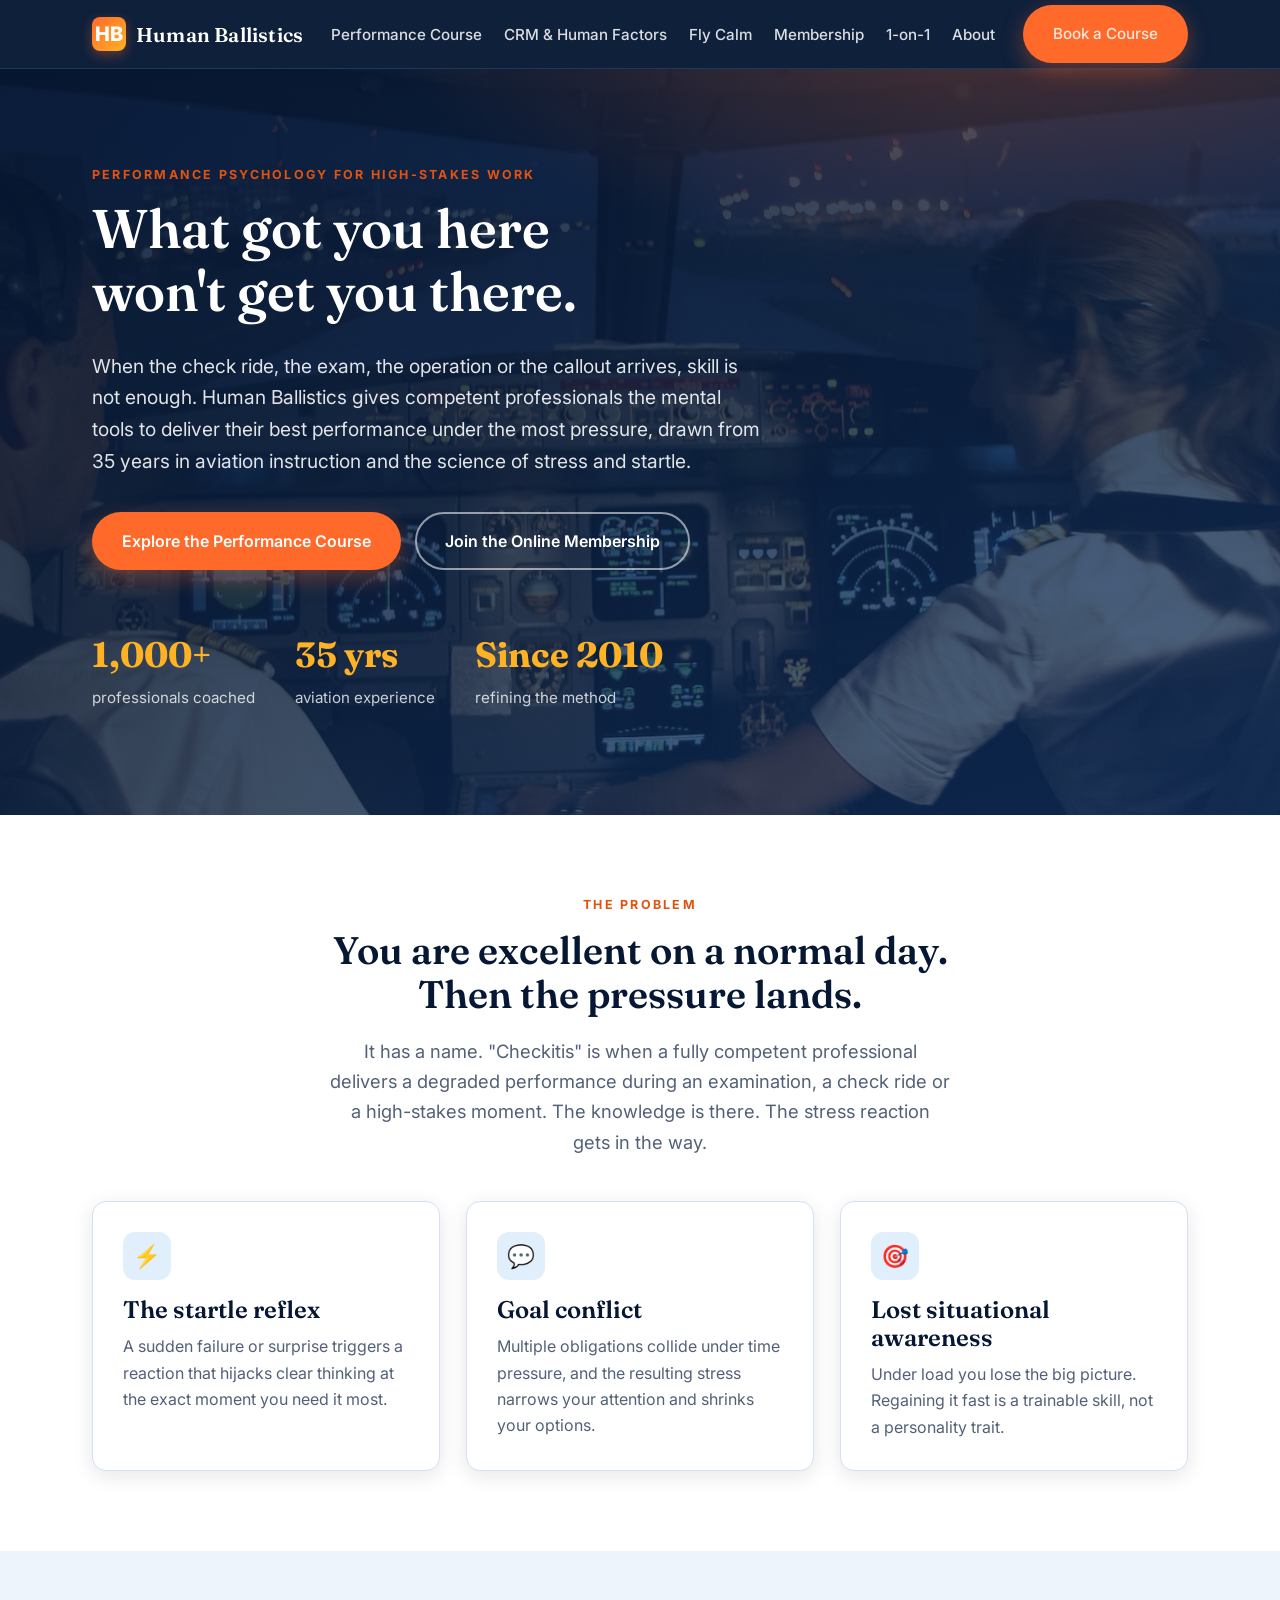
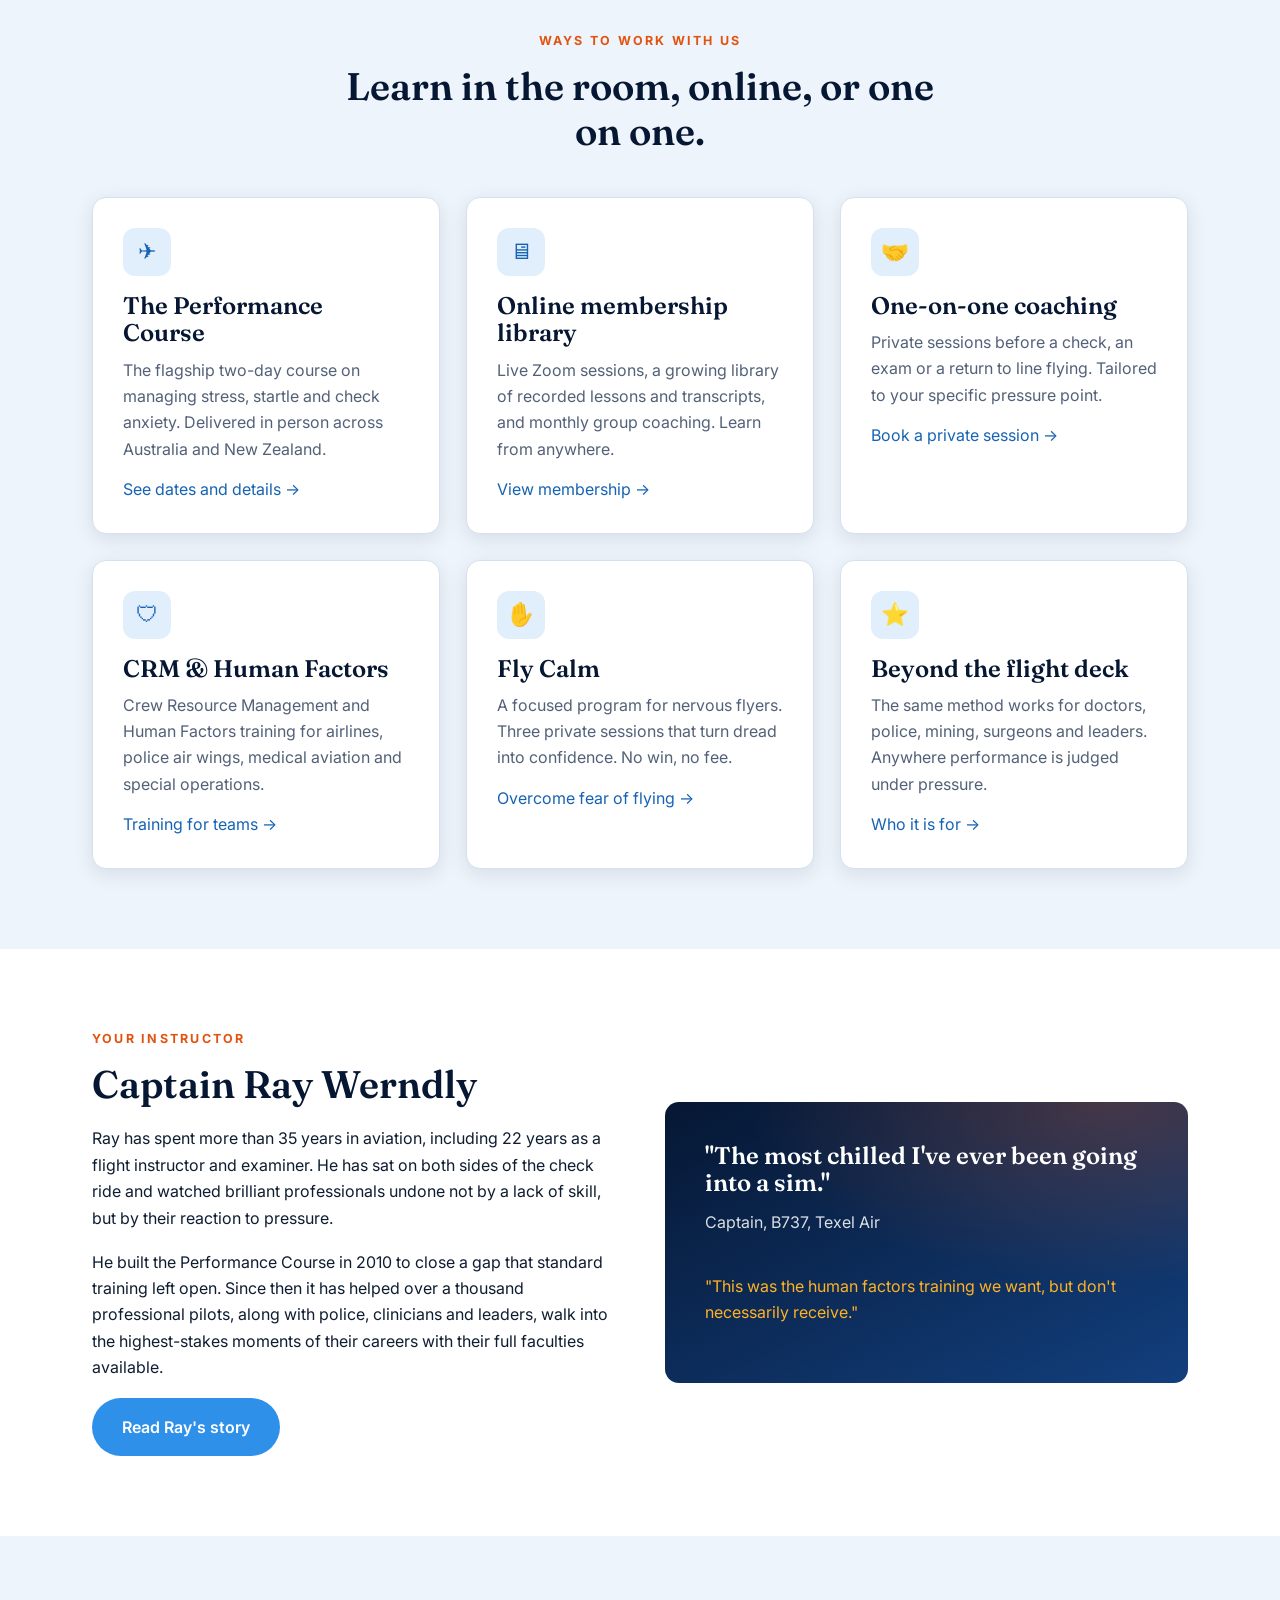
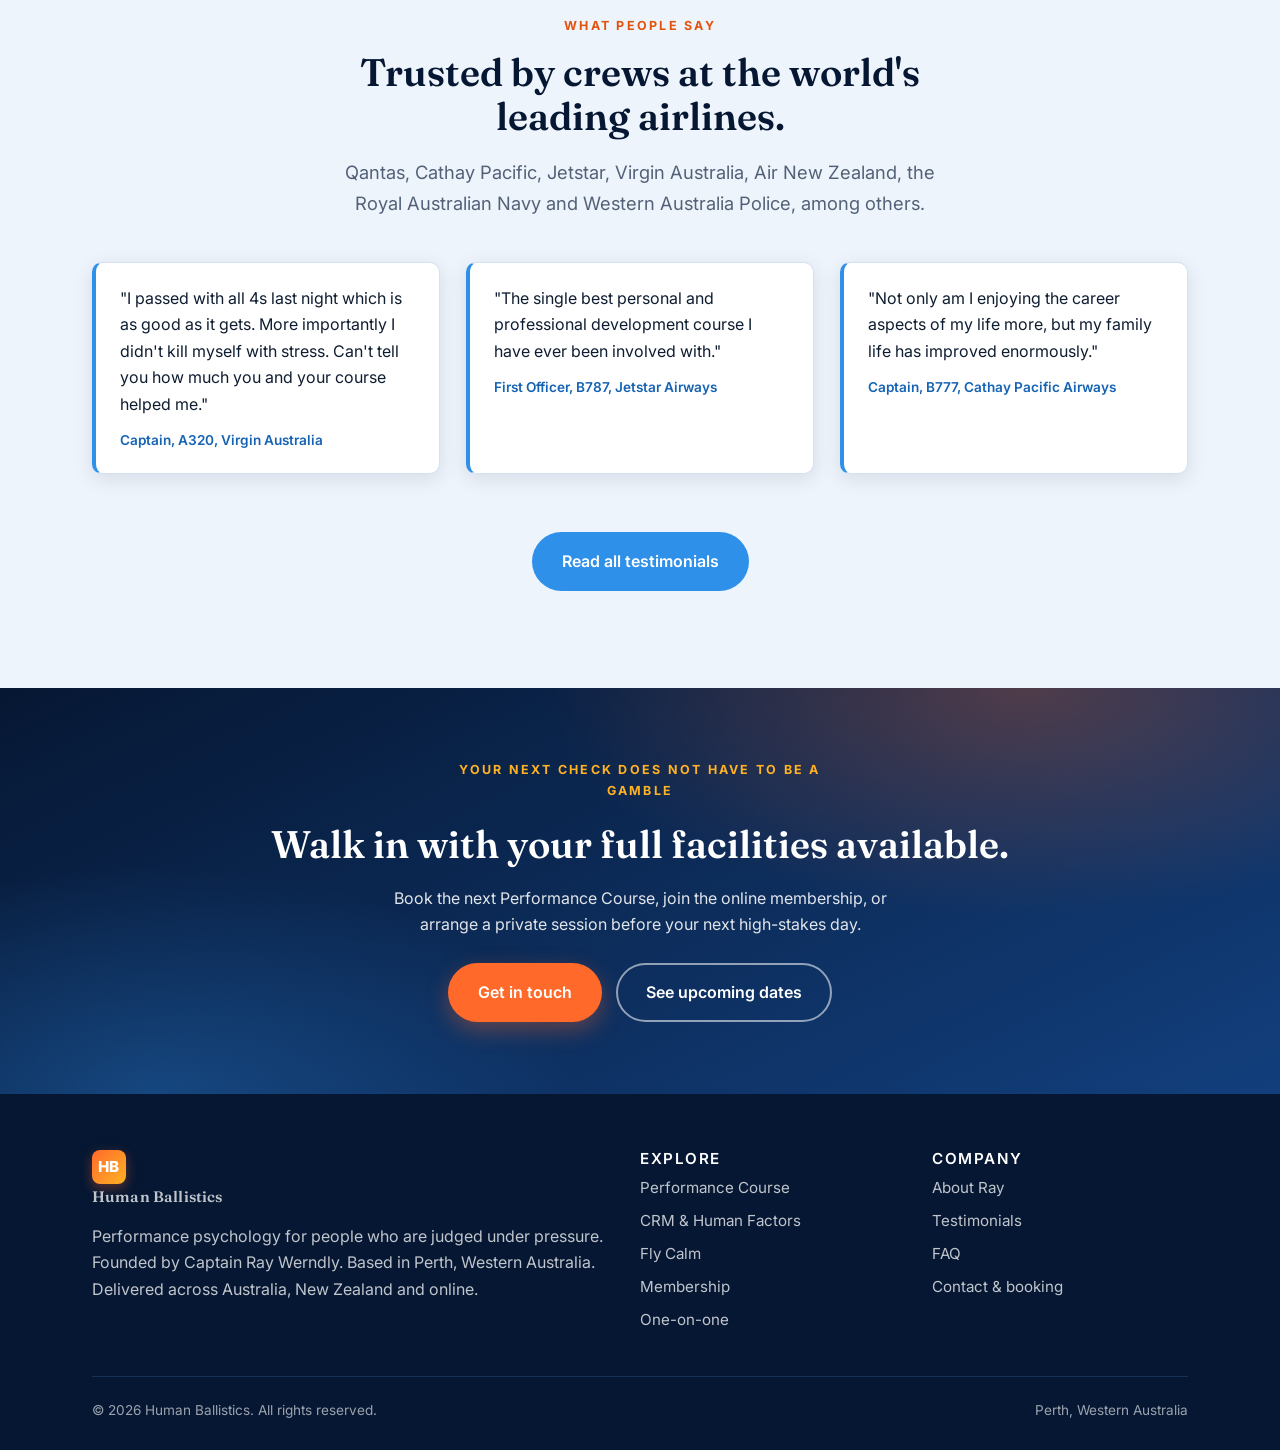
<file: index.html>
<!DOCTYPE html>
<html lang="en-AU">
<head>
  <meta charset="UTF-8">
  <meta name="viewport" content="width=device-width, initial-scale=1.0">
  <title>Human Ballistics | Performance Under Pressure for High-Stakes Professionals</title>
  <meta name="description" content="Human Ballistics helps pilots, doctors, police and high-stakes professionals perform at their best when it counts. Founded by Captain Ray Werndly. Live courses, online sessions and one-on-one coaching.">
  <link rel="preconnect" href="https://fonts.googleapis.com">
  <link rel="preconnect" href="https://fonts.gstatic.com" crossorigin>
  <link href="https://fonts.googleapis.com/css2?family=Fraunces:opsz,wght@9..144,400;9..144,600&family=Inter:wght@400;500;600;700&display=swap" rel="stylesheet">
  <link rel="stylesheet" href="css/styles.css">
</head>
<body>

  <!-- HEADER -->
  <header class="site-header">
    <div class="container nav">
      <a class="brand" href="index.html">
        <span class="mark">HB</span> Human Ballistics
      </a>
      <button class="nav-toggle" aria-label="Menu">&#9776;</button>
      <ul class="nav-links">
        <li><a href="performance-course.html">Performance Course</a></li>
        <li><a href="crm-humanfactors.html">CRM &amp; Human Factors</a></li>
        <li><a href="fly-calm.html">Fly Calm</a></li>
        <li><a href="membership.html">Membership</a></li>
        <li><a href="one-on-one.html">1-on-1</a></li>
        <li><a href="about.html">About</a></li>
        <li class="nav-cta"><a class="btn btn-primary" href="contact.html">Book a Course</a></li>
      </ul>
    </div>
  </header>

  <!-- HERO -->
  <section class="hero hero--photo" style="background-image:url('assets/hero-cockpit-dusk.jpg')">
    <div class="container">
      <p class="eyebrow">Performance psychology for high-stakes work</p>
      <h1>What got you here won't get you there.</h1>
      <p class="lead">When the check ride, the exam, the operation or the callout arrives, skill is not enough. Human Ballistics gives competent professionals the mental tools to deliver their best performance under the most pressure, drawn from 35 years in aviation instruction and the science of stress and startle.</p>
      <div class="hero-cta">
        <a class="btn btn-primary" href="performance-course.html">Explore the Performance Course</a>
        <a class="btn btn-ghost" href="membership.html">Join the Online Membership</a>
      </div>
      <div class="hero-stats">
        <div class="stat"><strong>1,000+</strong><span>professionals coached</span></div>
        <div class="stat"><strong>35 yrs</strong><span>aviation experience</span></div>
        <div class="stat"><strong>Since 2010</strong><span>refining the method</span></div>
      </div>
    </div>
  </section>

  <!-- PROBLEM -->
  <section class="section alt">
    <div class="container">
      <div class="section-head center">
        <p class="eyebrow">The problem</p>
        <h2>You are excellent on a normal day. Then the pressure lands.</h2>
        <p class="lead">It has a name. "Checkitis" is when a fully competent professional delivers a degraded performance during an examination, a check ride or a high-stakes moment. The knowledge is there. The stress reaction gets in the way.</p>
      </div>
      <div class="grid grid-3">
        <div class="card">
          <div class="icon">&#9889;</div>
          <h3>The startle reflex</h3>
          <p>A sudden failure or surprise triggers a reaction that hijacks clear thinking at the exact moment you need it most.</p>
        </div>
        <div class="card">
          <div class="icon">&#128172;</div>
          <h3>Goal conflict</h3>
          <p>Multiple obligations collide under time pressure, and the resulting stress narrows your attention and shrinks your options.</p>
        </div>
        <div class="card">
          <div class="icon">&#127919;</div>
          <h3>Lost situational awareness</h3>
          <p>Under load you lose the big picture. Regaining it fast is a trainable skill, not a personality trait.</p>
        </div>
      </div>
    </div>
  </section>

  <!-- OFFERINGS -->
  <section class="section">
    <div class="container">
      <div class="section-head center">
        <p class="eyebrow">Ways to work with us</p>
        <h2>Learn in the room, online, or one on one.</h2>
      </div>
      <div class="grid grid-3">
        <div class="card">
          <div class="icon">&#9992;</div>
          <h3>The Performance Course</h3>
          <p>The flagship two-day course on managing stress, startle and check anxiety. Delivered in person across Australia and New Zealand.</p>
          <p style="margin-top:14px"><a href="performance-course.html">See dates and details &rarr;</a></p>
        </div>
        <div class="card">
          <div class="icon">&#128421;</div>
          <h3>Online membership library</h3>
          <p>Live Zoom sessions, a growing library of recorded lessons and transcripts, and monthly group coaching. Learn from anywhere.</p>
          <p style="margin-top:14px"><a href="membership.html">View membership &rarr;</a></p>
        </div>
        <div class="card">
          <div class="icon">&#129309;</div>
          <h3>One-on-one coaching</h3>
          <p>Private sessions before a check, an exam or a return to line flying. Tailored to your specific pressure point.</p>
          <p style="margin-top:14px"><a href="one-on-one.html">Book a private session &rarr;</a></p>
        </div>
        <div class="card">
          <div class="icon">&#128737;</div>
          <h3>CRM &amp; Human Factors</h3>
          <p>Crew Resource Management and Human Factors training for airlines, police air wings, medical aviation and special operations.</p>
          <p style="margin-top:14px"><a href="crm-humanfactors.html">Training for teams &rarr;</a></p>
        </div>
        <div class="card">
          <div class="icon">&#9995;</div>
          <h3>Fly Calm</h3>
          <p>A focused program for nervous flyers. Three private sessions that turn dread into confidence. No win, no fee.</p>
          <p style="margin-top:14px"><a href="fly-calm.html">Overcome fear of flying &rarr;</a></p>
        </div>
        <div class="card">
          <div class="icon">&#11088;</div>
          <h3>Beyond the flight deck</h3>
          <p>The same method works for doctors, police, mining, surgeons and leaders. Anywhere performance is judged under pressure.</p>
          <p style="margin-top:14px"><a href="about.html">Who it is for &rarr;</a></p>
        </div>
      </div>
    </div>
  </section>

  <!-- FOUNDER -->
  <section class="section alt">
    <div class="container split">
      <div>
        <p class="eyebrow">Your instructor</p>
        <h2>Captain Ray Werndly</h2>
        <p>Ray has spent more than 35 years in aviation, including 22 years as a flight instructor and examiner. He has sat on both sides of the check ride and watched brilliant professionals undone not by a lack of skill, but by their reaction to pressure.</p>
        <p>He built the Performance Course in 2010 to close a gap that standard training left open. Since then it has helped over a thousand professional pilots, along with police, clinicians and leaders, walk into the highest-stakes moments of their careers with their full faculties available.</p>
        <a class="btn btn-dark" href="about.html">Read Ray's story</a>
      </div>
      <div class="panel">
        <h3>"The most chilled I've ever been going into a sim."</h3>
        <p>Captain, B737, Texel Air</p>
        <p style="margin-top:20px; color: var(--amber);">"This was the human factors training we want, but don't necessarily receive."</p>
      </div>
    </div>
  </section>

  <!-- TESTIMONIAL STRIP -->
  <section class="section">
    <div class="container">
      <div class="section-head center">
        <p class="eyebrow">What people say</p>
        <h2>Trusted by crews at the world's leading airlines.</h2>
        <p class="lead">Qantas, Cathay Pacific, Jetstar, Virgin Australia, Air New Zealand, the Royal Australian Navy and Western Australia Police, among others.</p>
      </div>
      <div class="grid grid-3">
        <div class="quote">
          <p>"I passed with all 4s last night which is as good as it gets. More importantly I didn't kill myself with stress. Can't tell you how much you and your course helped me."</p>
          <div class="who">Captain, A320, Virgin Australia</div>
        </div>
        <div class="quote">
          <p>"The single best personal and professional development course I have ever been involved with."</p>
          <div class="who">First Officer, B787, Jetstar Airways</div>
        </div>
        <div class="quote">
          <p>"Not only am I enjoying the career aspects of my life more, but my family life has improved enormously."</p>
          <div class="who">Captain, B777, Cathay Pacific Airways</div>
        </div>
      </div>
      <p class="center" style="margin-top:32px"><a class="btn btn-dark" href="testimonials.html">Read all testimonials</a></p>
    </div>
  </section>

  <!-- CTA BAND -->
  <section class="cta-band">
    <div class="container">
      <p class="eyebrow" style="color: var(--amber);">Your next check does not have to be a gamble</p>
      <h2>Walk in with your full facilities available.</h2>
      <p>Book the next Performance Course, join the online membership, or arrange a private session before your next high-stakes day.</p>
      <div class="hero-cta" style="justify-content:center">
        <a class="btn btn-primary" href="contact.html">Get in touch</a>
        <a class="btn btn-ghost" href="performance-course.html">See upcoming dates</a>
      </div>
    </div>
  </section>

  <!-- FOOTER -->
  <footer class="site-footer">
    <div class="container">
      <div class="footer-grid">
        <div>
          <a class="brand" href="index.html" style="margin-bottom:14px"><span class="mark">HB</span> Human Ballistics</a>
          <p>Performance psychology for people who are judged under pressure. Founded by Captain Ray Werndly. Based in Perth, Western Australia. Delivered across Australia, New Zealand and online.</p>
        </div>
        <div>
          <h4>Explore</h4>
          <a href="performance-course.html">Performance Course</a>
          <a href="crm-humanfactors.html">CRM &amp; Human Factors</a>
          <a href="fly-calm.html">Fly Calm</a>
          <a href="membership.html">Membership</a>
          <a href="one-on-one.html">One-on-one</a>
        </div>
        <div>
          <h4>Company</h4>
          <a href="about.html">About Ray</a>
          <a href="testimonials.html">Testimonials</a>
          <a href="faq.html">FAQ</a>
          <a href="contact.html">Contact &amp; booking</a>
        </div>
      </div>
      <!-- REBRAND NOTE: when the business is renamed, replace "Human Ballistics" and the "HB" monogram everywhere, and turn the line below into: Formerly Human Ballistics (humanballistics.com). -->
      <div class="footer-bottom">
        <span>&copy; <span class="year">2026</span> Human Ballistics. All rights reserved.</span>
        <span>Perth, Western Australia</span>
      </div>
    </div>
  </footer>

  <script src="js/main.js"></script>
</body>
</html>
</file>
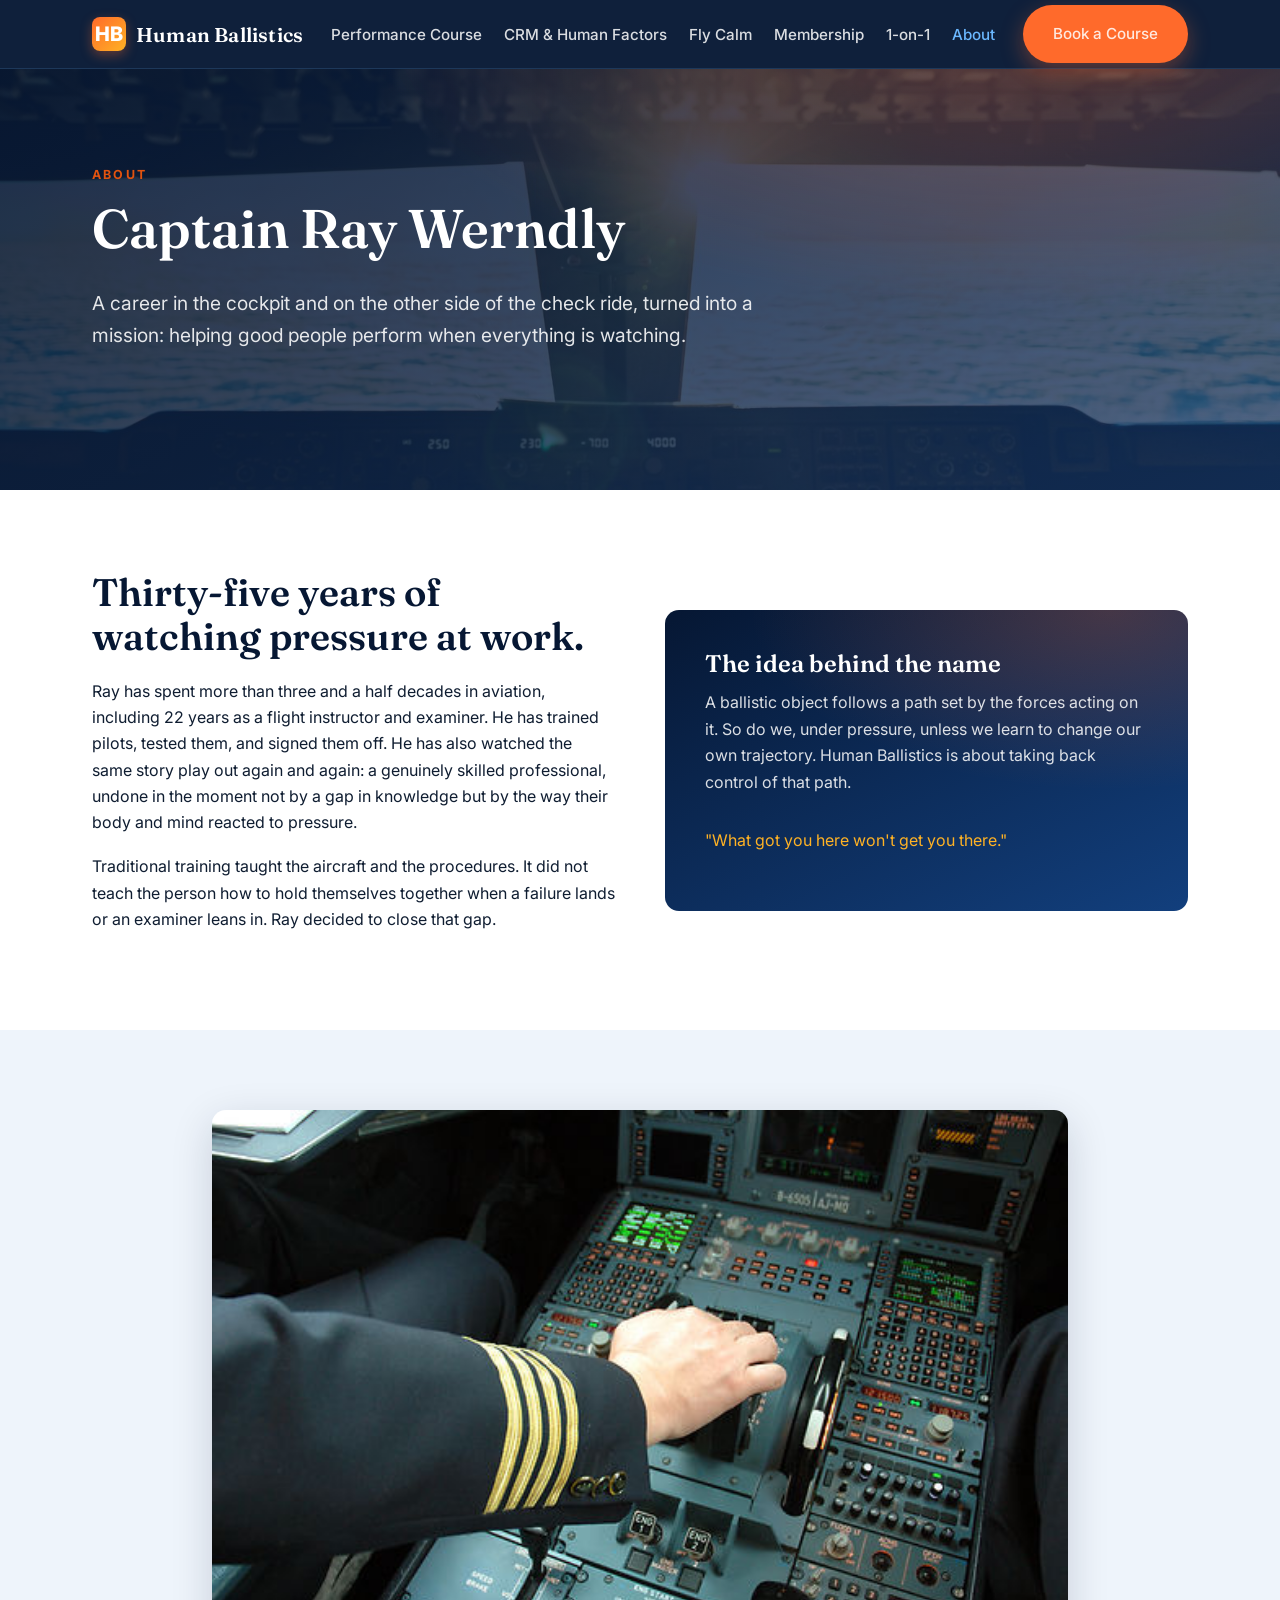
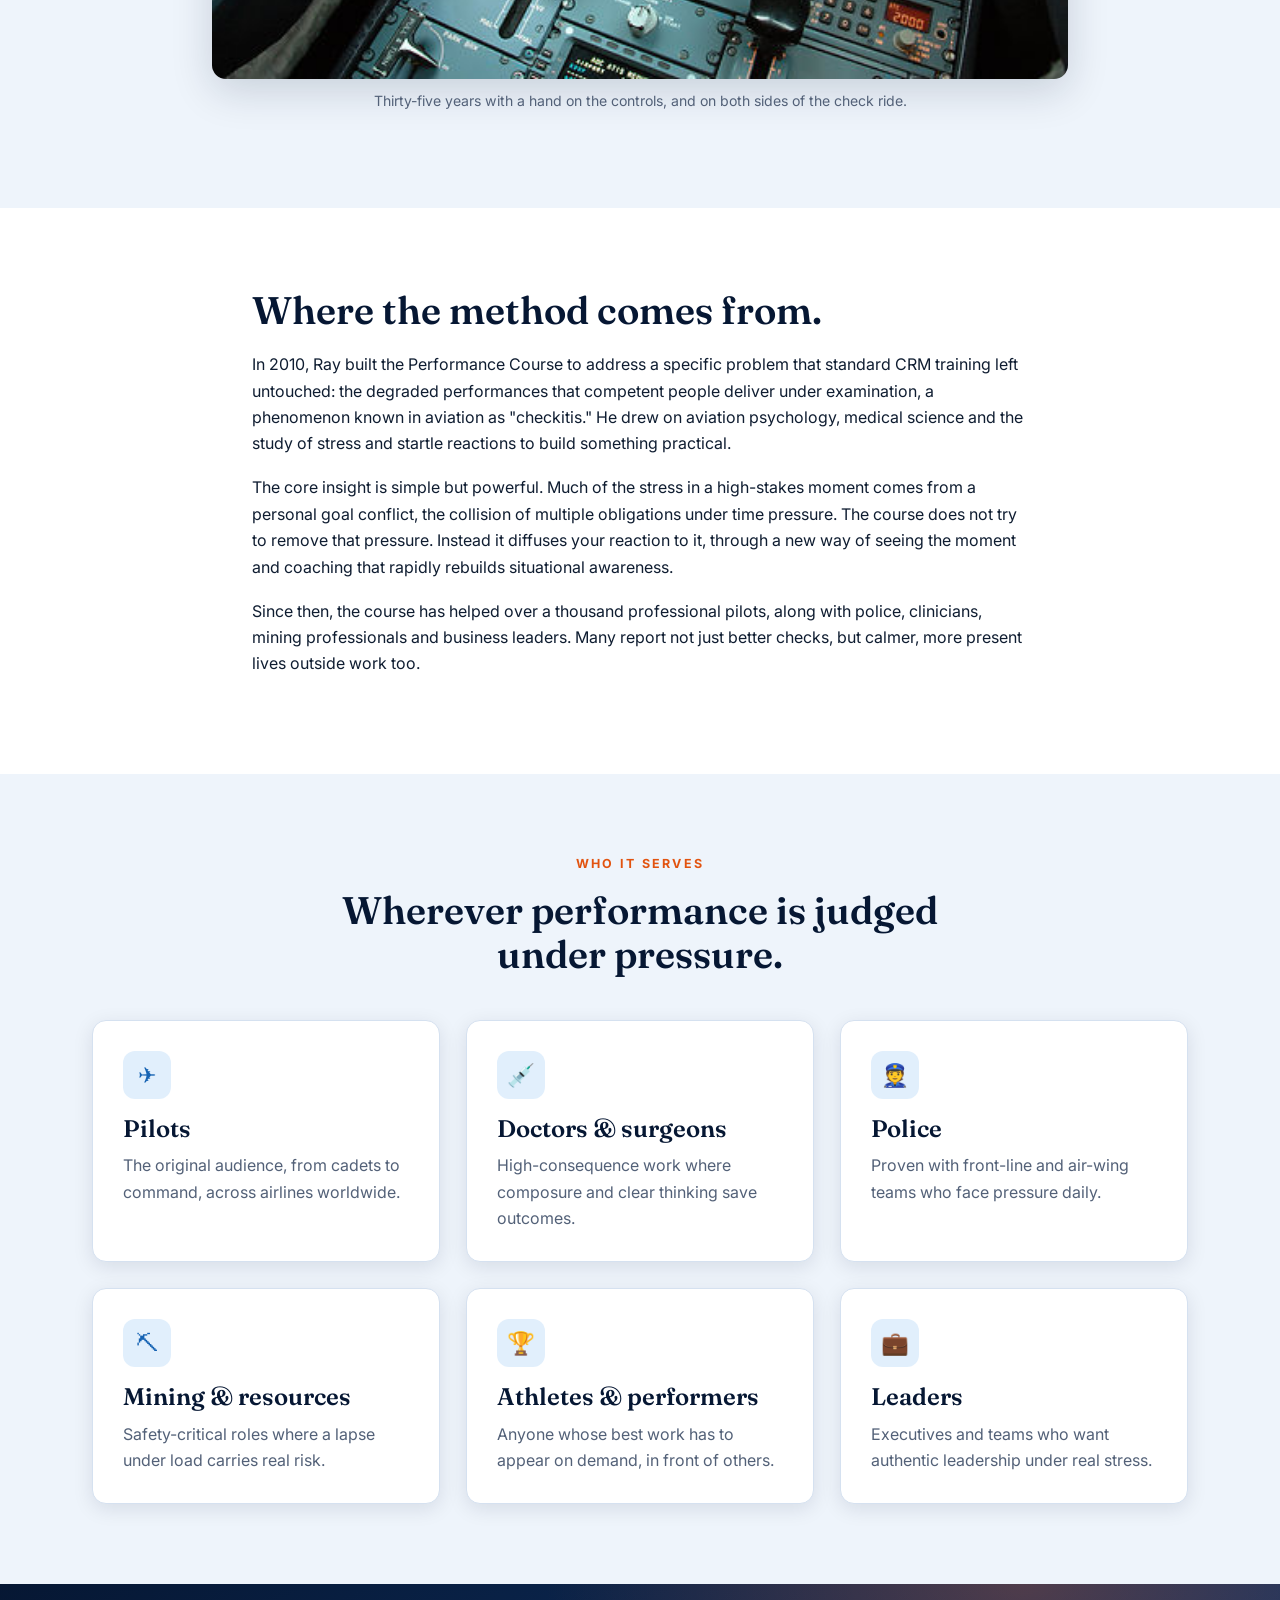
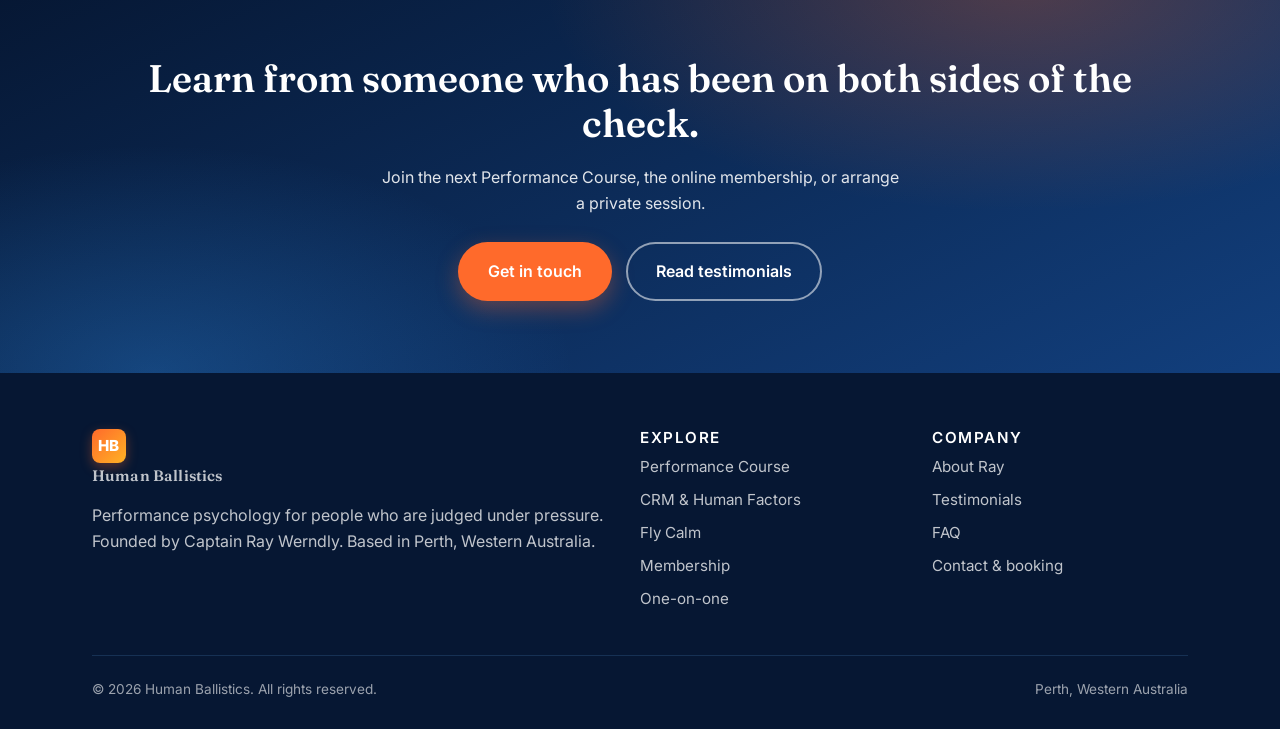
<file: about.html>
<!DOCTYPE html>
<html lang="en-AU">
<head>
  <meta charset="UTF-8">
  <meta name="viewport" content="width=device-width, initial-scale=1.0">
  <title>About Captain Ray Werndly | Human Ballistics</title>
  <meta name="description" content="Captain Ray Werndly spent 35 years in aviation, 22 as a flight instructor and examiner. In 2010 he built the Performance Course to help professionals perform under pressure.">
  <link rel="preconnect" href="https://fonts.googleapis.com">
  <link rel="preconnect" href="https://fonts.gstatic.com" crossorigin>
  <link href="https://fonts.googleapis.com/css2?family=Fraunces:opsz,wght@9..144,400;9..144,600&family=Inter:wght@400;500;600;700&display=swap" rel="stylesheet">
  <link rel="stylesheet" href="css/styles.css">
</head>
<body>

  <header class="site-header">
    <div class="container nav">
      <a class="brand" href="index.html"><span class="mark">HB</span> Human Ballistics</a>
      <button class="nav-toggle" aria-label="Menu">&#9776;</button>
      <ul class="nav-links">
        <li><a href="performance-course.html">Performance Course</a></li>
        <li><a href="crm-humanfactors.html">CRM &amp; Human Factors</a></li>
        <li><a href="fly-calm.html">Fly Calm</a></li>
        <li><a href="membership.html">Membership</a></li>
        <li><a href="one-on-one.html">1-on-1</a></li>
        <li><a class="active" href="about.html">About</a></li>
        <li class="nav-cta"><a class="btn btn-primary" href="contact.html">Book a Course</a></li>
      </ul>
    </div>
  </header>

  <section class="hero hero--photo" style="background-image:url('assets/about-hero.jpg')">
    <div class="container">
      <p class="eyebrow">About</p>
      <h1>Captain Ray Werndly</h1>
      <p class="lead">A career in the cockpit and on the other side of the check ride, turned into a mission: helping good people perform when everything is watching.</p>
    </div>
  </section>

  <section class="section alt">
    <div class="container split">
      <div>
        <h2>Thirty-five years of watching pressure at work.</h2>
        <p>Ray has spent more than three and a half decades in aviation, including 22 years as a flight instructor and examiner. He has trained pilots, tested them, and signed them off. He has also watched the same story play out again and again: a genuinely skilled professional, undone in the moment not by a gap in knowledge but by the way their body and mind reacted to pressure.</p>
        <p>Traditional training taught the aircraft and the procedures. It did not teach the person how to hold themselves together when a failure lands or an examiner leans in. Ray decided to close that gap.</p>
      </div>
      <div class="panel">
        <h3>The idea behind the name</h3>
        <p>A ballistic object follows a path set by the forces acting on it. So do we, under pressure, unless we learn to change our own trajectory. Human Ballistics is about taking back control of that path.</p>
        <p style="color:var(--amber);margin-top:14px">"What got you here won't get you there."</p>
      </div>
    </div>
  </section>

  <section class="section">
    <div class="container" style="max-width:900px">
      <img class="figure-img" src="assets/cockpit-throttle.jpg" alt="A captain's hand, four gold stripes on the sleeve, on the thrust levers of an airliner flight deck.">
      <p class="figure-cap">Thirty-five years with a hand on the controls, and on both sides of the check ride.</p>
    </div>
  </section>

  <section class="section alt">
    <div class="container" style="max-width:820px">
      <h2>Where the method comes from.</h2>
      <p>In 2010, Ray built the Performance Course to address a specific problem that standard CRM training left untouched: the degraded performances that competent people deliver under examination, a phenomenon known in aviation as "checkitis." He drew on aviation psychology, medical science and the study of stress and startle reactions to build something practical.</p>
      <p>The core insight is simple but powerful. Much of the stress in a high-stakes moment comes from a personal goal conflict, the collision of multiple obligations under time pressure. The course does not try to remove that pressure. Instead it diffuses your reaction to it, through a new way of seeing the moment and coaching that rapidly rebuilds situational awareness.</p>
      <p>Since then, the course has helped over a thousand professional pilots, along with police, clinicians, mining professionals and business leaders. Many report not just better checks, but calmer, more present lives outside work too.</p>
    </div>
  </section>

  <section class="section">
    <div class="container">
      <div class="section-head center">
        <p class="eyebrow">Who it serves</p>
        <h2>Wherever performance is judged under pressure.</h2>
      </div>
      <div class="grid grid-3">
        <div class="card"><div class="icon">&#9992;</div><h3>Pilots</h3><p>The original audience, from cadets to command, across airlines worldwide.</p></div>
        <div class="card"><div class="icon">&#128137;</div><h3>Doctors &amp; surgeons</h3><p>High-consequence work where composure and clear thinking save outcomes.</p></div>
        <div class="card"><div class="icon">&#128110;</div><h3>Police</h3><p>Proven with front-line and air-wing teams who face pressure daily.</p></div>
        <div class="card"><div class="icon">&#9935;</div><h3>Mining &amp; resources</h3><p>Safety-critical roles where a lapse under load carries real risk.</p></div>
        <div class="card"><div class="icon">&#127942;</div><h3>Athletes &amp; performers</h3><p>Anyone whose best work has to appear on demand, in front of others.</p></div>
        <div class="card"><div class="icon">&#128188;</div><h3>Leaders</h3><p>Executives and teams who want authentic leadership under real stress.</p></div>
      </div>
    </div>
  </section>

  <section class="cta-band">
    <div class="container">
      <h2>Learn from someone who has been on both sides of the check.</h2>
      <p>Join the next Performance Course, the online membership, or arrange a private session.</p>
      <div class="hero-cta" style="justify-content:center">
        <a class="btn btn-primary" href="contact.html">Get in touch</a>
        <a class="btn btn-ghost" href="testimonials.html">Read testimonials</a>
      </div>
    </div>
  </section>

  <footer class="site-footer">
    <div class="container">
      <div class="footer-grid">
        <div>
          <a class="brand" href="index.html" style="margin-bottom:14px"><span class="mark">HB</span> Human Ballistics</a>
          <p>Performance psychology for people who are judged under pressure. Founded by Captain Ray Werndly. Based in Perth, Western Australia.</p>
        </div>
        <div>
          <h4>Explore</h4>
          <a href="performance-course.html">Performance Course</a>
          <a href="crm-humanfactors.html">CRM &amp; Human Factors</a>
          <a href="fly-calm.html">Fly Calm</a>
          <a href="membership.html">Membership</a>
          <a href="one-on-one.html">One-on-one</a>
        </div>
        <div>
          <h4>Company</h4>
          <a href="about.html">About Ray</a>
          <a href="testimonials.html">Testimonials</a>
          <a href="faq.html">FAQ</a>
          <a href="contact.html">Contact &amp; booking</a>
        </div>
      </div>
      <!-- REBRAND NOTE: when the business is renamed, replace "Human Ballistics" and the "HB" monogram everywhere, and turn the line below into: Formerly Human Ballistics (humanballistics.com). -->
      <div class="footer-bottom">
        <span>&copy; <span class="year">2026</span> Human Ballistics. All rights reserved.</span>
        <span>Perth, Western Australia</span>
      </div>
    </div>
  </footer>

  <script src="js/main.js"></script>
</body>
</html>
</file>
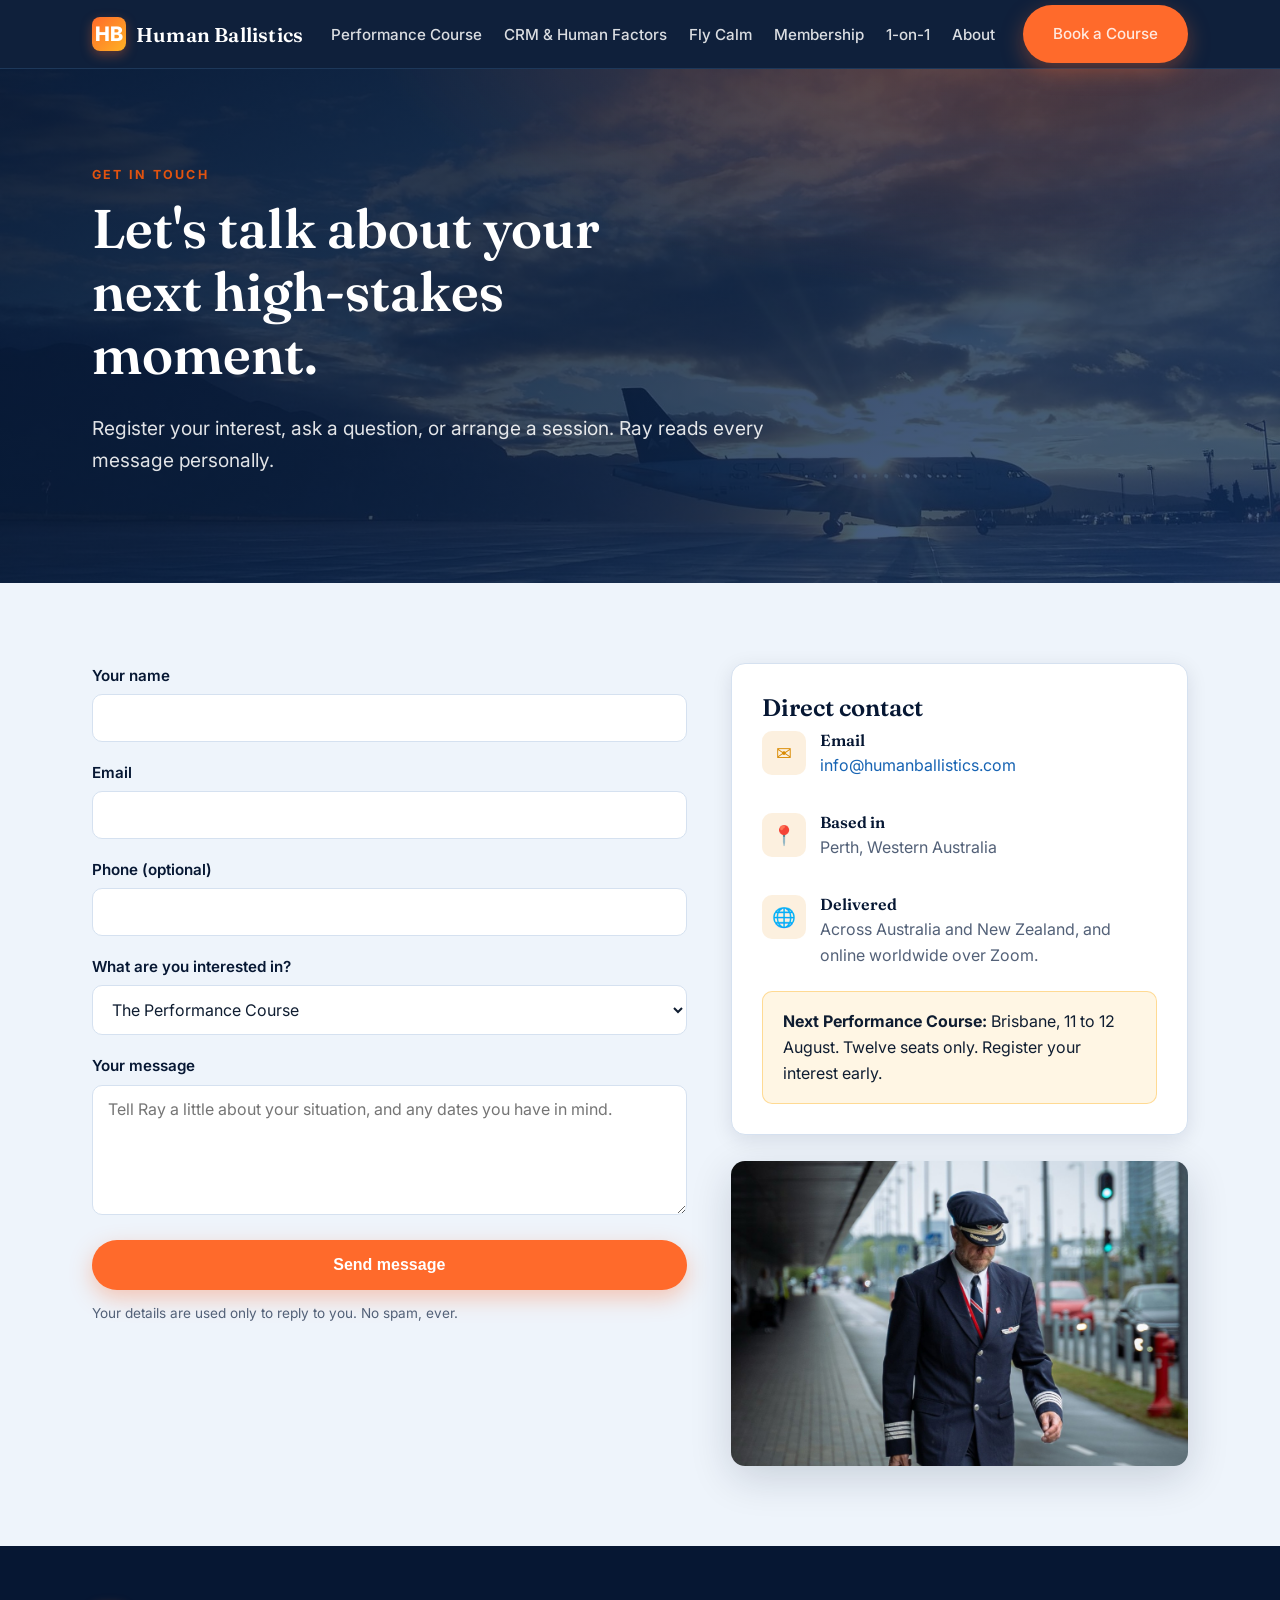
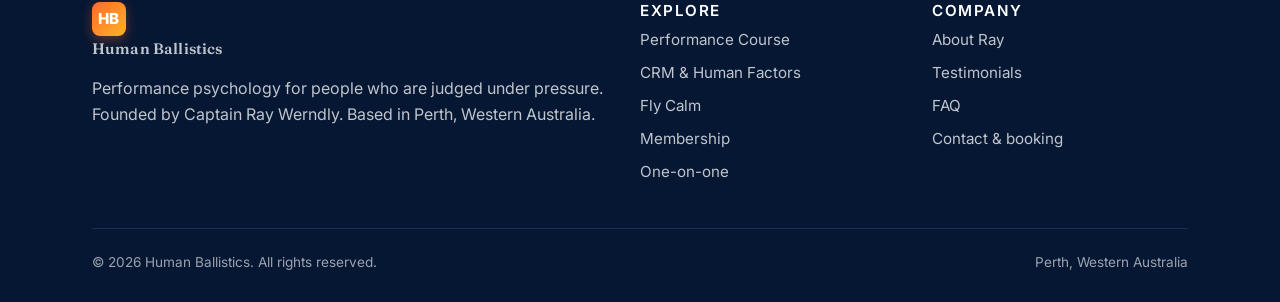
<file: contact.html>
<!DOCTYPE html>
<html lang="en-AU">
<head>
  <meta charset="UTF-8">
  <meta name="viewport" content="width=device-width, initial-scale=1.0">
  <title>Contact &amp; Booking | Human Ballistics</title>
  <meta name="description" content="Register your interest in the Performance Course, the online membership, one-on-one coaching, Fly Calm or CRM training. Based in Perth, Western Australia.">
  <link rel="preconnect" href="https://fonts.googleapis.com">
  <link rel="preconnect" href="https://fonts.gstatic.com" crossorigin>
  <link href="https://fonts.googleapis.com/css2?family=Fraunces:opsz,wght@9..144,400;9..144,600&family=Inter:wght@400;500;600;700&display=swap" rel="stylesheet">
  <link rel="stylesheet" href="css/styles.css">
  <style>
    .form-field { margin-bottom: 18px; }
    .form-field label { display:block; font-weight:600; color:var(--navy); margin-bottom:6px; font-size:0.95rem; }
    .form-field input, .form-field select, .form-field textarea {
      width:100%; padding:13px 15px; border:1px solid var(--line); border-radius:10px;
      font-family:var(--font-body); font-size:1rem; background:var(--white); color:var(--ink);
    }
    .form-field input:focus, .form-field select:focus, .form-field textarea:focus {
      outline:none; border-color:var(--amber); box-shadow:0 0 0 3px rgba(232,161,58,0.18);
    }
    .form-field textarea { min-height:130px; resize:vertical; }
    .contact-grid { display:grid; grid-template-columns:1.3fr 1fr; gap:44px; align-items:start; }
    @media (max-width:900px){ .contact-grid{ grid-template-columns:1fr; } }
    .contact-detail { display:flex; gap:14px; align-items:flex-start; margin-bottom:22px; }
    .contact-detail .icon {
      width:44px;height:44px;border-radius:10px;flex:0 0 auto;
      background:rgba(232,161,58,0.16);color:var(--amber-dark);
      display:grid;place-items:center;font-size:1.2rem;
    }
    .contact-detail h4 { margin:0 0 2px; }
    .contact-detail p { margin:0; color:var(--muted); }
  </style>
</head>
<body>

  <header class="site-header">
    <div class="container nav">
      <a class="brand" href="index.html"><span class="mark">HB</span> Human Ballistics</a>
      <button class="nav-toggle" aria-label="Menu">&#9776;</button>
      <ul class="nav-links">
        <li><a href="performance-course.html">Performance Course</a></li>
        <li><a href="crm-humanfactors.html">CRM &amp; Human Factors</a></li>
        <li><a href="fly-calm.html">Fly Calm</a></li>
        <li><a href="membership.html">Membership</a></li>
        <li><a href="one-on-one.html">1-on-1</a></li>
        <li><a href="about.html">About</a></li>
        <li class="nav-cta"><a class="btn btn-primary" href="contact.html">Book a Course</a></li>
      </ul>
    </div>
  </header>

  <section class="hero hero--photo" style="padding-bottom:72px; background-image:url('assets/contact-hero.jpg')">
    <div class="container">
      <p class="eyebrow">Get in touch</p>
      <h1>Let's talk about your next high-stakes moment.</h1>
      <p class="lead">Register your interest, ask a question, or arrange a session. Ray reads every message personally.</p>
    </div>
  </section>

  <section class="section">
    <div class="container">
      <div class="contact-grid">
        <div>
          <!-- IMPORTANT: replace the action URL below with your Formspree form ID.
               1. Create a free form at https://formspree.io
               2. Paste your endpoint, e.g. https://formspree.io/f/abcdwxyz  -->
          <form action="https://formspree.io/f/YOUR_FORM_ID" method="POST">
            <div class="form-field">
              <label for="name">Your name</label>
              <input type="text" id="name" name="name" required>
            </div>
            <div class="form-field">
              <label for="email">Email</label>
              <input type="email" id="email" name="email" required>
            </div>
            <div class="form-field">
              <label for="phone">Phone (optional)</label>
              <input type="tel" id="phone" name="phone">
            </div>
            <div class="form-field">
              <label for="interest">What are you interested in?</label>
              <select id="interest" name="interest">
                <option>The Performance Course</option>
                <option>Online membership</option>
                <option>One-on-one coaching</option>
                <option>Fly Calm (fear of flying)</option>
                <option>CRM &amp; Human Factors for my team</option>
                <option>Something else</option>
              </select>
            </div>
            <div class="form-field">
              <label for="message">Your message</label>
              <textarea id="message" name="message" placeholder="Tell Ray a little about your situation, and any dates you have in mind."></textarea>
            </div>
            <button type="submit" class="btn btn-primary" style="width:100%">Send message</button>
            <p style="font-size:0.85rem;color:var(--muted);margin-top:12px">Your details are used only to reply to you. No spam, ever.</p>
          </form>
        </div>
        <div>
          <div class="card">
            <h3 style="margin-top:0">Direct contact</h3>
            <div class="contact-detail">
              <div class="icon">&#9993;</div>
              <div><h4>Email</h4><p><a href="mailto:info@humanballistics.com">info@humanballistics.com</a></p></div>
            </div>
            <div class="contact-detail">
              <div class="icon">&#128205;</div>
              <div><h4>Based in</h4><p>Perth, Western Australia</p></div>
            </div>
            <div class="contact-detail">
              <div class="icon">&#127760;</div>
              <div><h4>Delivered</h4><p>Across Australia and New Zealand, and online worldwide over Zoom.</p></div>
            </div>
            <div class="note" style="margin-top:8px">
              <strong>Next Performance Course:</strong> Brisbane, 11 to 12 August. Twelve seats only. Register your interest early.
            </div>
          </div>
          <img class="media-round" style="object-position:center 14%; margin-top:26px" src="assets/contact-captain.jpg" alt="A uniformed airline captain walking to the terminal with a flight bag.">
        </div>
      </div>
    </div>
  </section>

  <footer class="site-footer">
    <div class="container">
      <div class="footer-grid">
        <div>
          <a class="brand" href="index.html" style="margin-bottom:14px"><span class="mark">HB</span> Human Ballistics</a>
          <p>Performance psychology for people who are judged under pressure. Founded by Captain Ray Werndly. Based in Perth, Western Australia.</p>
        </div>
        <div>
          <h4>Explore</h4>
          <a href="performance-course.html">Performance Course</a>
          <a href="crm-humanfactors.html">CRM &amp; Human Factors</a>
          <a href="fly-calm.html">Fly Calm</a>
          <a href="membership.html">Membership</a>
          <a href="one-on-one.html">One-on-one</a>
        </div>
        <div>
          <h4>Company</h4>
          <a href="about.html">About Ray</a>
          <a href="testimonials.html">Testimonials</a>
          <a href="faq.html">FAQ</a>
          <a href="contact.html">Contact &amp; booking</a>
        </div>
      </div>
      <!-- REBRAND NOTE: when the business is renamed, replace "Human Ballistics" and the "HB" monogram everywhere, and turn the line below into: Formerly Human Ballistics (humanballistics.com). -->
      <div class="footer-bottom">
        <span>&copy; <span class="year">2026</span> Human Ballistics. All rights reserved.</span>
        <span>Perth, Western Australia</span>
      </div>
    </div>
  </footer>

  <script src="js/main.js"></script>
</body>
</html>
</file>
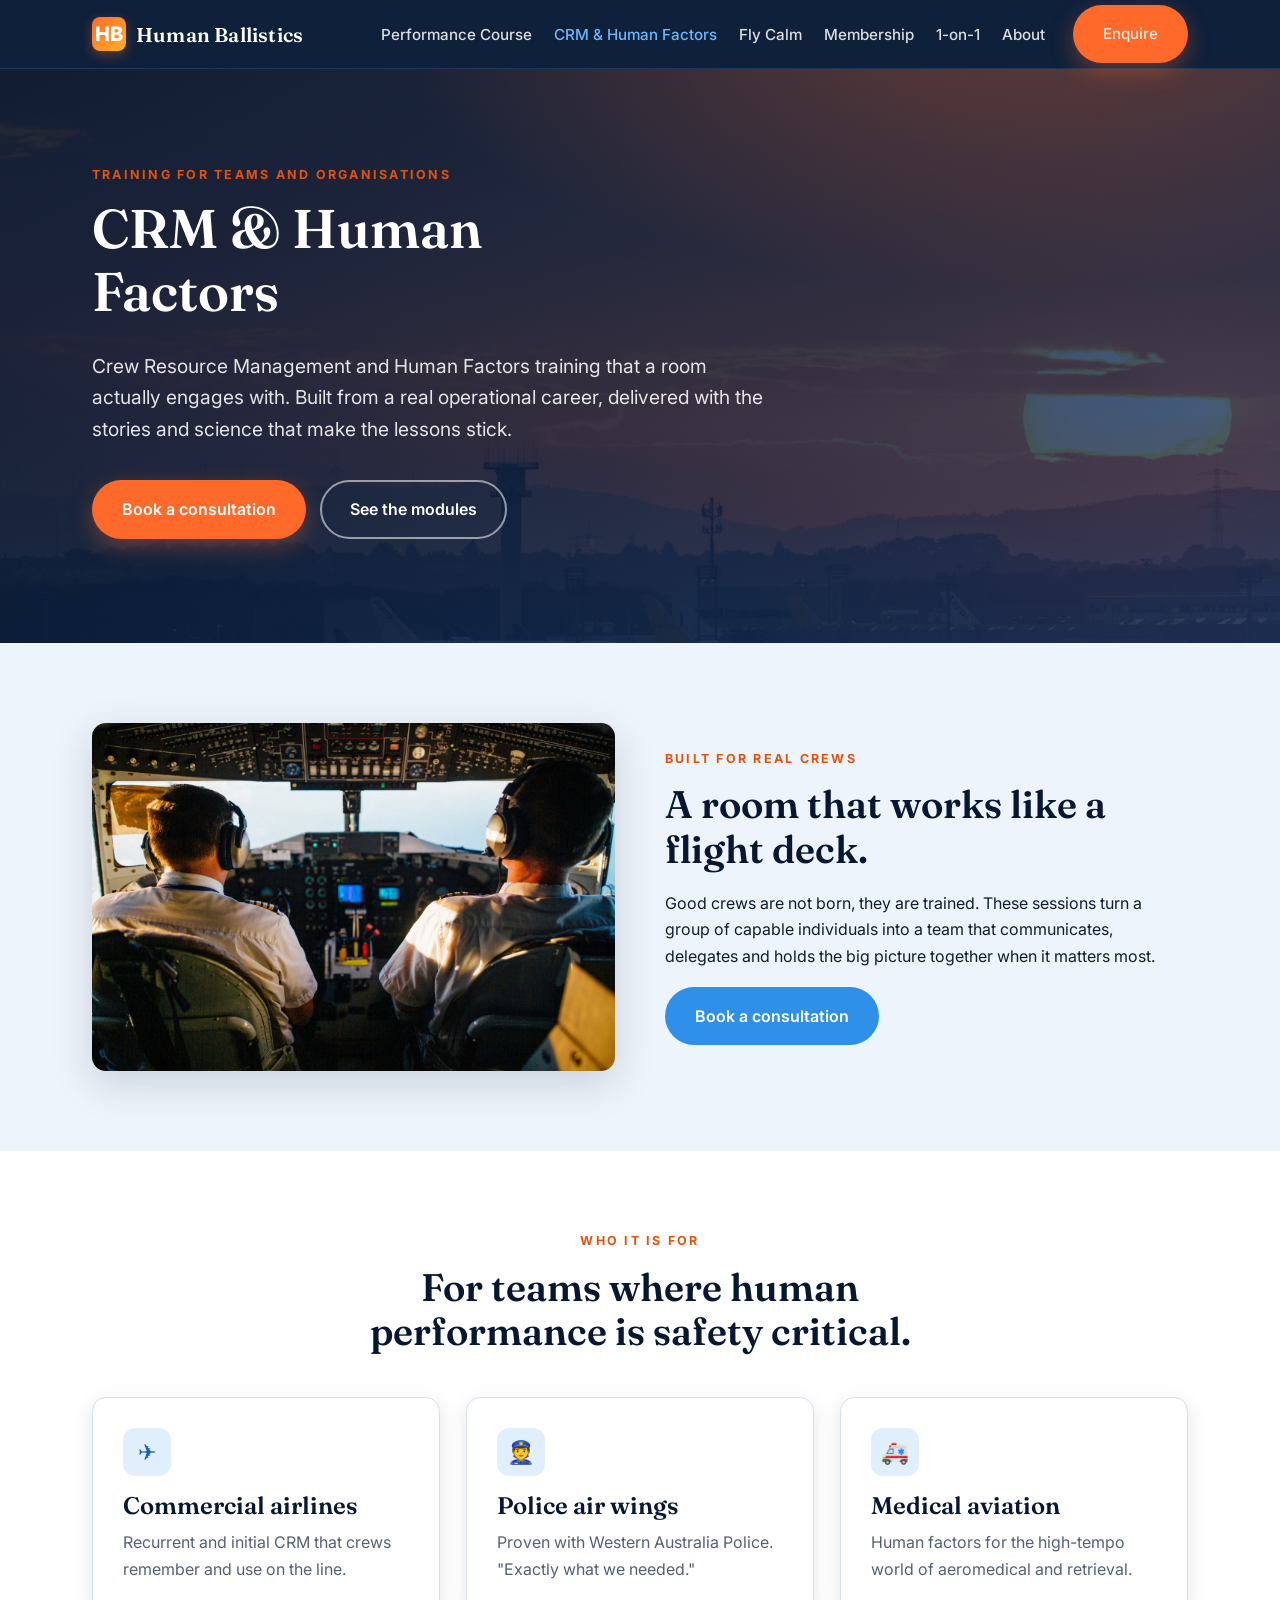
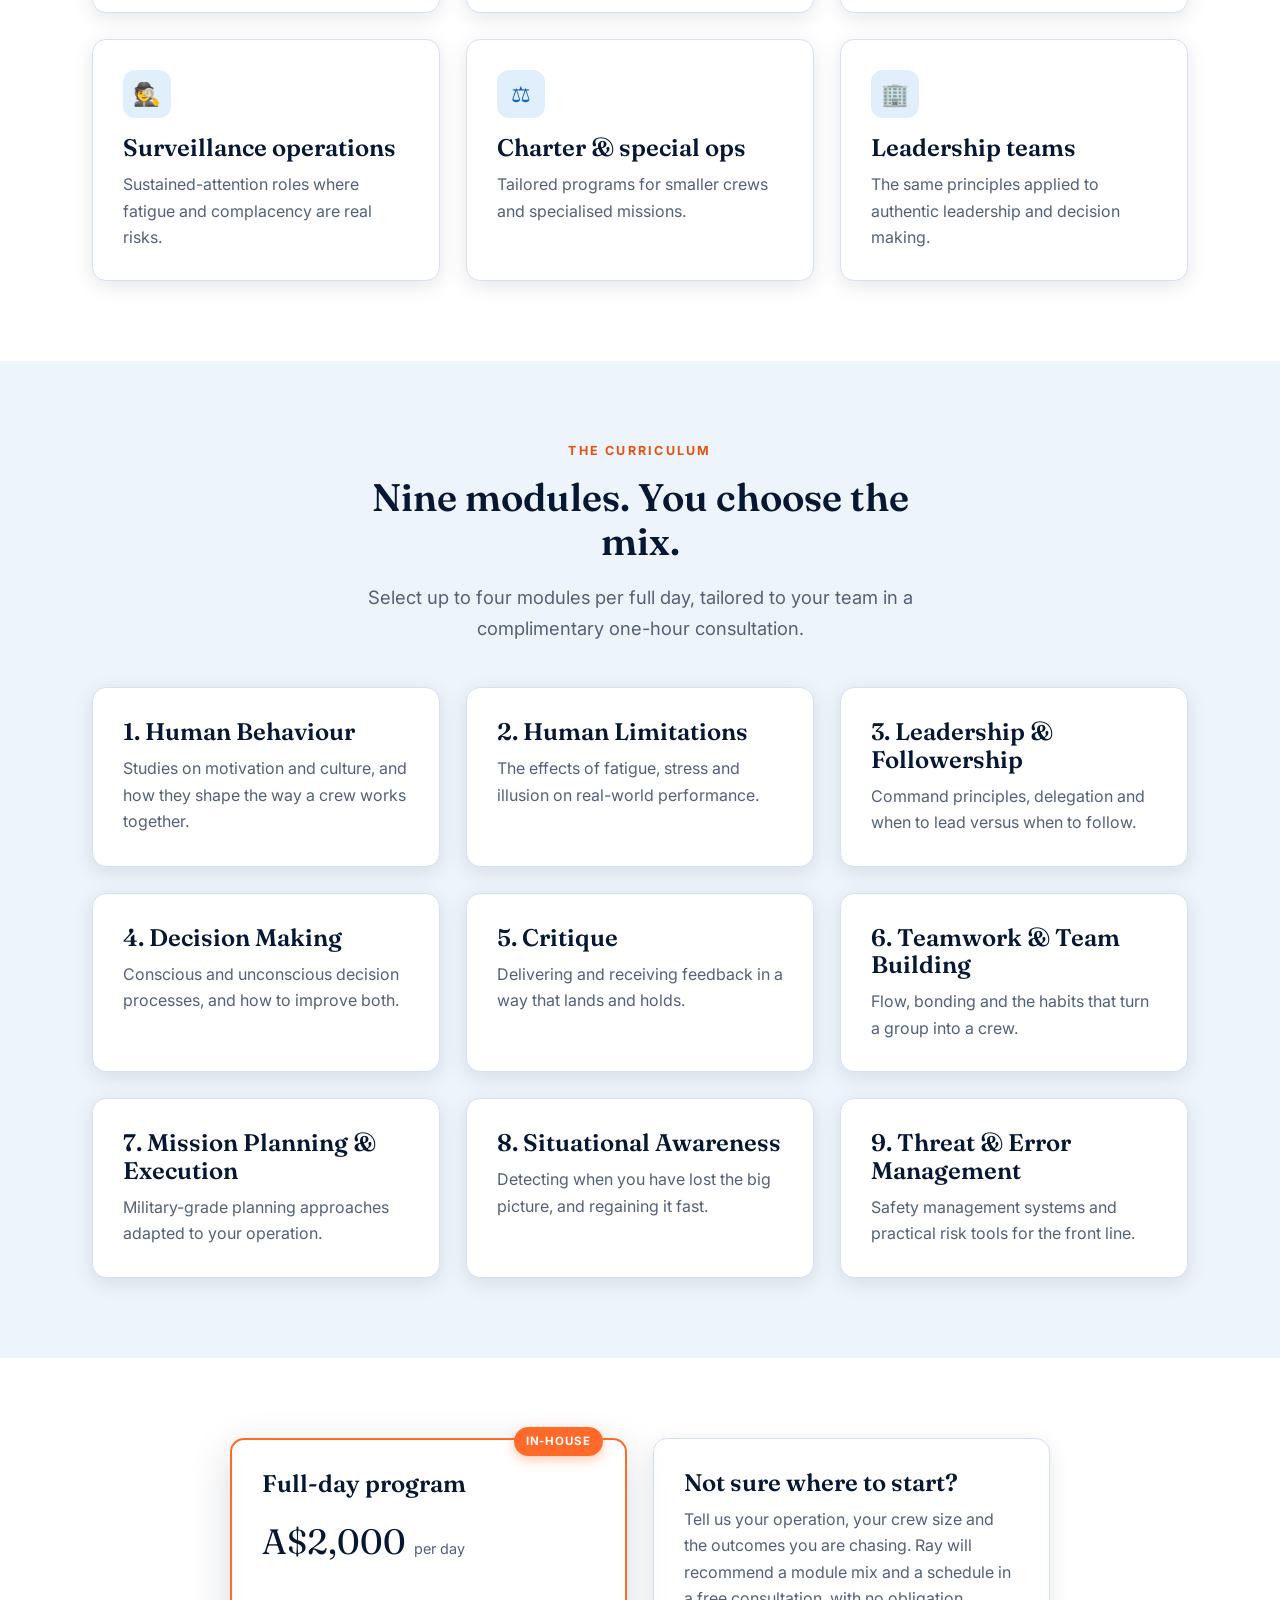
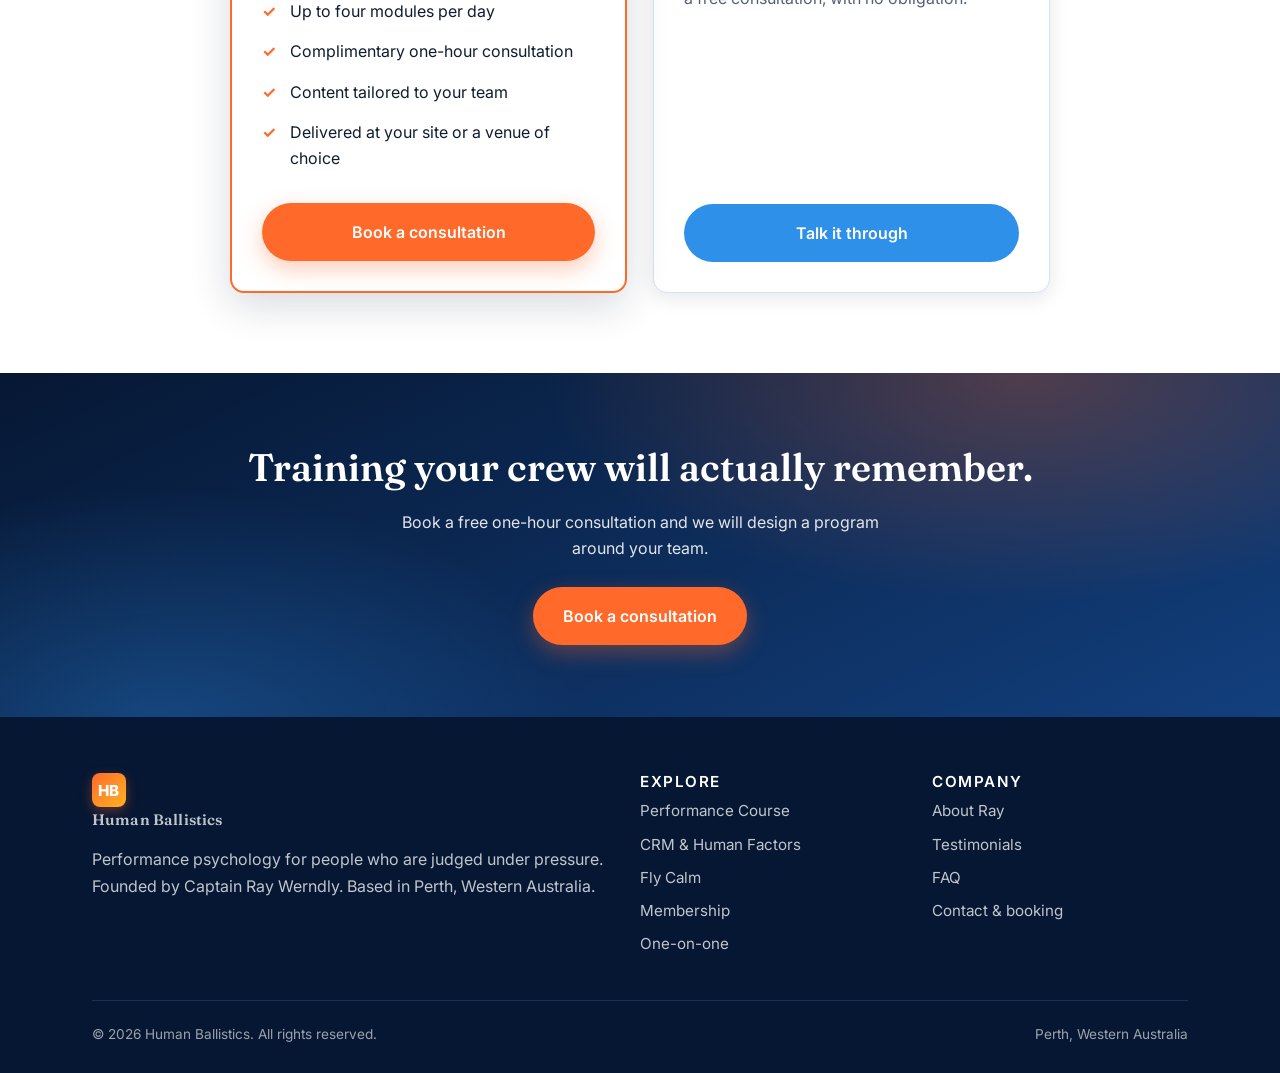
<file: crm-humanfactors.html>
<!DOCTYPE html>
<html lang="en-AU">
<head>
  <meta charset="UTF-8">
  <meta name="viewport" content="width=device-width, initial-scale=1.0">
  <title>CRM &amp; Human Factors Training | Human Ballistics</title>
  <meta name="description" content="Crew Resource Management and Human Factors training for airlines, police air wings, medical aviation and special operations. Nine modules, tailored to your team.">
  <link rel="preconnect" href="https://fonts.googleapis.com">
  <link rel="preconnect" href="https://fonts.gstatic.com" crossorigin>
  <link href="https://fonts.googleapis.com/css2?family=Fraunces:opsz,wght@9..144,400;9..144,600&family=Inter:wght@400;500;600;700&display=swap" rel="stylesheet">
  <link rel="stylesheet" href="css/styles.css">
</head>
<body>

  <header class="site-header">
    <div class="container nav">
      <a class="brand" href="index.html"><span class="mark">HB</span> Human Ballistics</a>
      <button class="nav-toggle" aria-label="Menu">&#9776;</button>
      <ul class="nav-links">
        <li><a href="performance-course.html">Performance Course</a></li>
        <li><a class="active" href="crm-humanfactors.html">CRM &amp; Human Factors</a></li>
        <li><a href="fly-calm.html">Fly Calm</a></li>
        <li><a href="membership.html">Membership</a></li>
        <li><a href="one-on-one.html">1-on-1</a></li>
        <li><a href="about.html">About</a></li>
        <li class="nav-cta"><a class="btn btn-primary" href="contact.html">Enquire</a></li>
      </ul>
    </div>
  </header>

  <section class="hero hero--photo" style="background-image:url('assets/crm-hero.jpg')">
    <div class="container">
      <p class="eyebrow">Training for teams and organisations</p>
      <h1>CRM &amp; Human Factors</h1>
      <p class="lead">Crew Resource Management and Human Factors training that a room actually engages with. Built from a real operational career, delivered with the stories and science that make the lessons stick.</p>
      <div class="hero-cta">
        <a class="btn btn-primary" href="contact.html">Book a consultation</a>
        <a class="btn btn-ghost" href="#modules">See the modules</a>
      </div>
    </div>
  </section>

  <section class="section">
    <div class="container split">
      <div>
        <img class="media-round" src="assets/crm-crew.jpg" alt="Two pilots working side by side in the cockpit, headsets on, coordinating as a crew.">
      </div>
      <div>
        <p class="eyebrow">Built for real crews</p>
        <h2>A room that works like a flight deck.</h2>
        <p>Good crews are not born, they are trained. These sessions turn a group of capable individuals into a team that communicates, delegates and holds the big picture together when it matters most.</p>
        <a class="btn btn-dark" href="contact.html">Book a consultation</a>
      </div>
    </div>
  </section>

  <section class="section alt">
    <div class="container">
      <div class="section-head center">
        <p class="eyebrow">Who it is for</p>
        <h2>For teams where human performance is safety critical.</h2>
      </div>
      <div class="grid grid-3">
        <div class="card"><div class="icon">&#9992;</div><h3>Commercial airlines</h3><p>Recurrent and initial CRM that crews remember and use on the line.</p></div>
        <div class="card"><div class="icon">&#128110;</div><h3>Police air wings</h3><p>Proven with Western Australia Police. "Exactly what we needed."</p></div>
        <div class="card"><div class="icon">&#128657;</div><h3>Medical aviation</h3><p>Human factors for the high-tempo world of aeromedical and retrieval.</p></div>
        <div class="card"><div class="icon">&#128373;</div><h3>Surveillance operations</h3><p>Sustained-attention roles where fatigue and complacency are real risks.</p></div>
        <div class="card"><div class="icon">&#9878;</div><h3>Charter &amp; special ops</h3><p>Tailored programs for smaller crews and specialised missions.</p></div>
        <div class="card"><div class="icon">&#127970;</div><h3>Leadership teams</h3><p>The same principles applied to authentic leadership and decision making.</p></div>
      </div>
    </div>
  </section>

  <section class="section" id="modules">
    <div class="container">
      <div class="section-head center">
        <p class="eyebrow">The curriculum</p>
        <h2>Nine modules. You choose the mix.</h2>
        <p class="lead">Select up to four modules per full day, tailored to your team in a complimentary one-hour consultation.</p>
      </div>
      <div class="grid grid-3">
        <div class="card"><h3>1. Human Behaviour</h3><p>Studies on motivation and culture, and how they shape the way a crew works together.</p></div>
        <div class="card"><h3>2. Human Limitations</h3><p>The effects of fatigue, stress and illusion on real-world performance.</p></div>
        <div class="card"><h3>3. Leadership &amp; Followership</h3><p>Command principles, delegation and when to lead versus when to follow.</p></div>
        <div class="card"><h3>4. Decision Making</h3><p>Conscious and unconscious decision processes, and how to improve both.</p></div>
        <div class="card"><h3>5. Critique</h3><p>Delivering and receiving feedback in a way that lands and holds.</p></div>
        <div class="card"><h3>6. Teamwork &amp; Team Building</h3><p>Flow, bonding and the habits that turn a group into a crew.</p></div>
        <div class="card"><h3>7. Mission Planning &amp; Execution</h3><p>Military-grade planning approaches adapted to your operation.</p></div>
        <div class="card"><h3>8. Situational Awareness</h3><p>Detecting when you have lost the big picture, and regaining it fast.</p></div>
        <div class="card"><h3>9. Threat &amp; Error Management</h3><p>Safety management systems and practical risk tools for the front line.</p></div>
      </div>
    </div>
  </section>

  <section class="section alt">
    <div class="container">
      <div class="grid grid-2" style="max-width:820px;margin:0 auto">
        <div class="card price-card featured">
          <span class="badge-pop">In-house</span>
          <h3>Full-day program</h3>
          <div class="price">A$2,000 <small>per day</small></div>
          <ul>
            <li>Up to four modules per day</li>
            <li>Complimentary one-hour consultation</li>
            <li>Content tailored to your team</li>
            <li>Delivered at your site or a venue of choice</li>
          </ul>
          <a class="btn btn-primary" href="contact.html">Book a consultation</a>
        </div>
        <div class="card price-card">
          <h3>Not sure where to start?</h3>
          <p style="color:var(--muted)">Tell us your operation, your crew size and the outcomes you are chasing. Ray will recommend a module mix and a schedule in a free consultation, with no obligation.</p>
          <a class="btn btn-dark" href="contact.html" style="margin-top:auto">Talk it through</a>
        </div>
      </div>
    </div>
  </section>

  <section class="cta-band">
    <div class="container">
      <h2>Training your crew will actually remember.</h2>
      <p>Book a free one-hour consultation and we will design a program around your team.</p>
      <a class="btn btn-primary" href="contact.html">Book a consultation</a>
    </div>
  </section>

  <footer class="site-footer">
    <div class="container">
      <div class="footer-grid">
        <div>
          <a class="brand" href="index.html" style="margin-bottom:14px"><span class="mark">HB</span> Human Ballistics</a>
          <p>Performance psychology for people who are judged under pressure. Founded by Captain Ray Werndly. Based in Perth, Western Australia.</p>
        </div>
        <div>
          <h4>Explore</h4>
          <a href="performance-course.html">Performance Course</a>
          <a href="crm-humanfactors.html">CRM &amp; Human Factors</a>
          <a href="fly-calm.html">Fly Calm</a>
          <a href="membership.html">Membership</a>
          <a href="one-on-one.html">One-on-one</a>
        </div>
        <div>
          <h4>Company</h4>
          <a href="about.html">About Ray</a>
          <a href="testimonials.html">Testimonials</a>
          <a href="faq.html">FAQ</a>
          <a href="contact.html">Contact &amp; booking</a>
        </div>
      </div>
      <!-- REBRAND NOTE: when the business is renamed, replace "Human Ballistics" and the "HB" monogram everywhere, and turn the line below into: Formerly Human Ballistics (humanballistics.com). -->
      <div class="footer-bottom">
        <span>&copy; <span class="year">2026</span> Human Ballistics. All rights reserved.</span>
        <span>Perth, Western Australia</span>
      </div>
    </div>
  </footer>

  <script src="js/main.js"></script>
</body>
</html>
</file>
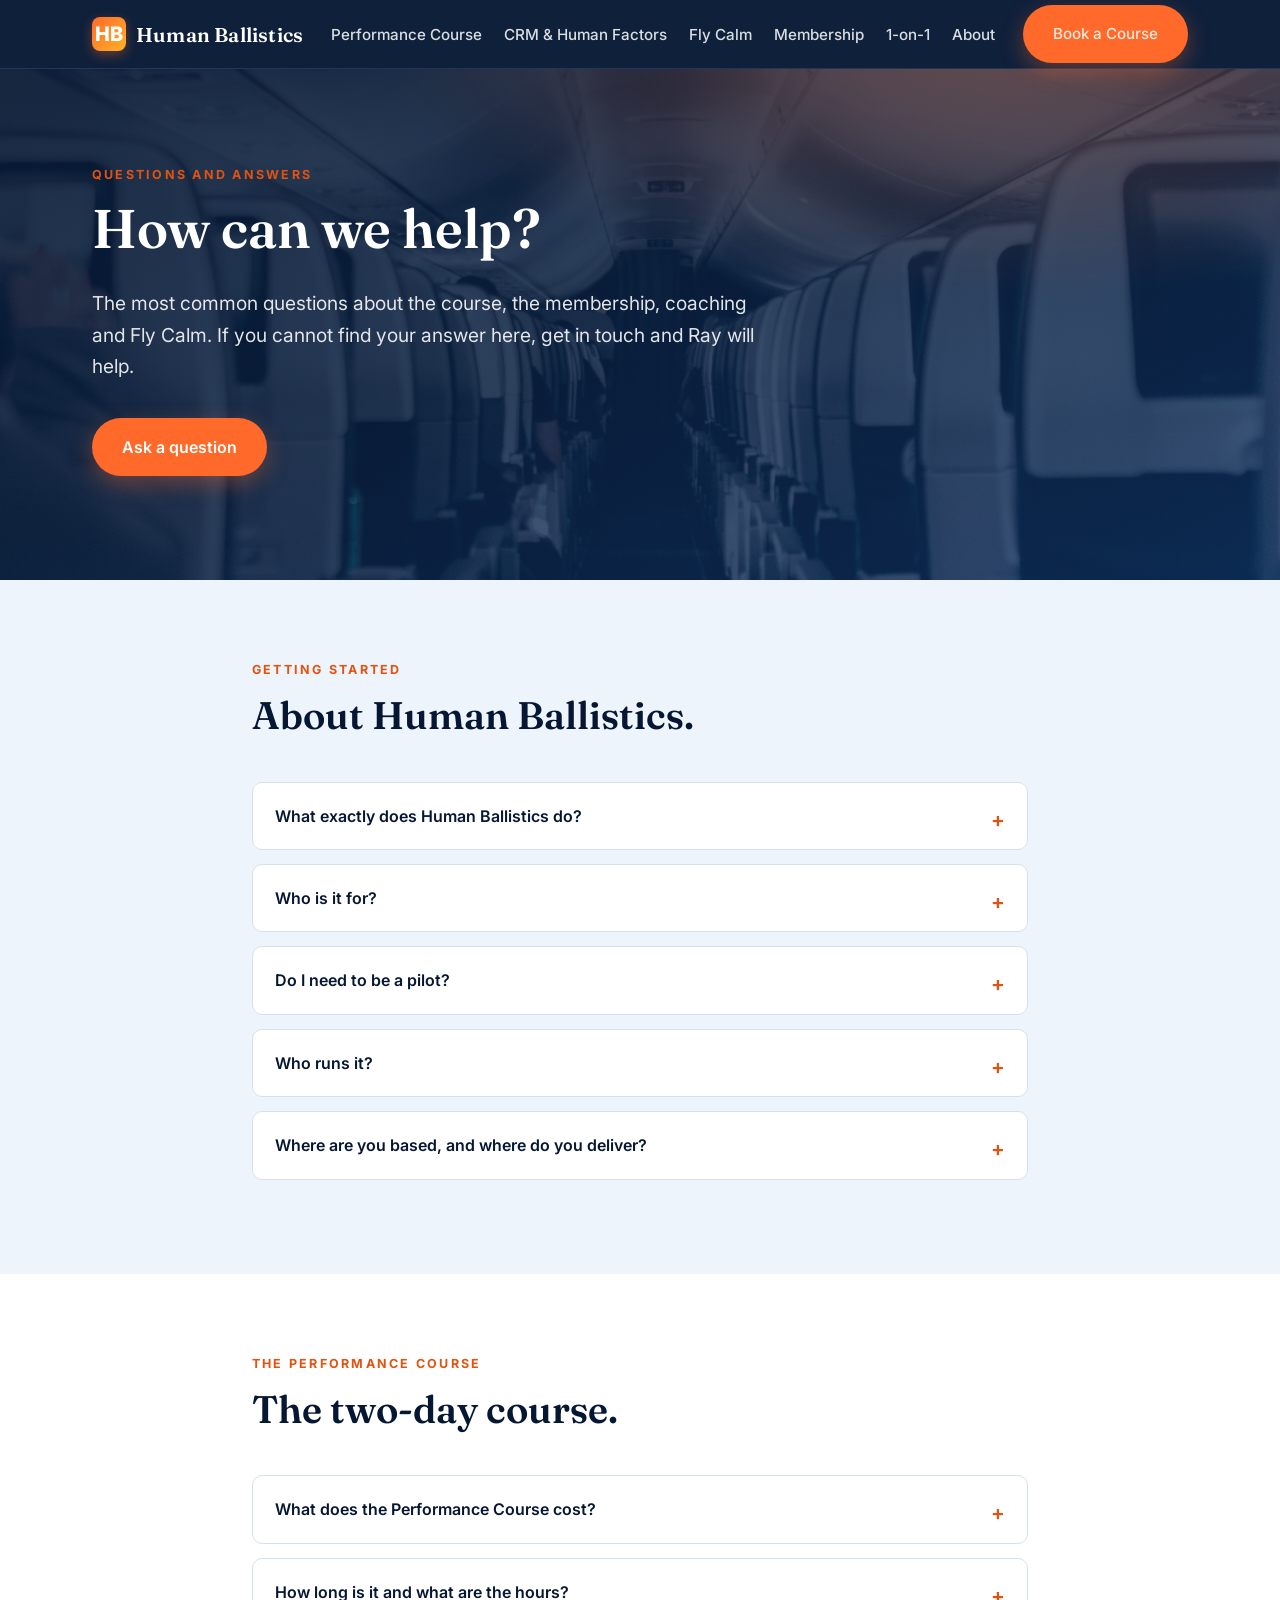
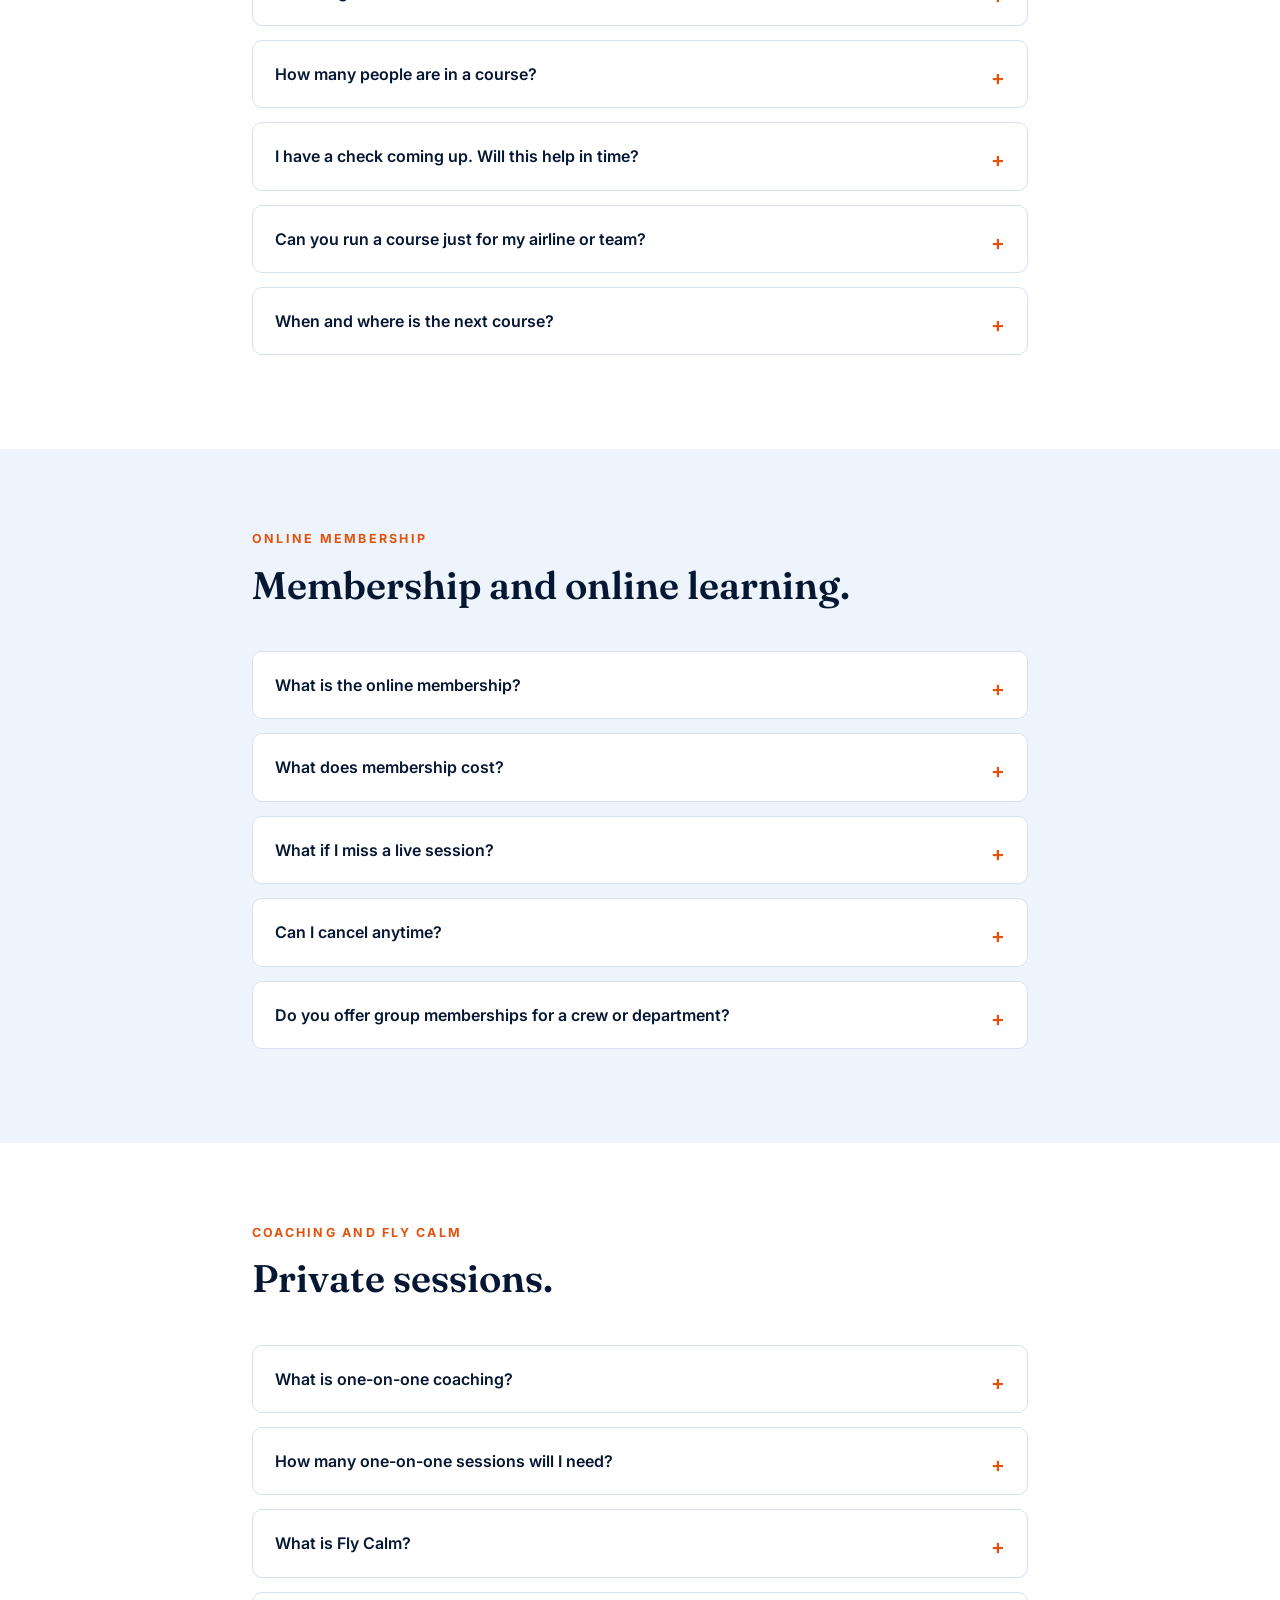
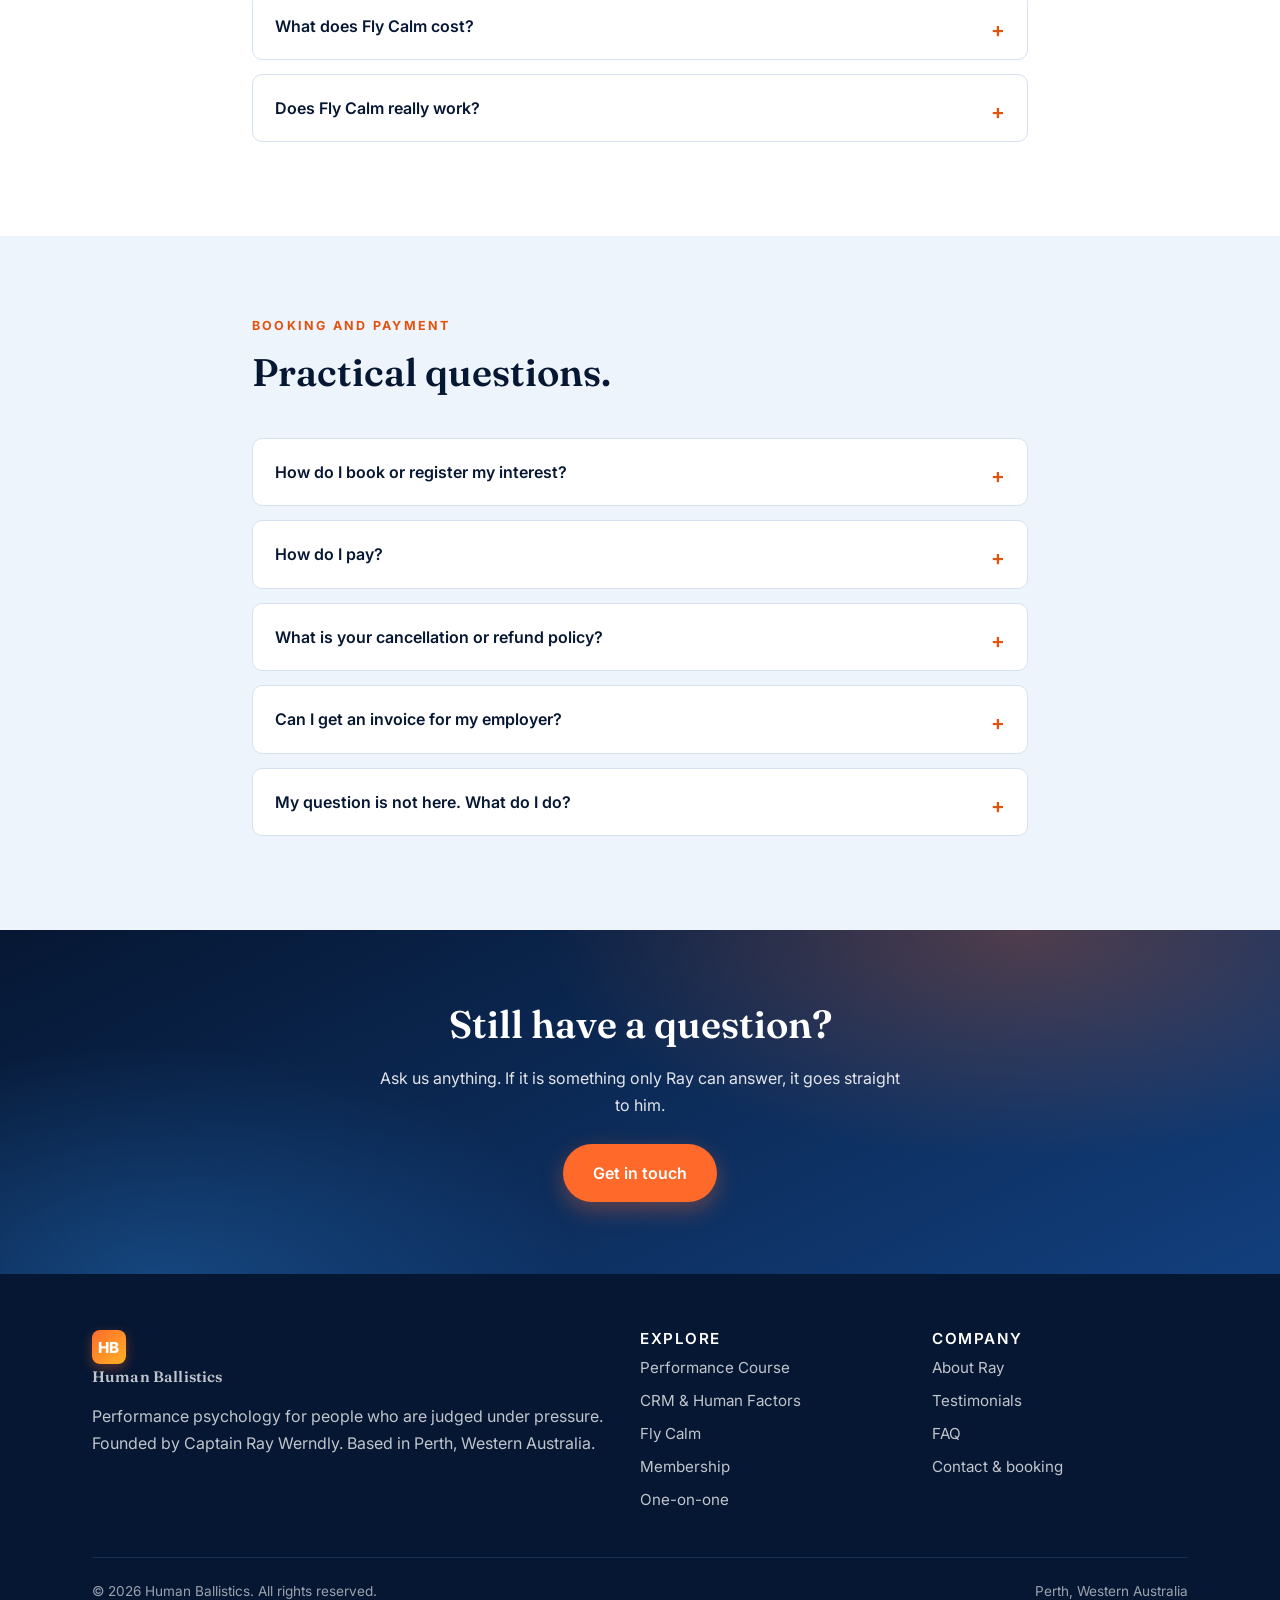
<file: faq.html>
<!DOCTYPE html>
<html lang="en-AU">
<head>
  <meta charset="UTF-8">
  <meta name="viewport" content="width=device-width, initial-scale=1.0">
  <title>FAQ &amp; Knowledge Base | Human Ballistics</title>
  <meta name="description" content="Answers to common questions about Human Ballistics: the Performance Course, the online membership, one-on-one coaching, Fly Calm, CRM training, pricing, booking and more.">
  <link rel="preconnect" href="https://fonts.googleapis.com">
  <link rel="preconnect" href="https://fonts.gstatic.com" crossorigin>
  <link href="https://fonts.googleapis.com/css2?family=Fraunces:opsz,wght@9..144,400;9..144,600&family=Inter:wght@400;500;600;700&display=swap" rel="stylesheet">
  <link rel="stylesheet" href="css/styles.css">
</head>
<body>

  <header class="site-header">
    <div class="container nav">
      <a class="brand" href="index.html"><span class="mark">HB</span> Human Ballistics</a>
      <button class="nav-toggle" aria-label="Menu">&#9776;</button>
      <ul class="nav-links">
        <li><a href="performance-course.html">Performance Course</a></li>
        <li><a href="crm-humanfactors.html">CRM &amp; Human Factors</a></li>
        <li><a href="fly-calm.html">Fly Calm</a></li>
        <li><a href="membership.html">Membership</a></li>
        <li><a href="one-on-one.html">1-on-1</a></li>
        <li><a href="about.html">About</a></li>
        <li class="nav-cta"><a class="btn btn-primary" href="contact.html">Book a Course</a></li>
      </ul>
    </div>
  </header>

  <section class="hero hero--photo" style="background-image:url('assets/faq-hero.jpg')">
    <div class="container">
      <p class="eyebrow">Questions and answers</p>
      <h1>How can we help?</h1>
      <p class="lead">The most common questions about the course, the membership, coaching and Fly Calm. If you cannot find your answer here, get in touch and Ray will help.</p>
      <div class="hero-cta">
        <a class="btn btn-primary" href="contact.html">Ask a question</a>
      </div>
    </div>
  </section>

  <!-- GENERAL -->
  <section class="section">
    <div class="container" style="max-width:820px">
      <div class="section-head"><p class="eyebrow">Getting started</p><h2>About Human Ballistics.</h2></div>
      <div class="faq">
        <details><summary>What exactly does Human Ballistics do?</summary><p>We help competent professionals perform at their best under pressure. The method comes from aviation and the science of stress, and it targets "checkitis" (underperforming during a check or exam), the startle reflex, and the loss of situational awareness that pressure causes.</p></details>
        <details><summary>Who is it for?</summary><p>It began with airline pilots and most participants are pilots, from cadets to command. The same tools work for doctors, surgeons, police, mining professionals, athletes and leaders. Anyone whose performance is judged under pressure.</p></details>
        <details><summary>Do I need to be a pilot?</summary><p>No. The principles apply to any high-stakes performance. The examples are drawn from many fields, and non-pilots are very welcome.</p></details>
        <details><summary>Who runs it?</summary><p>Captain Ray Werndly, who has spent more than 35 years in aviation, including 22 years as a flight instructor and examiner. He built the Performance Course in 2010, and it has helped over a thousand professional pilots.</p></details>
        <details><summary>Where are you based, and where do you deliver?</summary><p>We are based in Perth, Western Australia. Courses run across Australia and New Zealand, and the online membership and coaching are available anywhere over Zoom.</p></details>
      </div>
    </div>
  </section>

  <!-- PERFORMANCE COURSE -->
  <section class="section alt">
    <div class="container" style="max-width:820px">
      <div class="section-head"><p class="eyebrow">The Performance Course</p><h2>The two-day course.</h2></div>
      <div class="faq">
        <details><summary>What does the Performance Course cost?</summary><p>A$900 per person in Australia and A$850 in New Zealand. This includes both full days and all course materials.</p></details>
        <details><summary>How long is it and what are the hours?</summary><p>Two full days, usually 0830 to 1730 each day.</p></details>
        <details><summary>How many people are in a course?</summary><p>A maximum of twelve. Small groups keep the room honest and the coaching personal.</p></details>
        <details><summary>I have a check coming up. Will this help in time?</summary><p>Yes. Many people attend specifically before a check, an exam or a return to line flying. If your date is very close, ask about one-on-one coaching as well.</p></details>
        <details><summary>Can you run a course just for my airline or team?</summary><p>Yes. In-house and team programs are available. See the CRM and Human Factors page or get in touch.</p></details>
        <details><summary>When and where is the next course?</summary><p>Dates and locations are listed on the Performance Course page. Register your interest early, seats are limited to twelve.</p></details>
      </div>
    </div>
  </section>

  <!-- MEMBERSHIP -->
  <section class="section">
    <div class="container" style="max-width:820px">
      <div class="section-head"><p class="eyebrow">Online membership</p><h2>Membership and online learning.</h2></div>
      <div class="faq">
        <details><summary>What is the online membership?</summary><p>A monthly subscription with live Zoom sessions, a growing library of recorded lessons with full transcripts, and a member community. It lets you keep your skills sharp between checks, from anywhere.</p></details>
        <details><summary>What does membership cost?</summary><p>There are tiers to suit different needs, with pricing confirmed at launch. See the Membership page for the current options.</p></details>
        <details><summary>What if I miss a live session?</summary><p>Every live session is recorded and transcribed, so nothing is ever missed. You can watch it back and search the transcript whenever you like.</p></details>
        <details><summary>Can I cancel anytime?</summary><p>Yes. Membership is month to month and you can change or cancel whenever you like.</p></details>
        <details><summary>Do you offer group memberships for a crew or department?</summary><p>Yes. Get in touch about team pricing.</p></details>
      </div>
    </div>
  </section>

  <!-- ONE ON ONE + FLY CALM -->
  <section class="section alt">
    <div class="container" style="max-width:820px">
      <div class="section-head"><p class="eyebrow">Coaching and Fly Calm</p><h2>Private sessions.</h2></div>
      <div class="faq">
        <details><summary>What is one-on-one coaching?</summary><p>Private sessions built around your specific situation, such as an upcoming check, a command upgrade or a return to line flying. Delivered in person in Perth or over Zoom.</p></details>
        <details><summary>How many one-on-one sessions will I need?</summary><p>It depends on your situation. Tell us what you are preparing for and we will recommend the right number.</p></details>
        <details><summary>What is Fly Calm?</summary><p>A short, private program for nervous flyers. Three one-hour sessions covering how flying really works, the mental skills to stay calm, and practical methods to keep composure in the air.</p></details>
        <details><summary>What does Fly Calm cost?</summary><p>A$750 for the complete three-session program, in person in Perth or online over Zoom.</p></details>
        <details><summary>Does Fly Calm really work?</summary><p>We believe in it strongly. Fly Calm runs on a "no win, no fee" basis. If you would like to understand exactly how that works for your situation, get in touch and we will explain the details before you begin.</p></details>
      </div>
    </div>
  </section>

  <!-- BOOKING + GENERAL -->
  <section class="section">
    <div class="container" style="max-width:820px">
      <div class="section-head"><p class="eyebrow">Booking and payment</p><h2>Practical questions.</h2></div>
      <div class="faq">
        <details><summary>How do I book or register my interest?</summary><p>Use the contact form, tell us which offering you are interested in and any dates you have in mind, and Ray will be in touch.</p></details>
        <details><summary>How do I pay?</summary><p>Payment details are arranged when you book. If you have a specific question about payment, just ask.</p></details>
        <details><summary>What is your cancellation or refund policy?</summary><p>Please contact us about your specific booking and we will talk you through the options.</p></details>
        <details><summary>Can I get an invoice for my employer?</summary><p>Yes. Let us know your details when you book and we will arrange it.</p></details>
        <details><summary>My question is not here. What do I do?</summary><p>Send us a message through the contact page. Ray reads every message personally and will get back to you.</p></details>
      </div>
    </div>
  </section>

  <section class="cta-band">
    <div class="container">
      <h2>Still have a question?</h2>
      <p>Ask us anything. If it is something only Ray can answer, it goes straight to him.</p>
      <a class="btn btn-primary" href="contact.html">Get in touch</a>
    </div>
  </section>

  <footer class="site-footer">
    <div class="container">
      <div class="footer-grid">
        <div>
          <a class="brand" href="index.html" style="margin-bottom:14px"><span class="mark">HB</span> Human Ballistics</a>
          <p>Performance psychology for people who are judged under pressure. Founded by Captain Ray Werndly. Based in Perth, Western Australia.</p>
        </div>
        <div>
          <h4>Explore</h4>
          <a href="performance-course.html">Performance Course</a>
          <a href="crm-humanfactors.html">CRM &amp; Human Factors</a>
          <a href="fly-calm.html">Fly Calm</a>
          <a href="membership.html">Membership</a>
          <a href="one-on-one.html">One-on-one</a>
        </div>
        <div>
          <h4>Company</h4>
          <a href="about.html">About Ray</a>
          <a href="testimonials.html">Testimonials</a>
          <a href="faq.html">FAQ</a>
          <a href="contact.html">Contact &amp; booking</a>
        </div>
      </div>
      <!-- REBRAND NOTE: when the business is renamed, replace "Human Ballistics" and the "HB" monogram everywhere, and turn the line below into: Formerly Human Ballistics (humanballistics.com). -->
      <div class="footer-bottom">
        <span>&copy; <span class="year">2026</span> Human Ballistics. All rights reserved.</span>
        <span>Perth, Western Australia</span>
      </div>
    </div>
  </footer>

  <script src="js/main.js"></script>
</body>
</html>
</file>
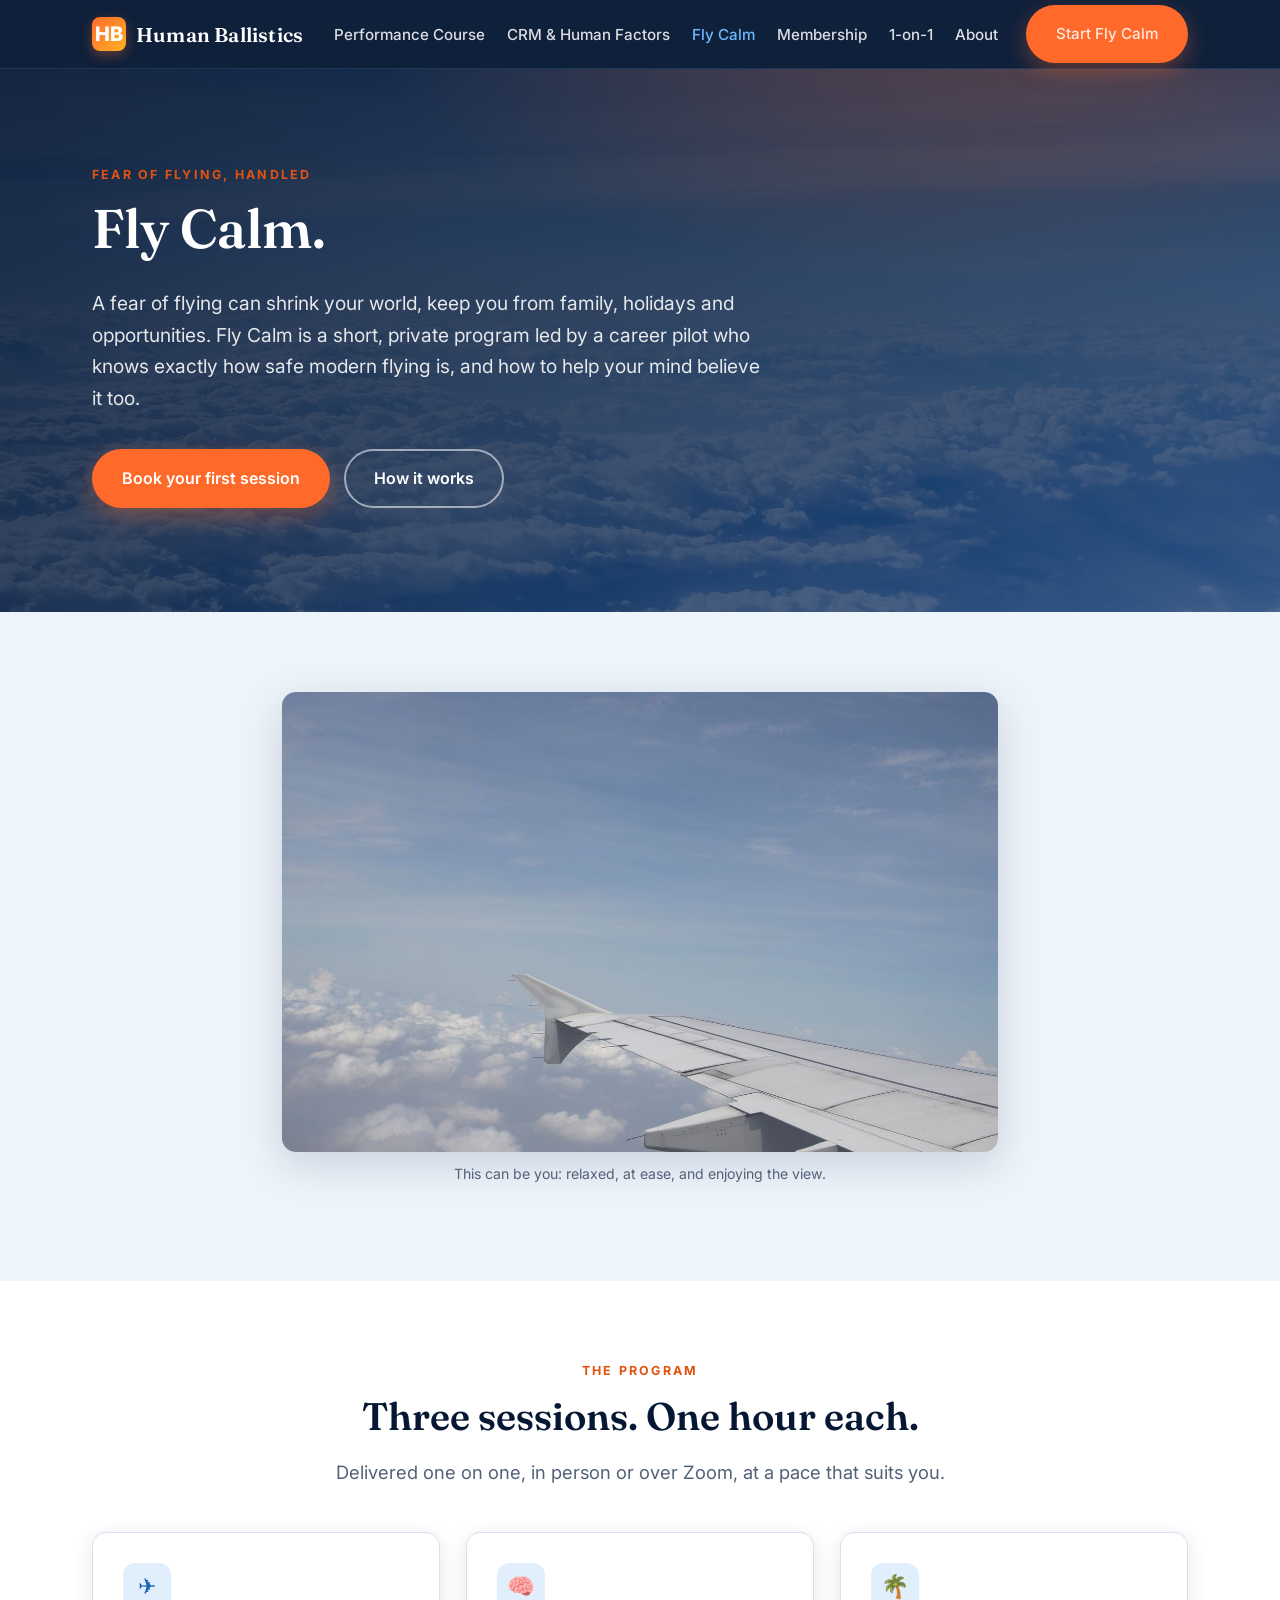
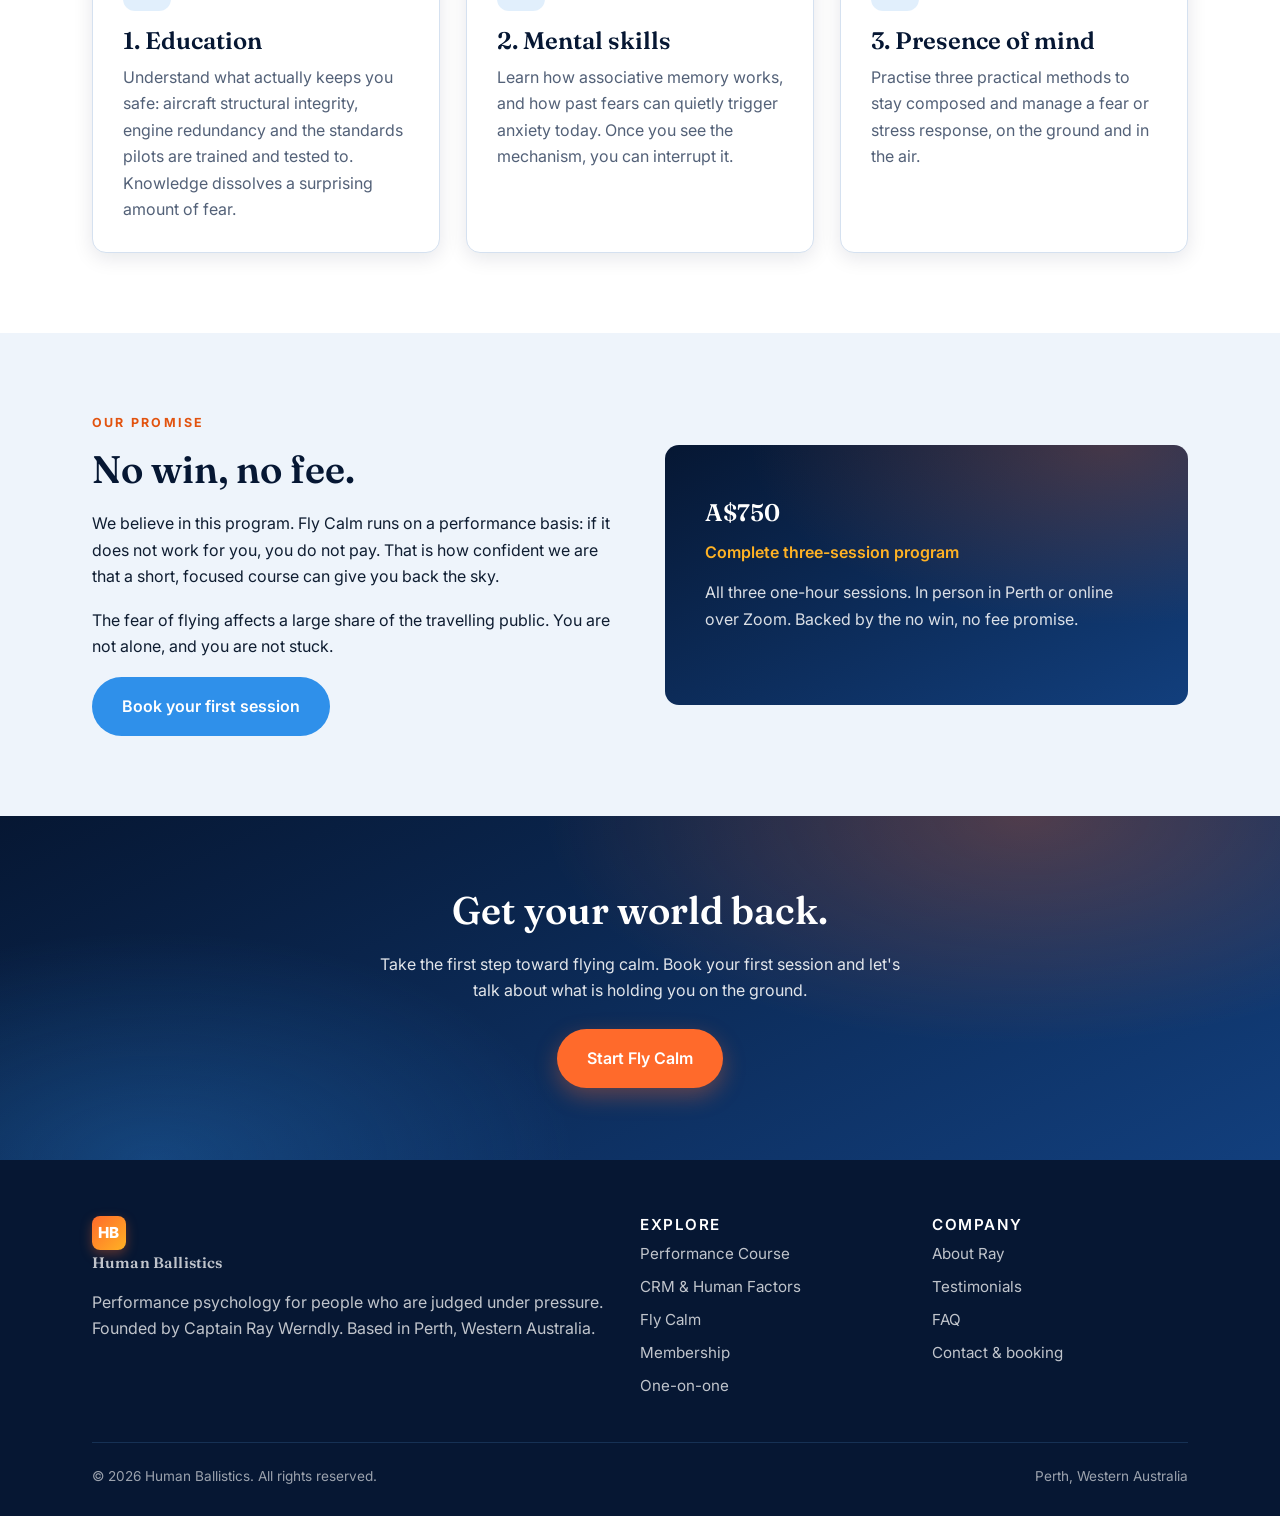
<file: fly-calm.html>
<!DOCTYPE html>
<html lang="en-AU">
<head>
  <meta charset="UTF-8">
  <meta name="viewport" content="width=device-width, initial-scale=1.0">
  <title>Fly Calm | Overcome the Fear of Flying | Human Ballistics</title>
  <meta name="description" content="Fly Calm is a focused fear-of-flying program: three private sessions covering how flying really works, the mental skills to stay calm, and presence of mind in the air. No win, no fee.">
  <link rel="preconnect" href="https://fonts.googleapis.com">
  <link rel="preconnect" href="https://fonts.gstatic.com" crossorigin>
  <link href="https://fonts.googleapis.com/css2?family=Fraunces:opsz,wght@9..144,400;9..144,600&family=Inter:wght@400;500;600;700&display=swap" rel="stylesheet">
  <link rel="stylesheet" href="css/styles.css">
</head>
<body>

  <header class="site-header">
    <div class="container nav">
      <a class="brand" href="index.html"><span class="mark">HB</span> Human Ballistics</a>
      <button class="nav-toggle" aria-label="Menu">&#9776;</button>
      <ul class="nav-links">
        <li><a href="performance-course.html">Performance Course</a></li>
        <li><a href="crm-humanfactors.html">CRM &amp; Human Factors</a></li>
        <li><a class="active" href="fly-calm.html">Fly Calm</a></li>
        <li><a href="membership.html">Membership</a></li>
        <li><a href="one-on-one.html">1-on-1</a></li>
        <li><a href="about.html">About</a></li>
        <li class="nav-cta"><a class="btn btn-primary" href="contact.html">Start Fly Calm</a></li>
      </ul>
    </div>
  </header>

  <section class="hero hero--photo" style="background-image:url('assets/flycalm-sky-hero.jpg')">
    <div class="container">
      <p class="eyebrow">Fear of flying, handled</p>
      <h1>Fly Calm.</h1>
      <p class="lead">A fear of flying can shrink your world, keep you from family, holidays and opportunities. Fly Calm is a short, private program led by a career pilot who knows exactly how safe modern flying is, and how to help your mind believe it too.</p>
      <div class="hero-cta">
        <a class="btn btn-primary" href="contact.html">Book your first session</a>
        <a class="btn btn-ghost" href="#how">How it works</a>
      </div>
    </div>
  </section>

  <section class="section">
    <div class="container" style="max-width:760px">
      <img class="figure-img" src="assets/fly-calm-window.jpg" alt="A calm view through an aircraft window, the wing resting over soft white clouds and blue sky.">
      <p class="figure-cap">This can be you: relaxed, at ease, and enjoying the view.</p>
    </div>
  </section>

  <section class="section alt" id="how">
    <div class="container">
      <div class="section-head center">
        <p class="eyebrow">The program</p>
        <h2>Three sessions. One hour each.</h2>
        <p class="lead">Delivered one on one, in person or over Zoom, at a pace that suits you.</p>
      </div>
      <div class="grid grid-3">
        <div class="card">
          <div class="icon">&#9992;</div>
          <h3>1. Education</h3>
          <p>Understand what actually keeps you safe: aircraft structural integrity, engine redundancy and the standards pilots are trained and tested to. Knowledge dissolves a surprising amount of fear.</p>
        </div>
        <div class="card">
          <div class="icon">&#129504;</div>
          <h3>2. Mental skills</h3>
          <p>Learn how associative memory works, and how past fears can quietly trigger anxiety today. Once you see the mechanism, you can interrupt it.</p>
        </div>
        <div class="card">
          <div class="icon">&#127796;</div>
          <h3>3. Presence of mind</h3>
          <p>Practise three practical methods to stay composed and manage a fear or stress response, on the ground and in the air.</p>
        </div>
      </div>
    </div>
  </section>

  <section class="section">
    <div class="container split">
      <div>
        <p class="eyebrow">Our promise</p>
        <h2>No win, no fee.</h2>
        <p>We believe in this program. Fly Calm runs on a performance basis: if it does not work for you, you do not pay. That is how confident we are that a short, focused course can give you back the sky.</p>
        <p>The fear of flying affects a large share of the travelling public. You are not alone, and you are not stuck.</p>
        <a class="btn btn-dark" href="contact.html">Book your first session</a>
      </div>
      <div class="panel">
        <h3>A$750</h3>
        <p style="color:var(--amber);font-weight:600;margin-bottom:14px">Complete three-session program</p>
        <p>All three one-hour sessions. In person in Perth or online over Zoom. Backed by the no win, no fee promise.</p>
      </div>
    </div>
  </section>

  <section class="cta-band">
    <div class="container">
      <h2>Get your world back.</h2>
      <p>Take the first step toward flying calm. Book your first session and let's talk about what is holding you on the ground.</p>
      <a class="btn btn-primary" href="contact.html">Start Fly Calm</a>
    </div>
  </section>

  <footer class="site-footer">
    <div class="container">
      <div class="footer-grid">
        <div>
          <a class="brand" href="index.html" style="margin-bottom:14px"><span class="mark">HB</span> Human Ballistics</a>
          <p>Performance psychology for people who are judged under pressure. Founded by Captain Ray Werndly. Based in Perth, Western Australia.</p>
        </div>
        <div>
          <h4>Explore</h4>
          <a href="performance-course.html">Performance Course</a>
          <a href="crm-humanfactors.html">CRM &amp; Human Factors</a>
          <a href="fly-calm.html">Fly Calm</a>
          <a href="membership.html">Membership</a>
          <a href="one-on-one.html">One-on-one</a>
        </div>
        <div>
          <h4>Company</h4>
          <a href="about.html">About Ray</a>
          <a href="testimonials.html">Testimonials</a>
          <a href="faq.html">FAQ</a>
          <a href="contact.html">Contact &amp; booking</a>
        </div>
      </div>
      <!-- REBRAND NOTE: when the business is renamed, replace "Human Ballistics" and the "HB" monogram everywhere, and turn the line below into: Formerly Human Ballistics (humanballistics.com). -->
      <div class="footer-bottom">
        <span>&copy; <span class="year">2026</span> Human Ballistics. All rights reserved.</span>
        <span>Perth, Western Australia</span>
      </div>
    </div>
  </footer>

  <script src="js/main.js"></script>
</body>
</html>
</file>
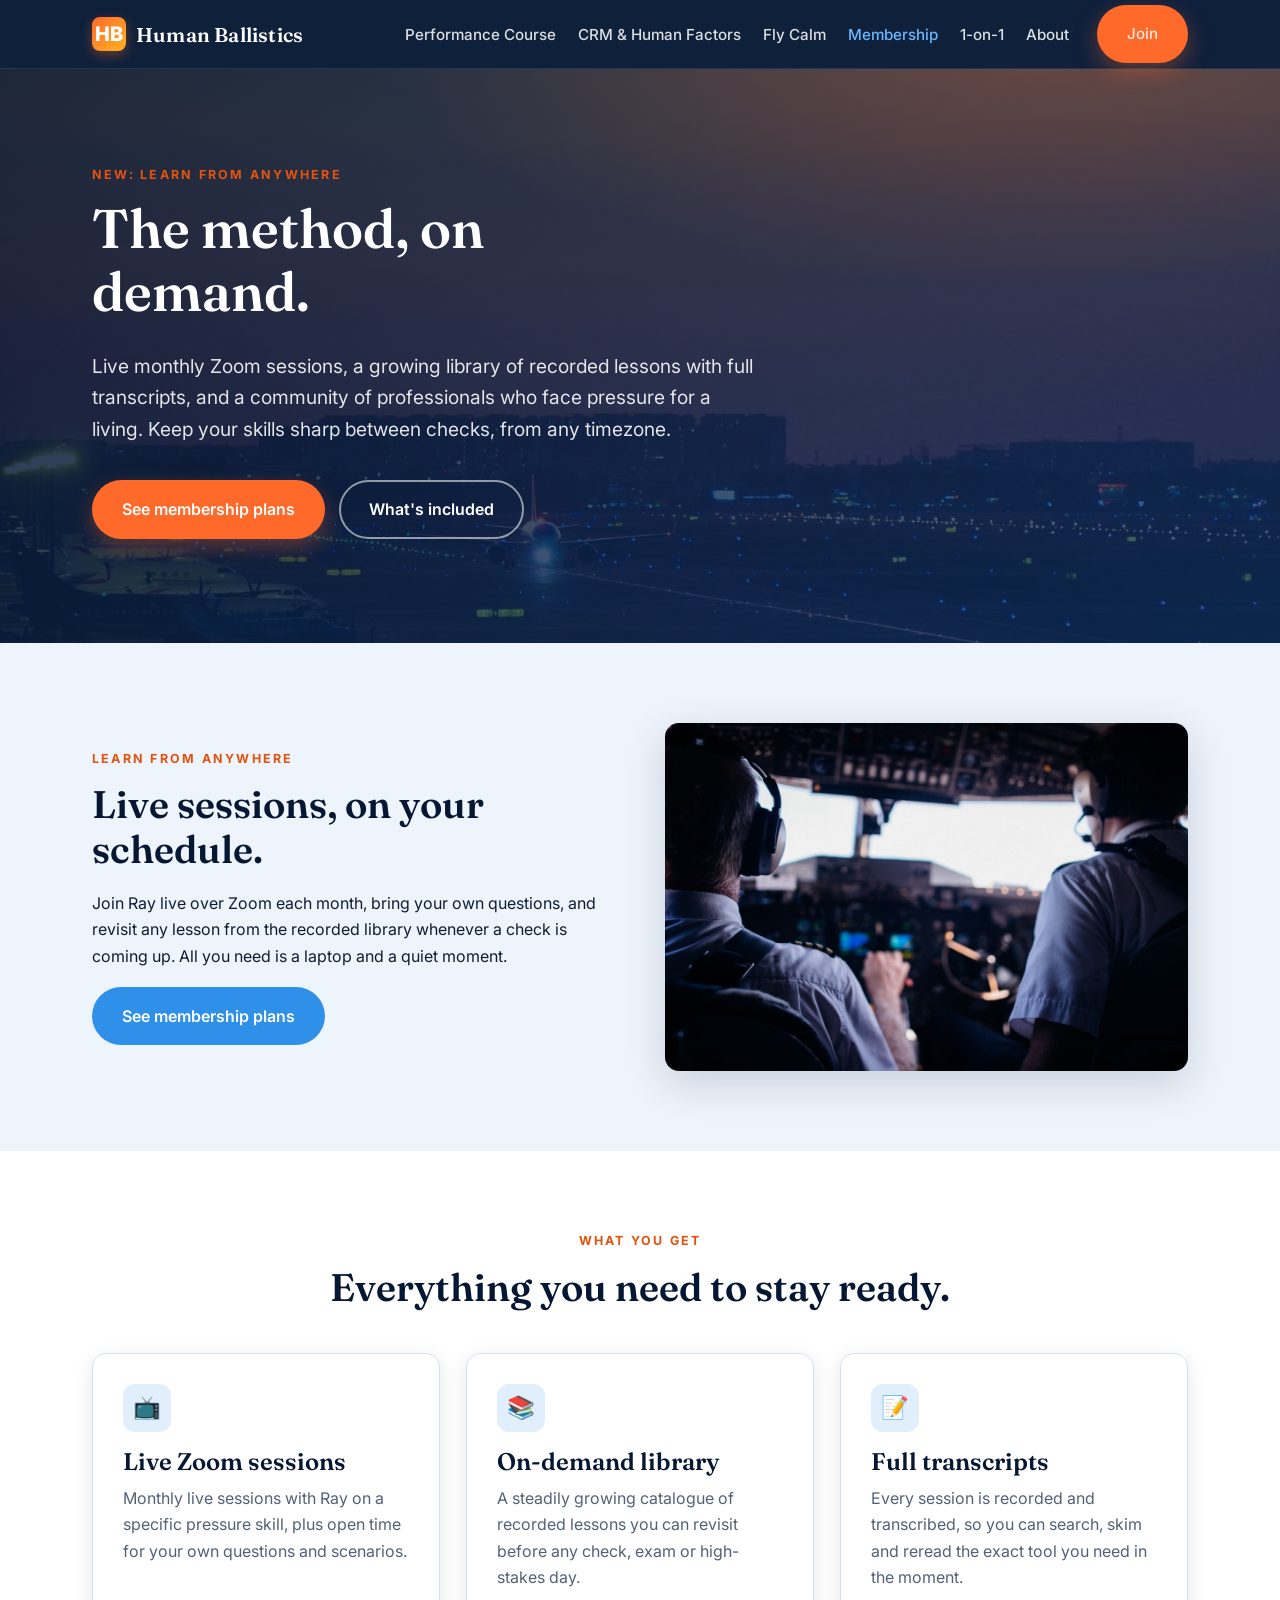
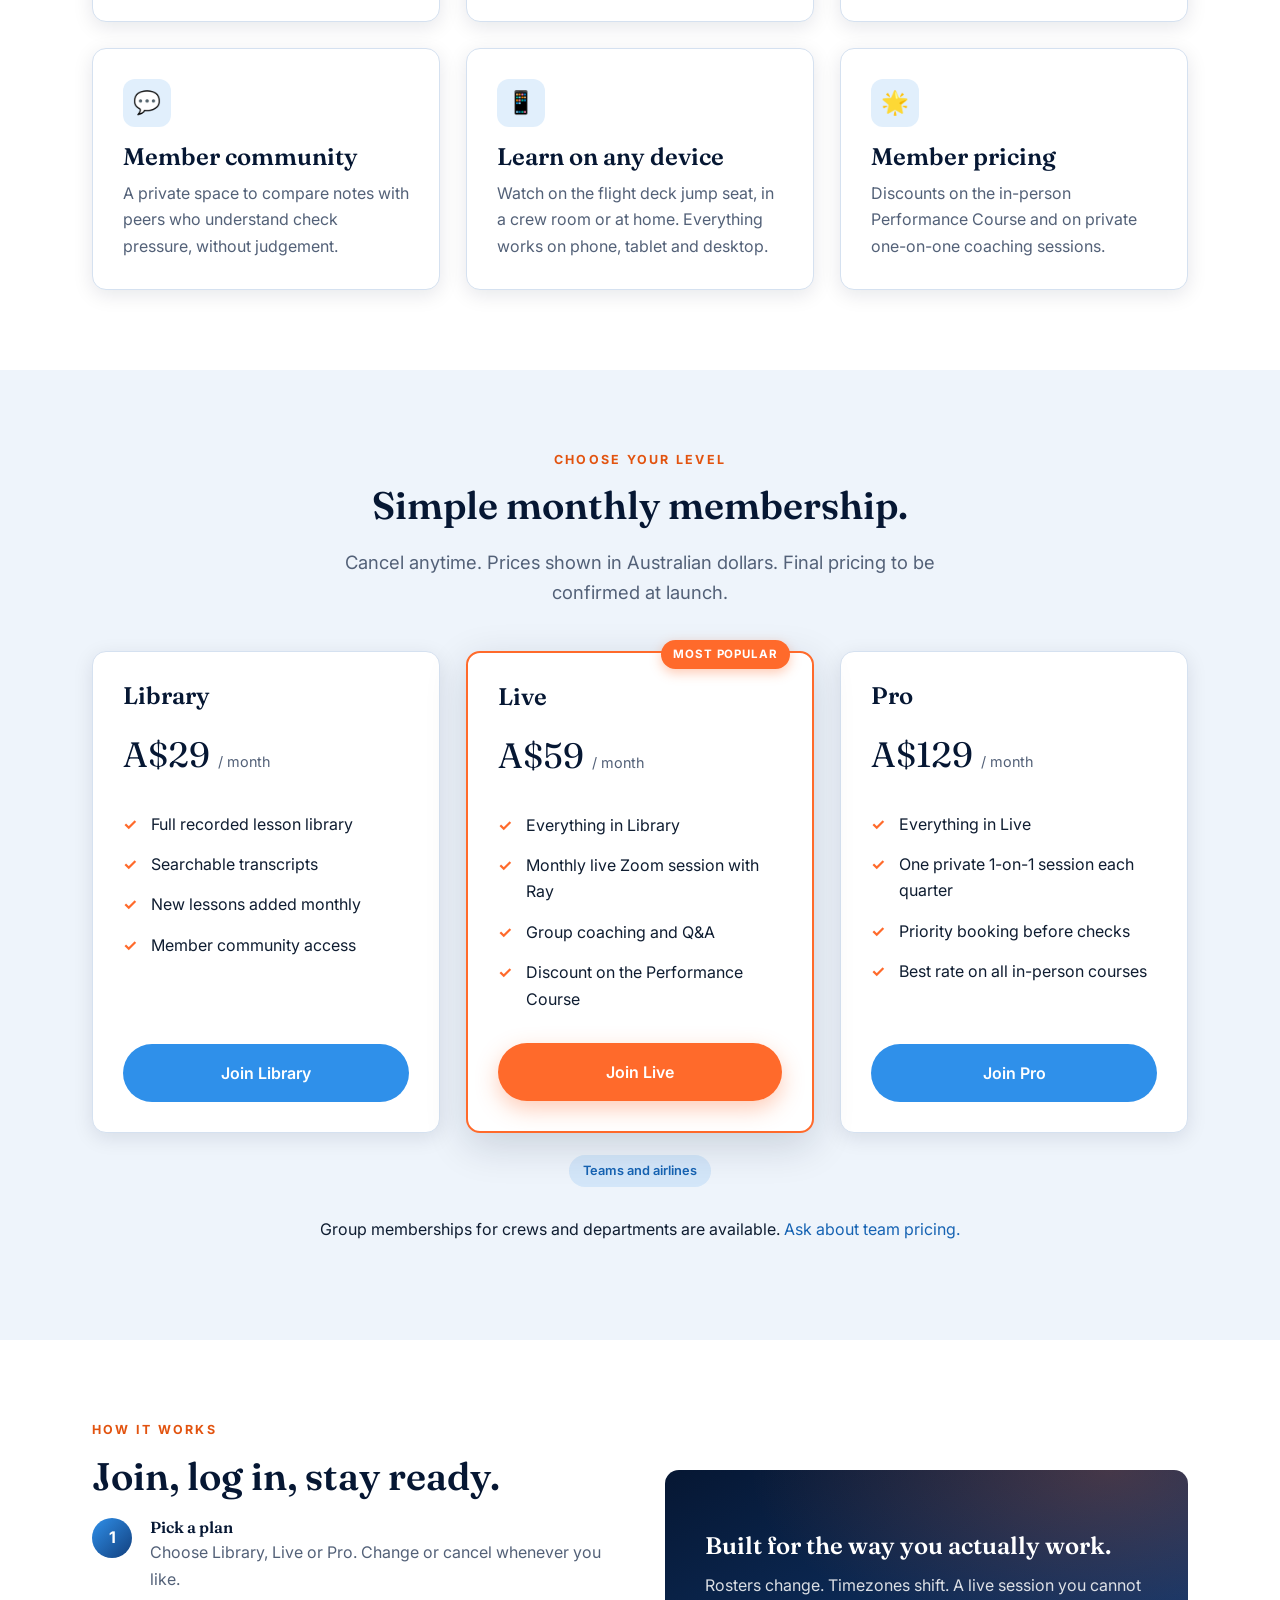
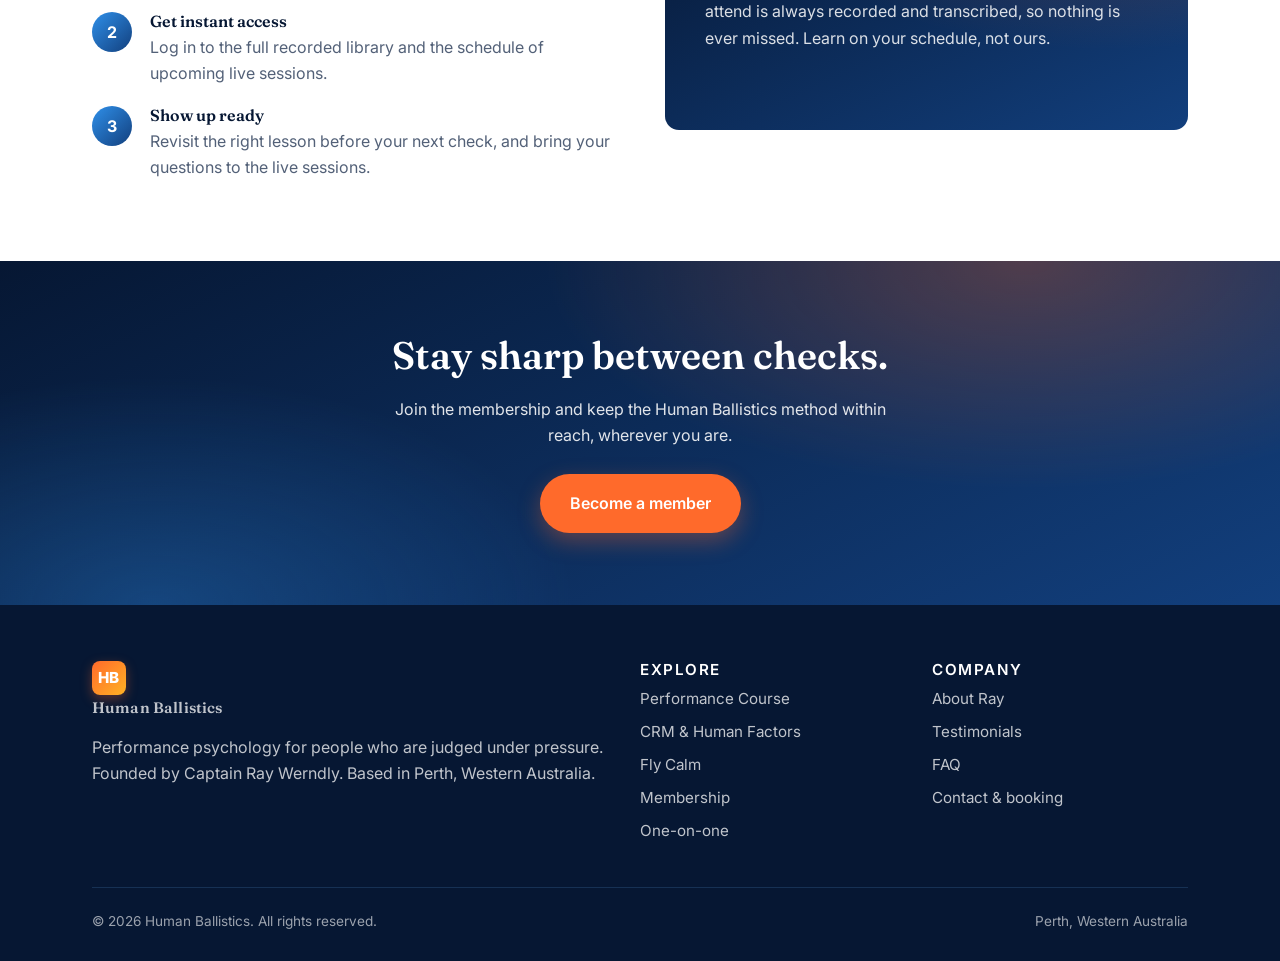
<file: membership.html>
<!DOCTYPE html>
<html lang="en-AU">
<head>
  <meta charset="UTF-8">
  <meta name="viewport" content="width=device-width, initial-scale=1.0">
  <title>Online Membership | Human Ballistics</title>
  <meta name="description" content="Live Zoom sessions, a growing library of recorded lessons with transcripts, and monthly group coaching. The Human Ballistics method, on demand, from anywhere.">
  <link rel="preconnect" href="https://fonts.googleapis.com">
  <link rel="preconnect" href="https://fonts.gstatic.com" crossorigin>
  <link href="https://fonts.googleapis.com/css2?family=Fraunces:opsz,wght@9..144,400;9..144,600&family=Inter:wght@400;500;600;700&display=swap" rel="stylesheet">
  <link rel="stylesheet" href="css/styles.css">
</head>
<body>

  <header class="site-header">
    <div class="container nav">
      <a class="brand" href="index.html"><span class="mark">HB</span> Human Ballistics</a>
      <button class="nav-toggle" aria-label="Menu">&#9776;</button>
      <ul class="nav-links">
        <li><a href="performance-course.html">Performance Course</a></li>
        <li><a href="crm-humanfactors.html">CRM &amp; Human Factors</a></li>
        <li><a href="fly-calm.html">Fly Calm</a></li>
        <li><a class="active" href="membership.html">Membership</a></li>
        <li><a href="one-on-one.html">1-on-1</a></li>
        <li><a href="about.html">About</a></li>
        <li class="nav-cta"><a class="btn btn-primary" href="contact.html">Join</a></li>
      </ul>
    </div>
  </header>

  <section class="hero hero--photo" style="background-image:url('assets/membership-hero.jpg')">
    <div class="container">
      <p class="eyebrow">New: learn from anywhere</p>
      <h1>The method, on demand.</h1>
      <p class="lead">Live monthly Zoom sessions, a growing library of recorded lessons with full transcripts, and a community of professionals who face pressure for a living. Keep your skills sharp between checks, from any timezone.</p>
      <div class="hero-cta">
        <a class="btn btn-primary" href="#plans">See membership plans</a>
        <a class="btn btn-ghost" href="#included">What's included</a>
      </div>
    </div>
  </section>

  <section class="section">
    <div class="container split">
      <div>
        <p class="eyebrow">Learn from anywhere</p>
        <h2>Live sessions, on your schedule.</h2>
        <p>Join Ray live over Zoom each month, bring your own questions, and revisit any lesson from the recorded library whenever a check is coming up. All you need is a laptop and a quiet moment.</p>
        <a class="btn btn-dark" href="#plans">See membership plans</a>
      </div>
      <div>
        <img class="media-round" src="assets/membership-crew.jpg" alt="Two professional airline pilots in uniform at work in the flight deck.">
      </div>
    </div>
  </section>

  <section class="section alt" id="included">
    <div class="container">
      <div class="section-head center">
        <p class="eyebrow">What you get</p>
        <h2>Everything you need to stay ready.</h2>
      </div>
      <div class="grid grid-3">
        <div class="card">
          <div class="icon">&#128250;</div>
          <h3>Live Zoom sessions</h3>
          <p>Monthly live sessions with Ray on a specific pressure skill, plus open time for your own questions and scenarios.</p>
        </div>
        <div class="card">
          <div class="icon">&#128218;</div>
          <h3>On-demand library</h3>
          <p>A steadily growing catalogue of recorded lessons you can revisit before any check, exam or high-stakes day.</p>
        </div>
        <div class="card">
          <div class="icon">&#128221;</div>
          <h3>Full transcripts</h3>
          <p>Every session is recorded and transcribed, so you can search, skim and reread the exact tool you need in the moment.</p>
        </div>
        <div class="card">
          <div class="icon">&#128172;</div>
          <h3>Member community</h3>
          <p>A private space to compare notes with peers who understand check pressure, without judgement.</p>
        </div>
        <div class="card">
          <div class="icon">&#128241;</div>
          <h3>Learn on any device</h3>
          <p>Watch on the flight deck jump seat, in a crew room or at home. Everything works on phone, tablet and desktop.</p>
        </div>
        <div class="card">
          <div class="icon">&#127775;</div>
          <h3>Member pricing</h3>
          <p>Discounts on the in-person Performance Course and on private one-on-one coaching sessions.</p>
        </div>
      </div>
    </div>
  </section>

  <section class="section" id="plans">
    <div class="container">
      <div class="section-head center">
        <p class="eyebrow">Choose your level</p>
        <h2>Simple monthly membership.</h2>
        <p class="lead">Cancel anytime. Prices shown in Australian dollars. Final pricing to be confirmed at launch.</p>
      </div>
      <div class="grid grid-3">
        <div class="card price-card">
          <h3>Library</h3>
          <div class="price">A$29 <small>/ month</small></div>
          <ul>
            <li>Full recorded lesson library</li>
            <li>Searchable transcripts</li>
            <li>New lessons added monthly</li>
            <li>Member community access</li>
          </ul>
          <a class="btn btn-dark" href="contact.html">Join Library</a>
        </div>
        <div class="card price-card featured">
          <span class="badge-pop">Most popular</span>
          <h3>Live</h3>
          <div class="price">A$59 <small>/ month</small></div>
          <ul>
            <li>Everything in Library</li>
            <li>Monthly live Zoom session with Ray</li>
            <li>Group coaching and Q&amp;A</li>
            <li>Discount on the Performance Course</li>
          </ul>
          <a class="btn btn-primary" href="contact.html">Join Live</a>
        </div>
        <div class="card price-card">
          <h3>Pro</h3>
          <div class="price">A$129 <small>/ month</small></div>
          <ul>
            <li>Everything in Live</li>
            <li>One private 1-on-1 session each quarter</li>
            <li>Priority booking before checks</li>
            <li>Best rate on all in-person courses</li>
          </ul>
          <a class="btn btn-dark" href="contact.html">Join Pro</a>
        </div>
      </div>
      <p class="center" style="margin-top:22px"><span class="pill">Teams and airlines</span></p>
      <p class="center">Group memberships for crews and departments are available. <a href="contact.html">Ask about team pricing.</a></p>
    </div>
  </section>

  <section class="section alt">
    <div class="container split">
      <div>
        <p class="eyebrow">How it works</p>
        <h2>Join, log in, stay ready.</h2>
        <div class="steps" style="margin-top:20px">
          <div class="step"><span class="num"></span><div><h4>Pick a plan</h4><p>Choose Library, Live or Pro. Change or cancel whenever you like.</p></div></div>
          <div class="step"><span class="num"></span><div><h4>Get instant access</h4><p>Log in to the full recorded library and the schedule of upcoming live sessions.</p></div></div>
          <div class="step"><span class="num"></span><div><h4>Show up ready</h4><p>Revisit the right lesson before your next check, and bring your questions to the live sessions.</p></div></div>
        </div>
      </div>
      <div class="panel">
        <h3>Built for the way you actually work.</h3>
        <p>Rosters change. Timezones shift. A live session you cannot attend is always recorded and transcribed, so nothing is ever missed. Learn on your schedule, not ours.</p>
      </div>
    </div>
  </section>

  <section class="cta-band">
    <div class="container">
      <h2>Stay sharp between checks.</h2>
      <p>Join the membership and keep the Human Ballistics method within reach, wherever you are.</p>
      <a class="btn btn-primary" href="contact.html">Become a member</a>
    </div>
  </section>

  <footer class="site-footer">
    <div class="container">
      <div class="footer-grid">
        <div>
          <a class="brand" href="index.html" style="margin-bottom:14px"><span class="mark">HB</span> Human Ballistics</a>
          <p>Performance psychology for people who are judged under pressure. Founded by Captain Ray Werndly. Based in Perth, Western Australia.</p>
        </div>
        <div>
          <h4>Explore</h4>
          <a href="performance-course.html">Performance Course</a>
          <a href="crm-humanfactors.html">CRM &amp; Human Factors</a>
          <a href="fly-calm.html">Fly Calm</a>
          <a href="membership.html">Membership</a>
          <a href="one-on-one.html">One-on-one</a>
        </div>
        <div>
          <h4>Company</h4>
          <a href="about.html">About Ray</a>
          <a href="testimonials.html">Testimonials</a>
          <a href="faq.html">FAQ</a>
          <a href="contact.html">Contact &amp; booking</a>
        </div>
      </div>
      <!-- REBRAND NOTE: when the business is renamed, replace "Human Ballistics" and the "HB" monogram everywhere, and turn the line below into: Formerly Human Ballistics (humanballistics.com). -->
      <div class="footer-bottom">
        <span>&copy; <span class="year">2026</span> Human Ballistics. All rights reserved.</span>
        <span>Perth, Western Australia</span>
      </div>
    </div>
  </footer>

  <script src="js/main.js"></script>
</body>
</html>
</file>
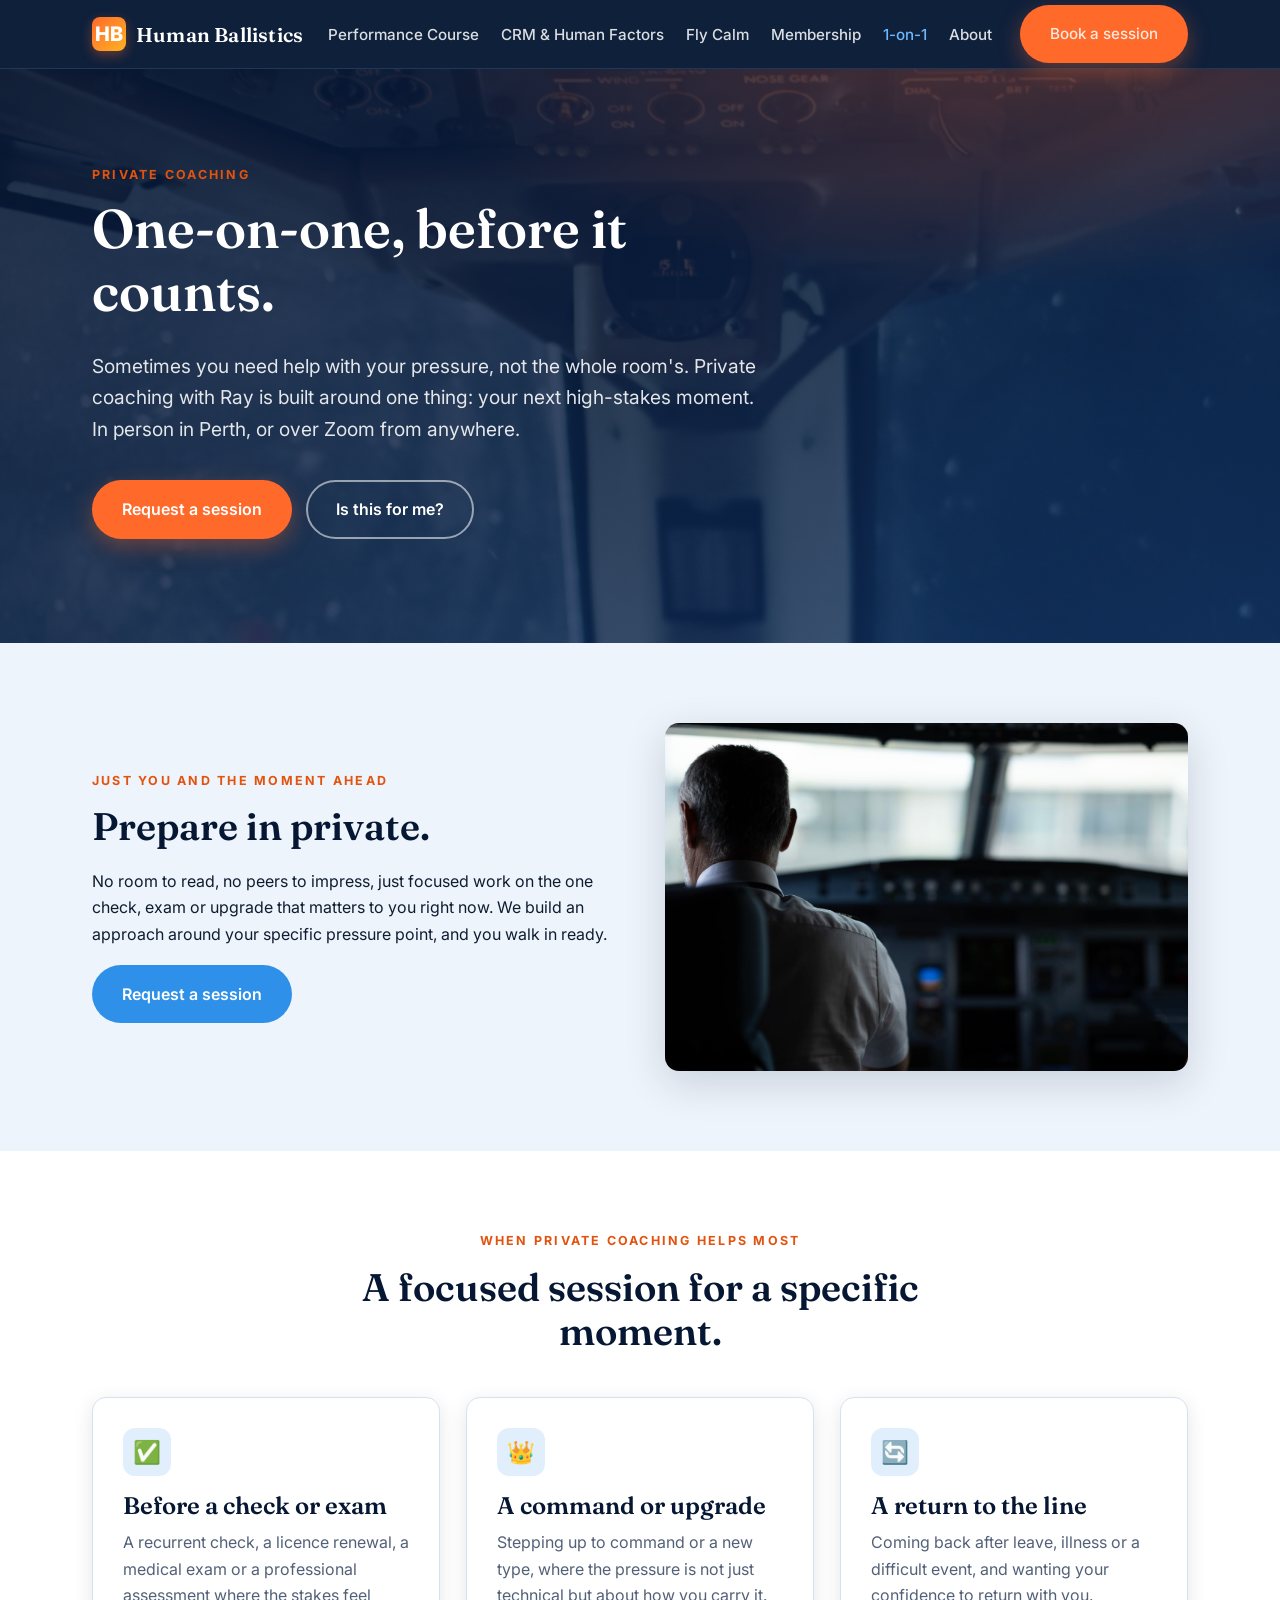
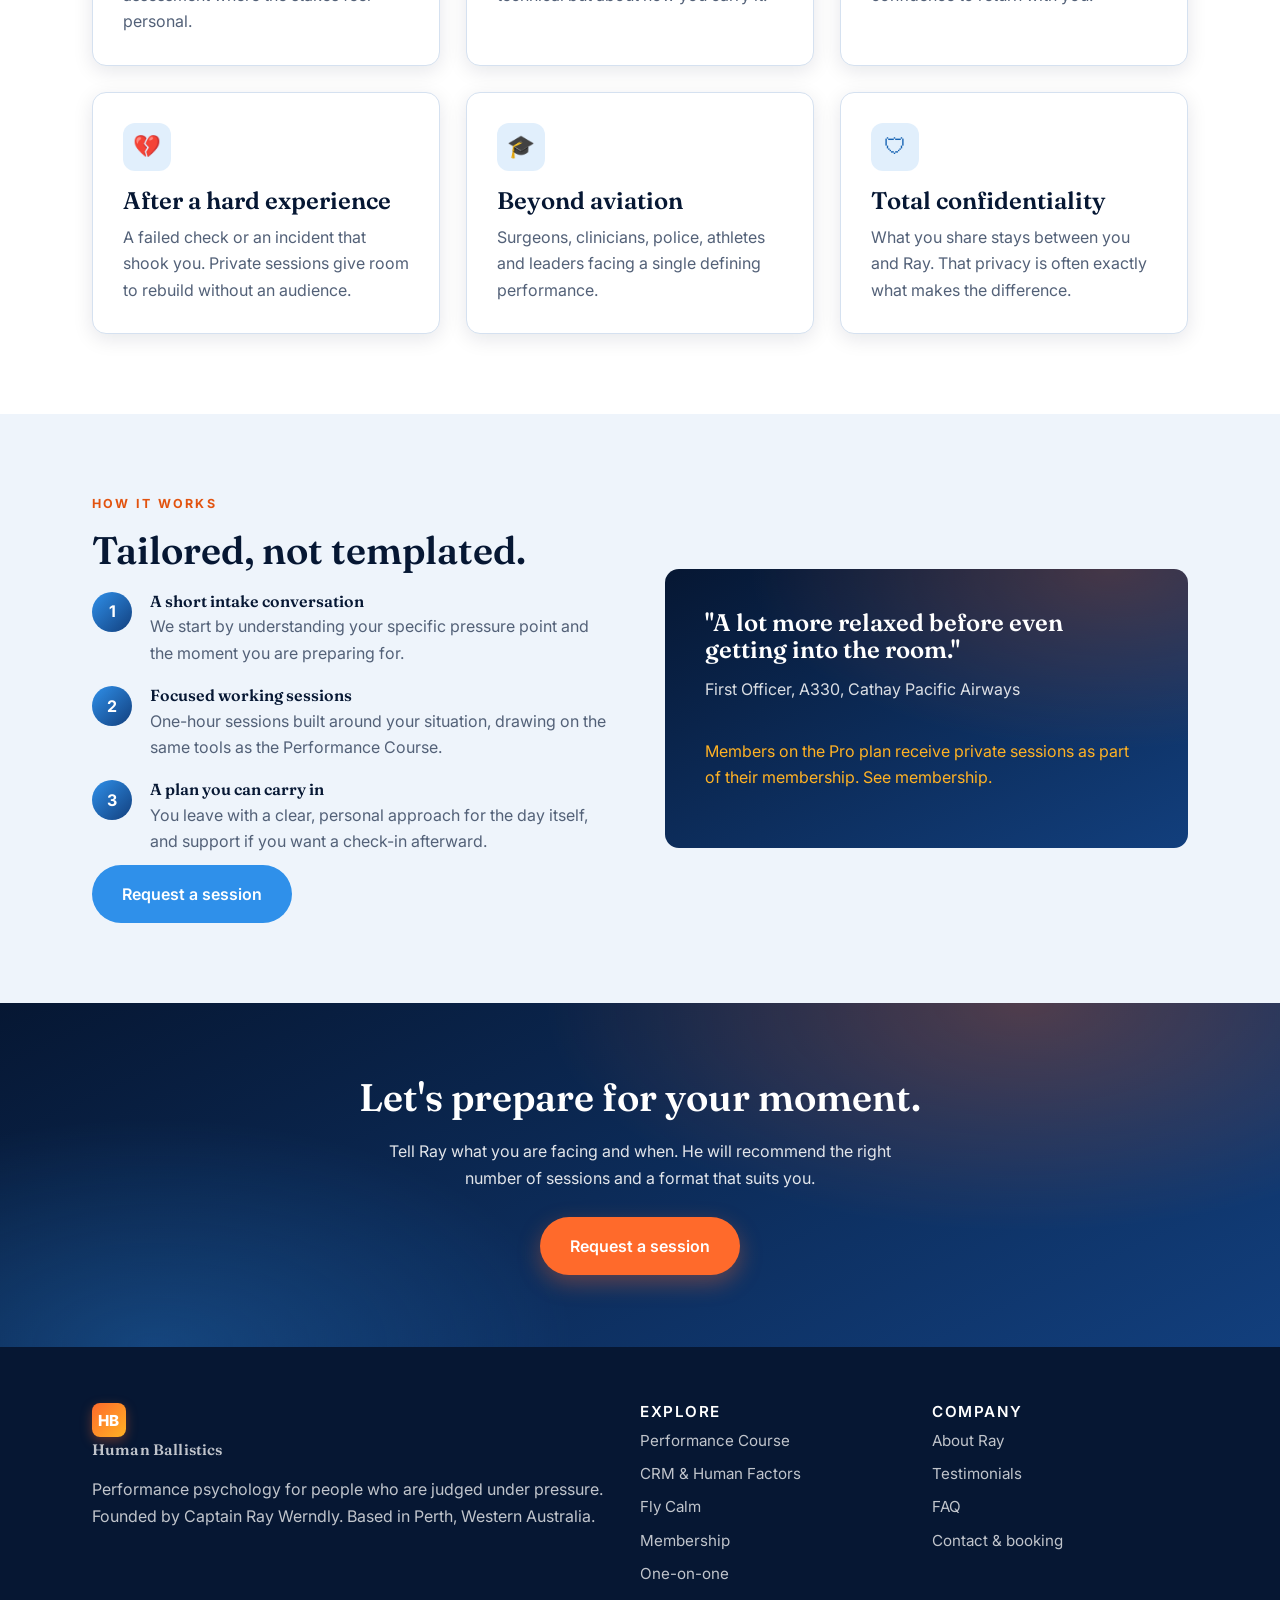
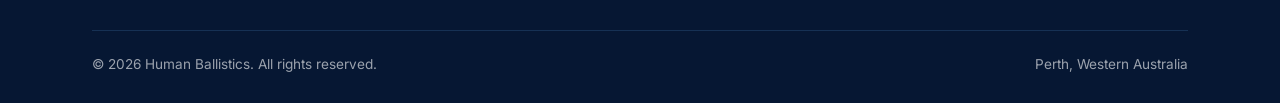
<file: one-on-one.html>
<!DOCTYPE html>
<html lang="en-AU">
<head>
  <meta charset="UTF-8">
  <meta name="viewport" content="width=device-width, initial-scale=1.0">
  <title>One-on-One Coaching | Human Ballistics</title>
  <meta name="description" content="Private one-on-one performance coaching with Captain Ray Werndly. Prepare for a specific check, exam, command upgrade or return to line flying, in person or over Zoom.">
  <link rel="preconnect" href="https://fonts.googleapis.com">
  <link rel="preconnect" href="https://fonts.gstatic.com" crossorigin>
  <link href="https://fonts.googleapis.com/css2?family=Fraunces:opsz,wght@9..144,400;9..144,600&family=Inter:wght@400;500;600;700&display=swap" rel="stylesheet">
  <link rel="stylesheet" href="css/styles.css">
</head>
<body>

  <header class="site-header">
    <div class="container nav">
      <a class="brand" href="index.html"><span class="mark">HB</span> Human Ballistics</a>
      <button class="nav-toggle" aria-label="Menu">&#9776;</button>
      <ul class="nav-links">
        <li><a href="performance-course.html">Performance Course</a></li>
        <li><a href="crm-humanfactors.html">CRM &amp; Human Factors</a></li>
        <li><a href="fly-calm.html">Fly Calm</a></li>
        <li><a href="membership.html">Membership</a></li>
        <li><a class="active" href="one-on-one.html">1-on-1</a></li>
        <li><a href="about.html">About</a></li>
        <li class="nav-cta"><a class="btn btn-primary" href="contact.html">Book a session</a></li>
      </ul>
    </div>
  </header>

  <section class="hero hero--photo" style="background-image:url('assets/oneonone-hero.jpg')">
    <div class="container">
      <p class="eyebrow">Private coaching</p>
      <h1>One-on-one, before it counts.</h1>
      <p class="lead">Sometimes you need help with your pressure, not the whole room's. Private coaching with Ray is built around one thing: your next high-stakes moment. In person in Perth, or over Zoom from anywhere.</p>
      <div class="hero-cta">
        <a class="btn btn-primary" href="contact.html">Request a session</a>
        <a class="btn btn-ghost" href="#who">Is this for me?</a>
      </div>
    </div>
  </section>

  <section class="section">
    <div class="container split">
      <div>
        <p class="eyebrow">Just you and the moment ahead</p>
        <h2>Prepare in private.</h2>
        <p>No room to read, no peers to impress, just focused work on the one check, exam or upgrade that matters to you right now. We build an approach around your specific pressure point, and you walk in ready.</p>
        <a class="btn btn-dark" href="contact.html">Request a session</a>
      </div>
      <div>
        <img class="media-round" src="assets/oneonone-pilot.jpg" alt="An experienced airline pilot in uniform, focused at the controls in the flight deck.">
      </div>
    </div>
  </section>

  <section class="section alt" id="who">
    <div class="container">
      <div class="section-head center">
        <p class="eyebrow">When private coaching helps most</p>
        <h2>A focused session for a specific moment.</h2>
      </div>
      <div class="grid grid-3">
        <div class="card">
          <div class="icon">&#9989;</div>
          <h3>Before a check or exam</h3>
          <p>A recurrent check, a licence renewal, a medical exam or a professional assessment where the stakes feel personal.</p>
        </div>
        <div class="card">
          <div class="icon">&#128081;</div>
          <h3>A command or upgrade</h3>
          <p>Stepping up to command or a new type, where the pressure is not just technical but about how you carry it.</p>
        </div>
        <div class="card">
          <div class="icon">&#128260;</div>
          <h3>A return to the line</h3>
          <p>Coming back after leave, illness or a difficult event, and wanting your confidence to return with you.</p>
        </div>
        <div class="card">
          <div class="icon">&#128148;</div>
          <h3>After a hard experience</h3>
          <p>A failed check or an incident that shook you. Private sessions give room to rebuild without an audience.</p>
        </div>
        <div class="card">
          <div class="icon">&#127891;</div>
          <h3>Beyond aviation</h3>
          <p>Surgeons, clinicians, police, athletes and leaders facing a single defining performance.</p>
        </div>
        <div class="card">
          <div class="icon">&#128737;</div>
          <h3>Total confidentiality</h3>
          <p>What you share stays between you and Ray. That privacy is often exactly what makes the difference.</p>
        </div>
      </div>
    </div>
  </section>

  <section class="section">
    <div class="container split">
      <div>
        <p class="eyebrow">How it works</p>
        <h2>Tailored, not templated.</h2>
        <div class="steps" style="margin-top:20px">
          <div class="step"><span class="num"></span><div><h4>A short intake conversation</h4><p>We start by understanding your specific pressure point and the moment you are preparing for.</p></div></div>
          <div class="step"><span class="num"></span><div><h4>Focused working sessions</h4><p>One-hour sessions built around your situation, drawing on the same tools as the Performance Course.</p></div></div>
          <div class="step"><span class="num"></span><div><h4>A plan you can carry in</h4><p>You leave with a clear, personal approach for the day itself, and support if you want a check-in afterward.</p></div></div>
        </div>
        <a class="btn btn-dark" href="contact.html" style="margin-top:10px">Request a session</a>
      </div>
      <div class="panel">
        <h3>"A lot more relaxed before even getting into the room."</h3>
        <p>First Officer, A330, Cathay Pacific Airways</p>
        <p style="margin-top:18px; color: var(--amber);">Members on the Pro plan receive private sessions as part of their membership. <a style="color:var(--amber)" href="membership.html">See membership.</a></p>
      </div>
    </div>
  </section>

  <section class="cta-band">
    <div class="container">
      <h2>Let's prepare for your moment.</h2>
      <p>Tell Ray what you are facing and when. He will recommend the right number of sessions and a format that suits you.</p>
      <a class="btn btn-primary" href="contact.html">Request a session</a>
    </div>
  </section>

  <footer class="site-footer">
    <div class="container">
      <div class="footer-grid">
        <div>
          <a class="brand" href="index.html" style="margin-bottom:14px"><span class="mark">HB</span> Human Ballistics</a>
          <p>Performance psychology for people who are judged under pressure. Founded by Captain Ray Werndly. Based in Perth, Western Australia.</p>
        </div>
        <div>
          <h4>Explore</h4>
          <a href="performance-course.html">Performance Course</a>
          <a href="crm-humanfactors.html">CRM &amp; Human Factors</a>
          <a href="fly-calm.html">Fly Calm</a>
          <a href="membership.html">Membership</a>
          <a href="one-on-one.html">One-on-one</a>
        </div>
        <div>
          <h4>Company</h4>
          <a href="about.html">About Ray</a>
          <a href="testimonials.html">Testimonials</a>
          <a href="faq.html">FAQ</a>
          <a href="contact.html">Contact &amp; booking</a>
        </div>
      </div>
      <!-- REBRAND NOTE: when the business is renamed, replace "Human Ballistics" and the "HB" monogram everywhere, and turn the line below into: Formerly Human Ballistics (humanballistics.com). -->
      <div class="footer-bottom">
        <span>&copy; <span class="year">2026</span> Human Ballistics. All rights reserved.</span>
        <span>Perth, Western Australia</span>
      </div>
    </div>
  </footer>

  <script src="js/main.js"></script>
</body>
</html>
</file>
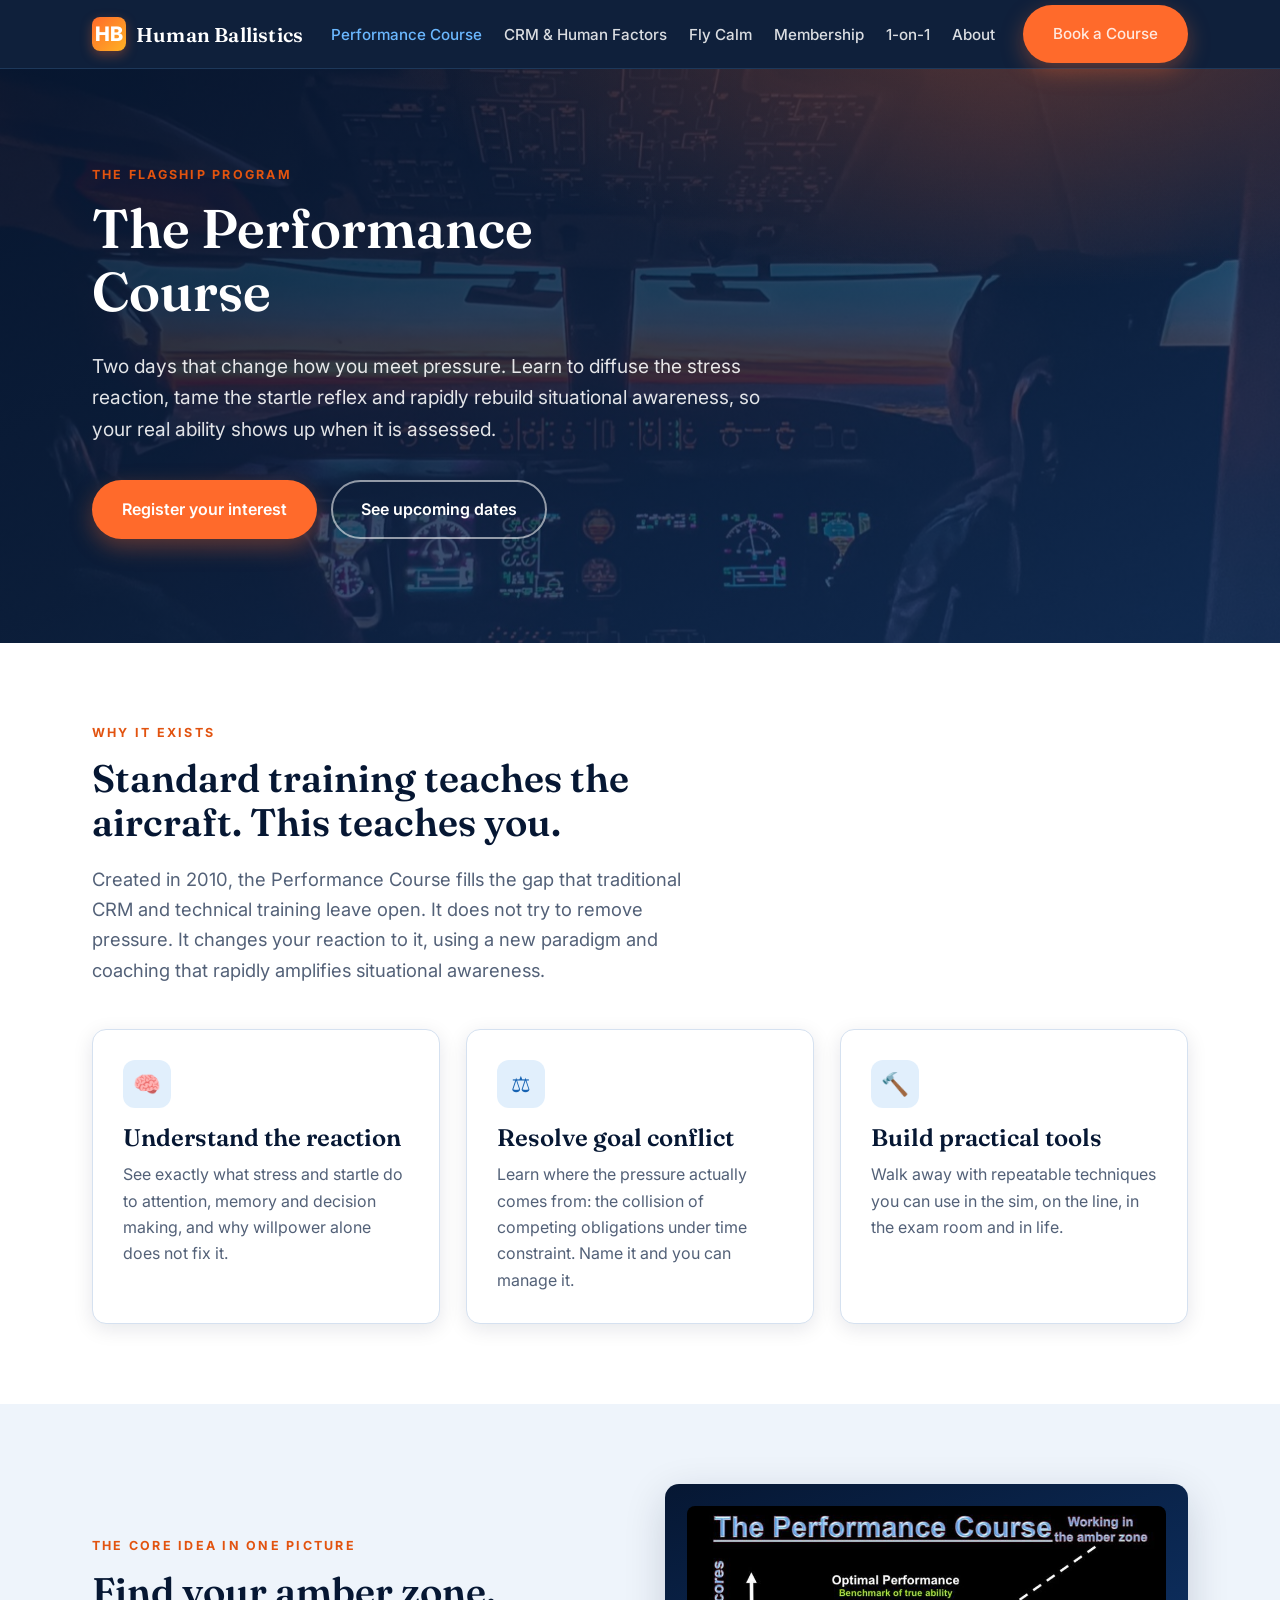
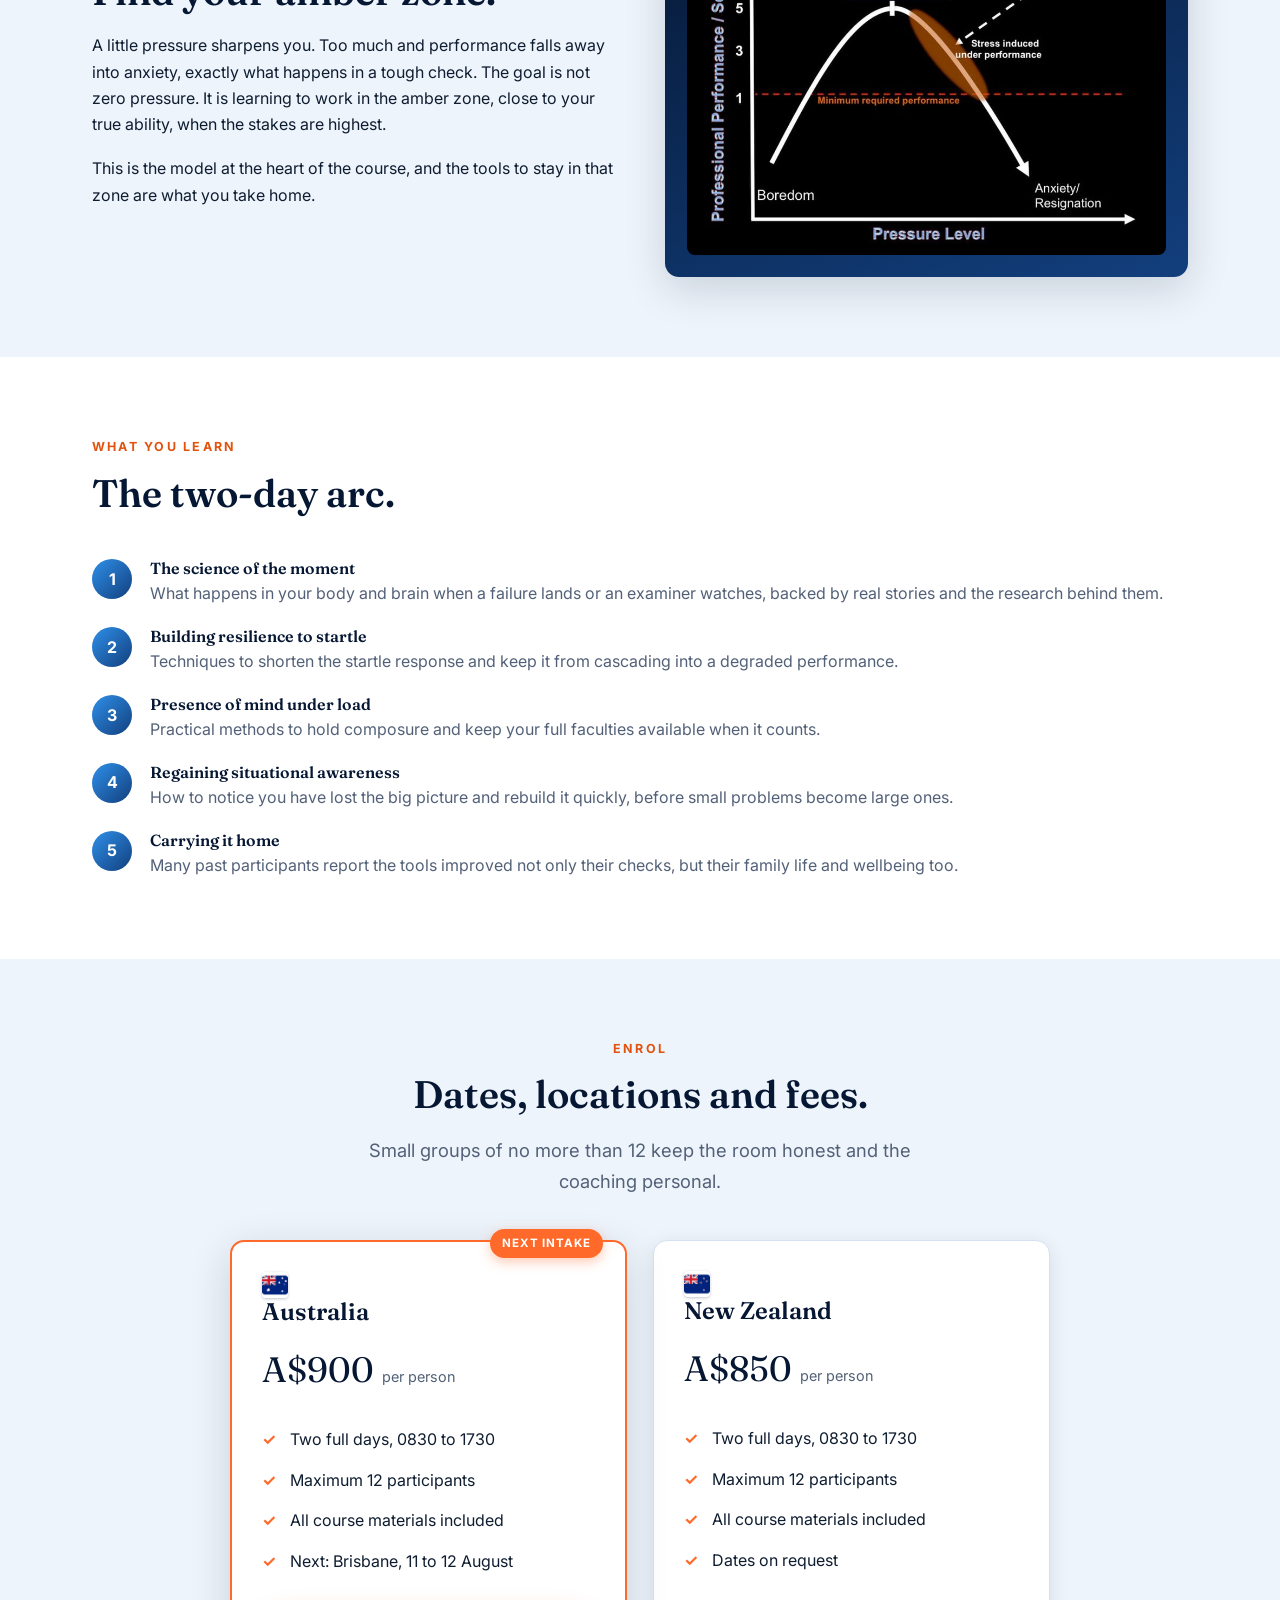
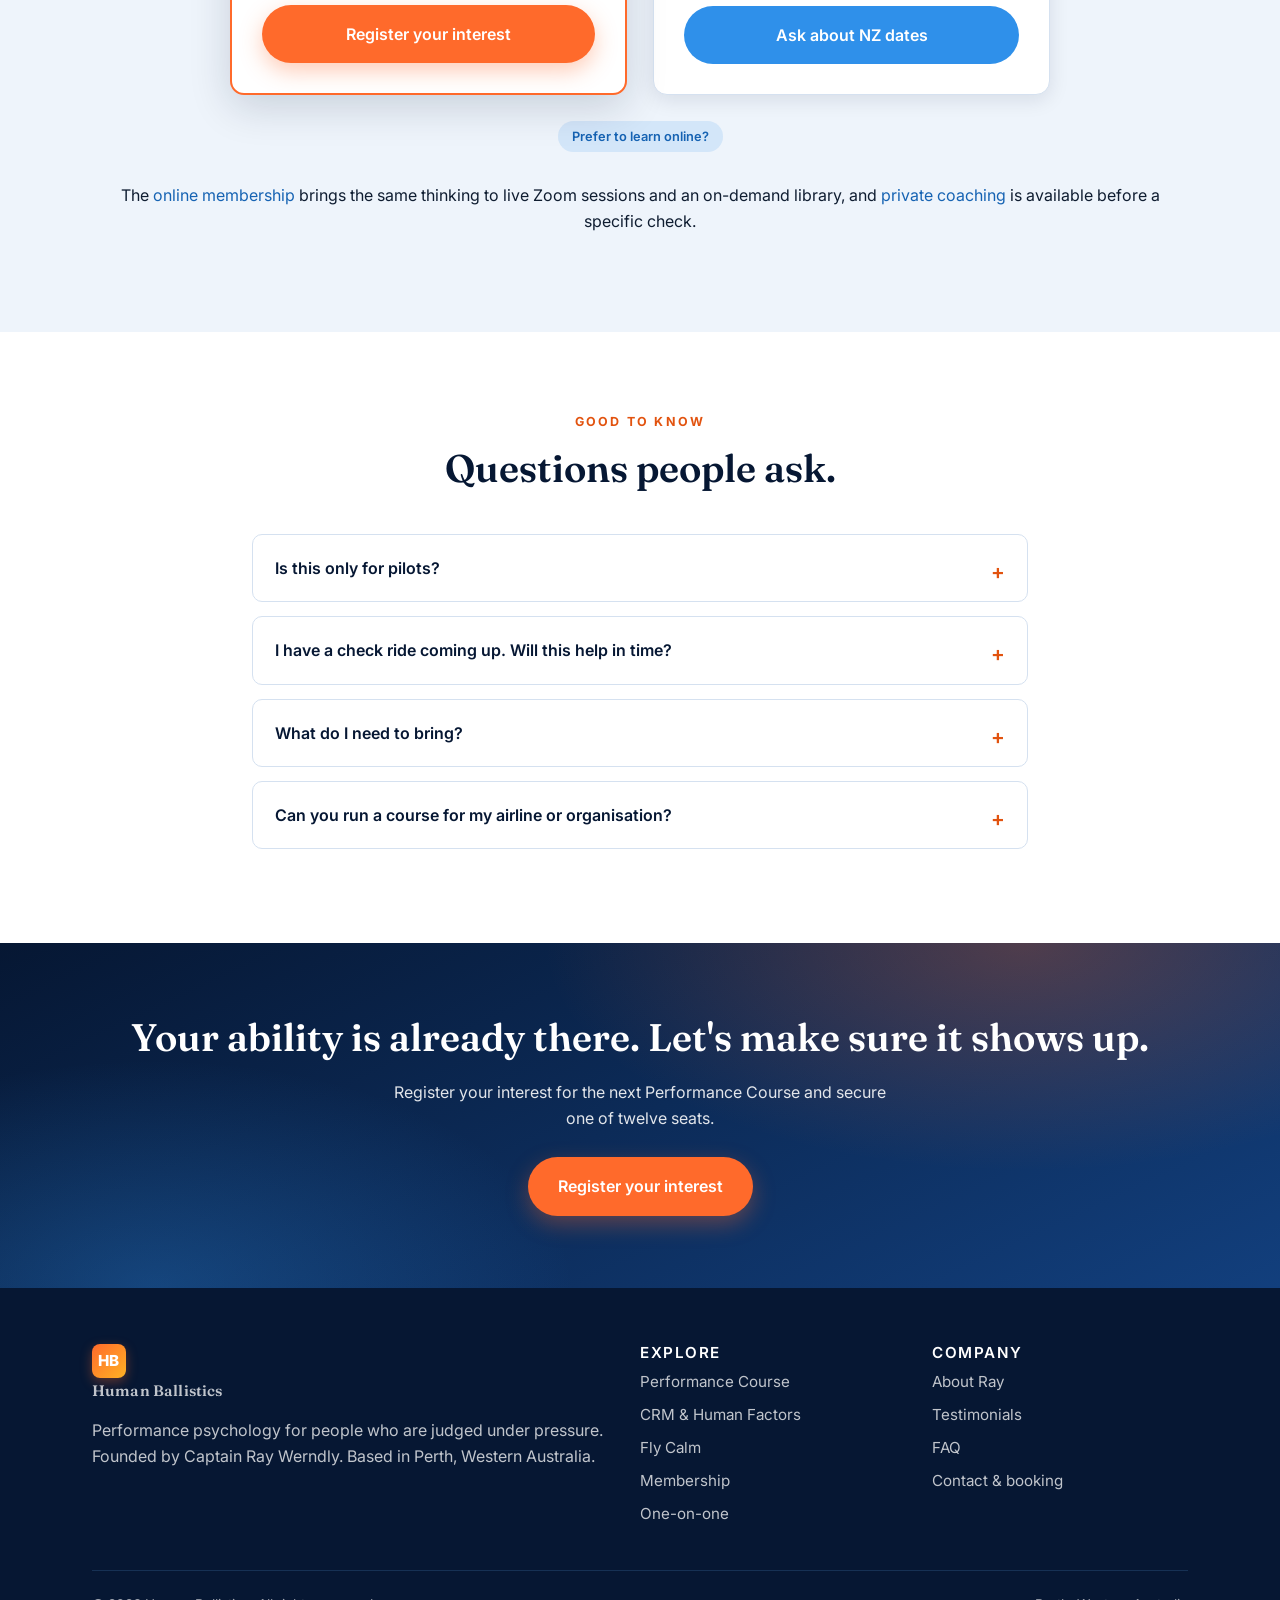
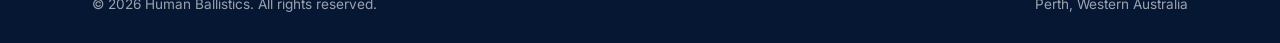
<file: performance-course.html>
<!DOCTYPE html>
<html lang="en-AU">
<head>
  <meta charset="UTF-8">
  <meta name="viewport" content="width=device-width, initial-scale=1.0">
  <title>The Performance Course | Human Ballistics</title>
  <meta name="description" content="The flagship two-day Performance Course from Human Ballistics. Beat checkitis, master the startle reflex and perform under pressure. For pilots and high-stakes professionals across Australia and New Zealand.">
  <link rel="preconnect" href="https://fonts.googleapis.com">
  <link rel="preconnect" href="https://fonts.gstatic.com" crossorigin>
  <link href="https://fonts.googleapis.com/css2?family=Fraunces:opsz,wght@9..144,400;9..144,600&family=Inter:wght@400;500;600;700&display=swap" rel="stylesheet">
  <link rel="stylesheet" href="css/styles.css">
</head>
<body>

  <header class="site-header">
    <div class="container nav">
      <a class="brand" href="index.html"><span class="mark">HB</span> Human Ballistics</a>
      <button class="nav-toggle" aria-label="Menu">&#9776;</button>
      <ul class="nav-links">
        <li><a class="active" href="performance-course.html">Performance Course</a></li>
        <li><a href="crm-humanfactors.html">CRM &amp; Human Factors</a></li>
        <li><a href="fly-calm.html">Fly Calm</a></li>
        <li><a href="membership.html">Membership</a></li>
        <li><a href="one-on-one.html">1-on-1</a></li>
        <li><a href="about.html">About</a></li>
        <li class="nav-cta"><a class="btn btn-primary" href="contact.html">Book a Course</a></li>
      </ul>
    </div>
  </header>

  <section class="hero hero--photo" style="background-image:url('assets/perf-hero.jpg')">
    <div class="container">
      <p class="eyebrow">The flagship program</p>
      <h1>The Performance Course</h1>
      <p class="lead">Two days that change how you meet pressure. Learn to diffuse the stress reaction, tame the startle reflex and rapidly rebuild situational awareness, so your real ability shows up when it is assessed.</p>
      <div class="hero-cta">
        <a class="btn btn-primary" href="contact.html">Register your interest</a>
        <a class="btn btn-ghost" href="#dates">See upcoming dates</a>
      </div>
    </div>
  </section>

  <section class="section alt">
    <div class="container">
      <div class="section-head">
        <p class="eyebrow">Why it exists</p>
        <h2>Standard training teaches the aircraft. This teaches you.</h2>
        <p class="lead">Created in 2010, the Performance Course fills the gap that traditional CRM and technical training leave open. It does not try to remove pressure. It changes your reaction to it, using a new paradigm and coaching that rapidly amplifies situational awareness.</p>
      </div>
      <div class="grid grid-3">
        <div class="card">
          <div class="icon">&#129504;</div>
          <h3>Understand the reaction</h3>
          <p>See exactly what stress and startle do to attention, memory and decision making, and why willpower alone does not fix it.</p>
        </div>
        <div class="card">
          <div class="icon">&#9878;</div>
          <h3>Resolve goal conflict</h3>
          <p>Learn where the pressure actually comes from: the collision of competing obligations under time constraint. Name it and you can manage it.</p>
        </div>
        <div class="card">
          <div class="icon">&#128296;</div>
          <h3>Build practical tools</h3>
          <p>Walk away with repeatable techniques you can use in the sim, on the line, in the exam room and in life.</p>
        </div>
      </div>
    </div>
  </section>

  <!-- PERFORMANCE CURVE -->
  <section class="section">
    <div class="container">
      <div class="split">
        <div>
          <p class="eyebrow">The core idea in one picture</p>
          <h2>Find your amber zone.</h2>
          <p>A little pressure sharpens you. Too much and performance falls away into anxiety, exactly what happens in a tough check. The goal is not zero pressure. It is learning to work in the amber zone, close to your true ability, when the stakes are highest.</p>
          <p>This is the model at the heart of the course, and the tools to stay in that zone are what you take home.</p>
        </div>
        <div>
          <div class="figure-dark">
            <img src="assets/performance-curve.jpg" alt="The Performance Course curve: performance rises with pressure to an optimal point, then falls into stress-induced under-performance and anxiety. The amber zone sits just past optimal.">
          </div>
        </div>
      </div>
    </div>
  </section>

  <section class="section alt">
    <div class="container">
      <div class="section-head">
        <p class="eyebrow">What you learn</p>
        <h2>The two-day arc.</h2>
      </div>
      <div class="steps">
        <div class="step"><span class="num"></span><div><h4>The science of the moment</h4><p>What happens in your body and brain when a failure lands or an examiner watches, backed by real stories and the research behind them.</p></div></div>
        <div class="step"><span class="num"></span><div><h4>Building resilience to startle</h4><p>Techniques to shorten the startle response and keep it from cascading into a degraded performance.</p></div></div>
        <div class="step"><span class="num"></span><div><h4>Presence of mind under load</h4><p>Practical methods to hold composure and keep your full faculties available when it counts.</p></div></div>
        <div class="step"><span class="num"></span><div><h4>Regaining situational awareness</h4><p>How to notice you have lost the big picture and rebuild it quickly, before small problems become large ones.</p></div></div>
        <div class="step"><span class="num"></span><div><h4>Carrying it home</h4><p>Many past participants report the tools improved not only their checks, but their family life and wellbeing too.</p></div></div>
      </div>
    </div>
  </section>

  <!-- PRICING + DATES -->
  <section class="section" id="dates">
    <div class="container">
      <div class="section-head center">
        <p class="eyebrow">Enrol</p>
        <h2>Dates, locations and fees.</h2>
        <p class="lead">Small groups of no more than 12 keep the room honest and the coaching personal.</p>
      </div>
      <div class="grid grid-2" style="max-width:820px;margin:0 auto">
        <div class="card price-card featured">
          <span class="badge-pop">Next intake</span>
          <h3><img class="flag" src="assets/flag-au.png" alt="Australia">Australia</h3>
          <div class="price">A$900 <small>per person</small></div>
          <ul>
            <li>Two full days, 0830 to 1730</li>
            <li>Maximum 12 participants</li>
            <li>All course materials included</li>
            <li>Next: Brisbane, 11 to 12 August</li>
          </ul>
          <a class="btn btn-primary" href="contact.html">Register your interest</a>
        </div>
        <div class="card price-card">
          <h3><img class="flag" src="assets/flag-nz.png" alt="New Zealand">New Zealand</h3>
          <div class="price">A$850 <small>per person</small></div>
          <ul>
            <li>Two full days, 0830 to 1730</li>
            <li>Maximum 12 participants</li>
            <li>All course materials included</li>
            <li>Dates on request</li>
          </ul>
          <a class="btn btn-dark" href="contact.html">Ask about NZ dates</a>
        </div>
      </div>
      <p class="center" style="margin-top:26px"><span class="pill">Prefer to learn online?</span></p>
      <p class="center">The <a href="membership.html">online membership</a> brings the same thinking to live Zoom sessions and an on-demand library, and <a href="one-on-one.html">private coaching</a> is available before a specific check.</p>
    </div>
  </section>

  <!-- FAQ -->
  <section class="section alt">
    <div class="container" style="max-width:820px">
      <div class="section-head center">
        <p class="eyebrow">Good to know</p>
        <h2>Questions people ask.</h2>
      </div>
      <div class="faq">
        <details><summary>Is this only for pilots?</summary><p>No. It began in aviation and most participants are pilots, but the method works for anyone judged under pressure: doctors, police, surgeons, mining professionals and leaders. The examples are drawn from many fields.</p></details>
        <details><summary>I have a check ride coming up. Will this help in time?</summary><p>Yes. Many participants attend specifically before a check or return to line flying. If your date is very close, ask about <a href="one-on-one.html">one-on-one coaching</a> as well.</p></details>
        <details><summary>What do I need to bring?</summary><p>Just yourself and an open mind. Part of the value is the chance to be honest among peers. All materials are provided.</p></details>
        <details><summary>Can you run a course for my airline or organisation?</summary><p>Yes. In-house courses and team programs are available. See <a href="crm-humanfactors.html">CRM and Human Factors</a> or get in touch to tailor a program.</p></details>
      </div>
    </div>
  </section>

  <section class="cta-band">
    <div class="container">
      <h2>Your ability is already there. Let's make sure it shows up.</h2>
      <p>Register your interest for the next Performance Course and secure one of twelve seats.</p>
      <a class="btn btn-primary" href="contact.html">Register your interest</a>
    </div>
  </section>

  <footer class="site-footer">
    <div class="container">
      <div class="footer-grid">
        <div>
          <a class="brand" href="index.html" style="margin-bottom:14px"><span class="mark">HB</span> Human Ballistics</a>
          <p>Performance psychology for people who are judged under pressure. Founded by Captain Ray Werndly. Based in Perth, Western Australia.</p>
        </div>
        <div>
          <h4>Explore</h4>
          <a href="performance-course.html">Performance Course</a>
          <a href="crm-humanfactors.html">CRM &amp; Human Factors</a>
          <a href="fly-calm.html">Fly Calm</a>
          <a href="membership.html">Membership</a>
          <a href="one-on-one.html">One-on-one</a>
        </div>
        <div>
          <h4>Company</h4>
          <a href="about.html">About Ray</a>
          <a href="testimonials.html">Testimonials</a>
          <a href="faq.html">FAQ</a>
          <a href="contact.html">Contact &amp; booking</a>
        </div>
      </div>
      <!-- REBRAND NOTE: when the business is renamed, replace "Human Ballistics" and the "HB" monogram everywhere, and turn the line below into: Formerly Human Ballistics (humanballistics.com). -->
      <div class="footer-bottom">
        <span>&copy; <span class="year">2026</span> Human Ballistics. All rights reserved.</span>
        <span>Perth, Western Australia</span>
      </div>
    </div>
  </footer>

  <script src="js/main.js"></script>
</body>
</html>
</file>
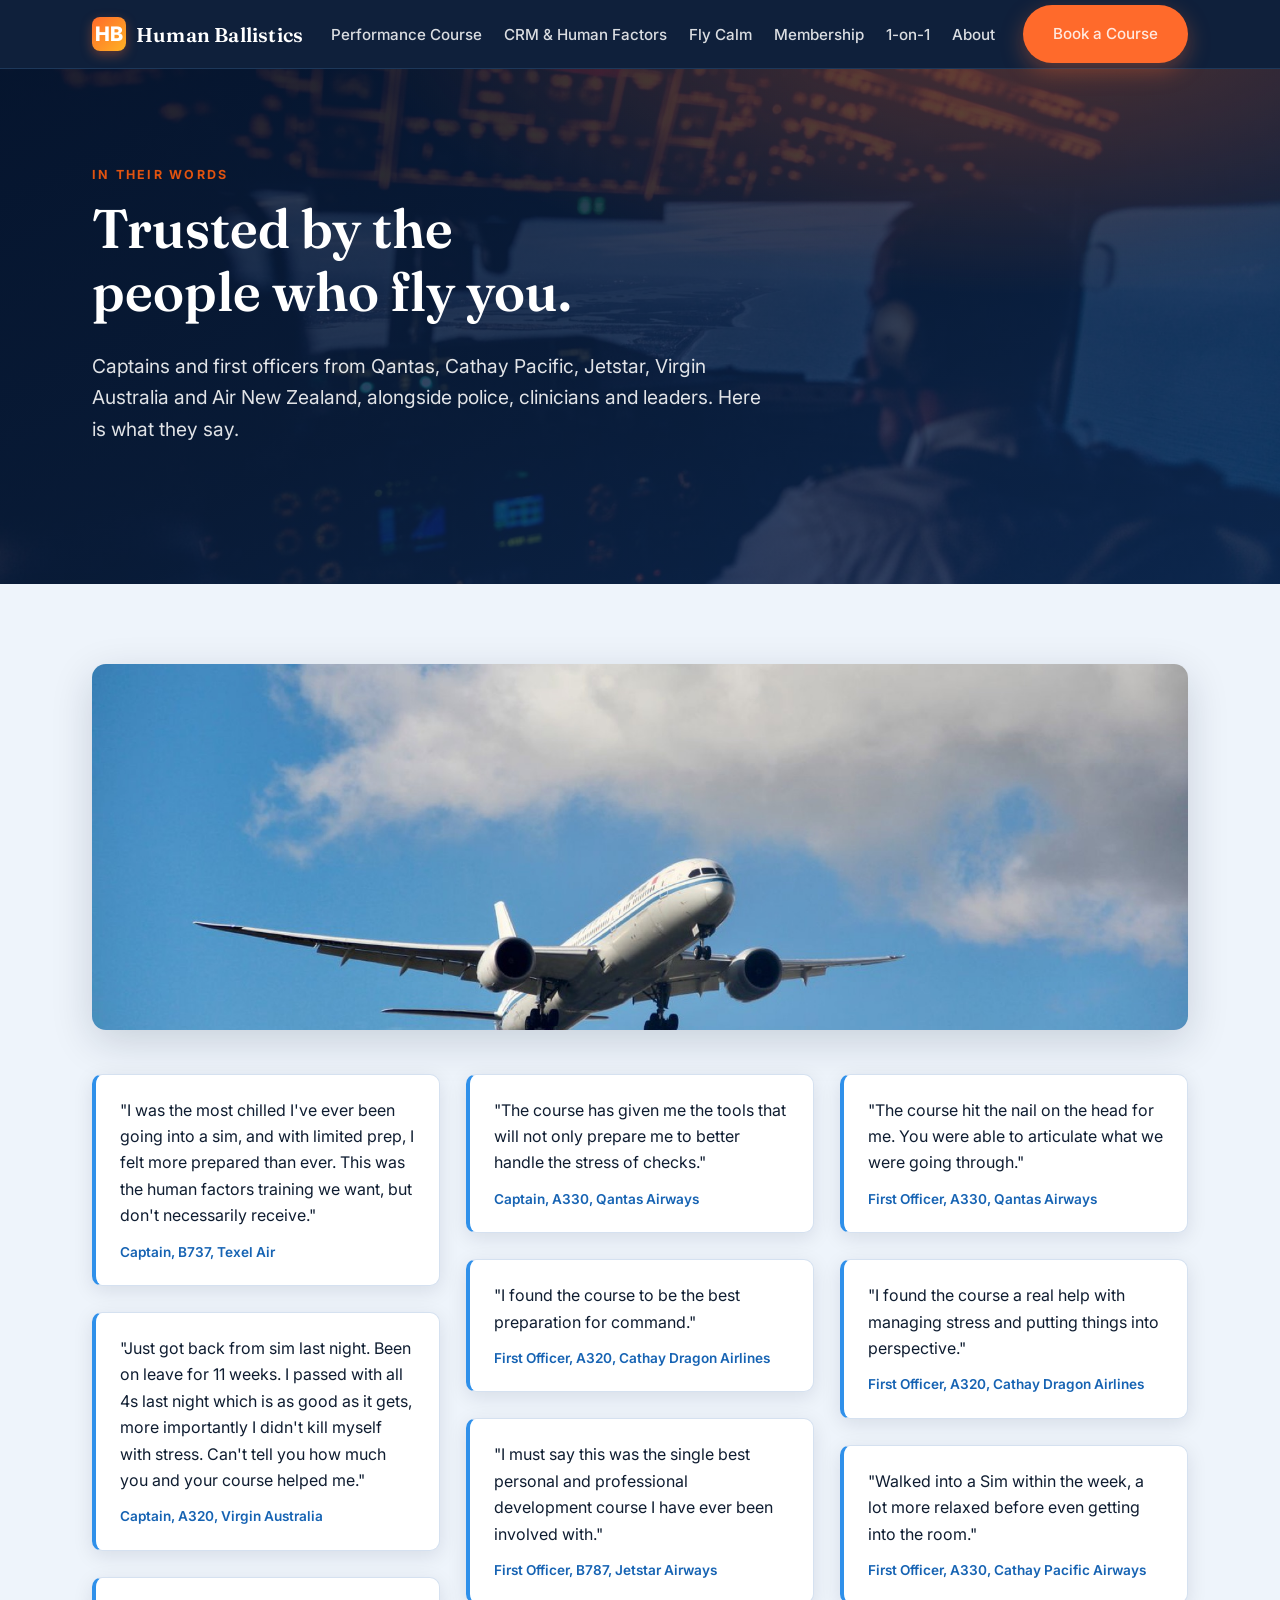
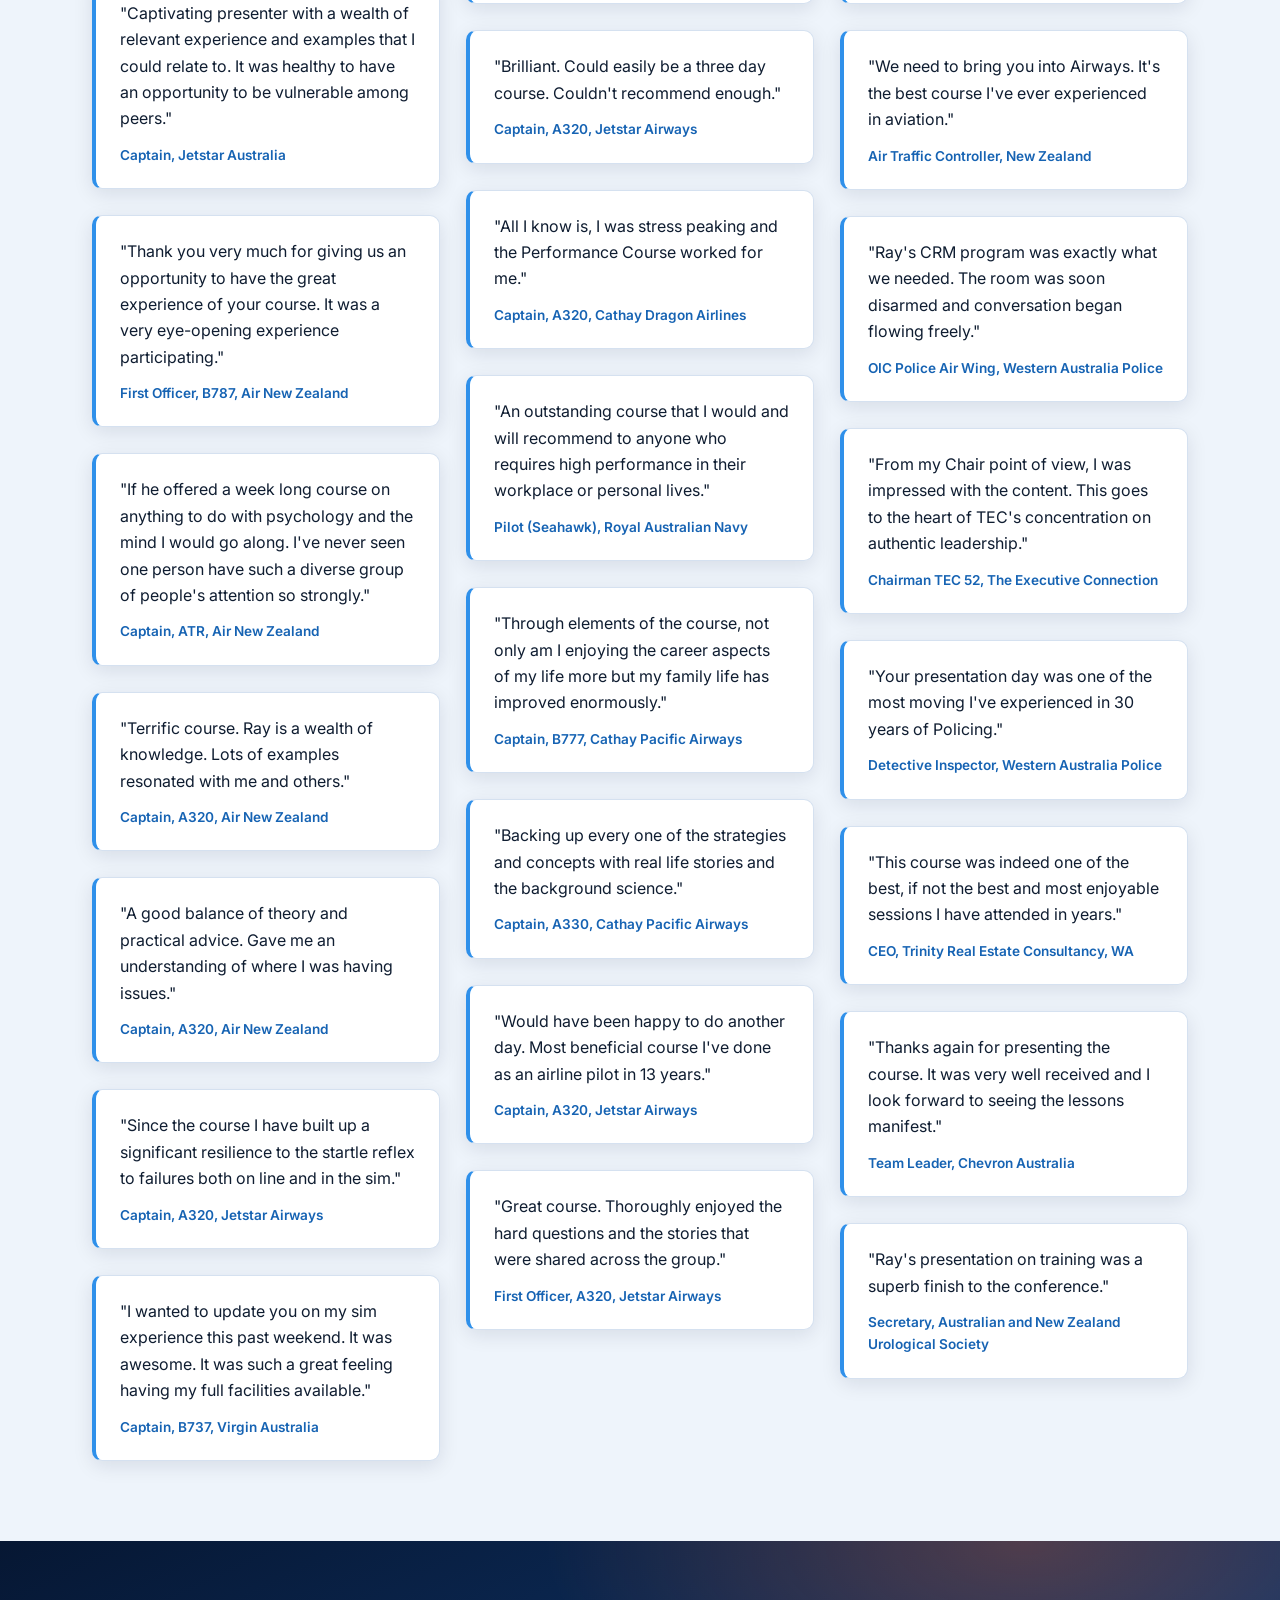
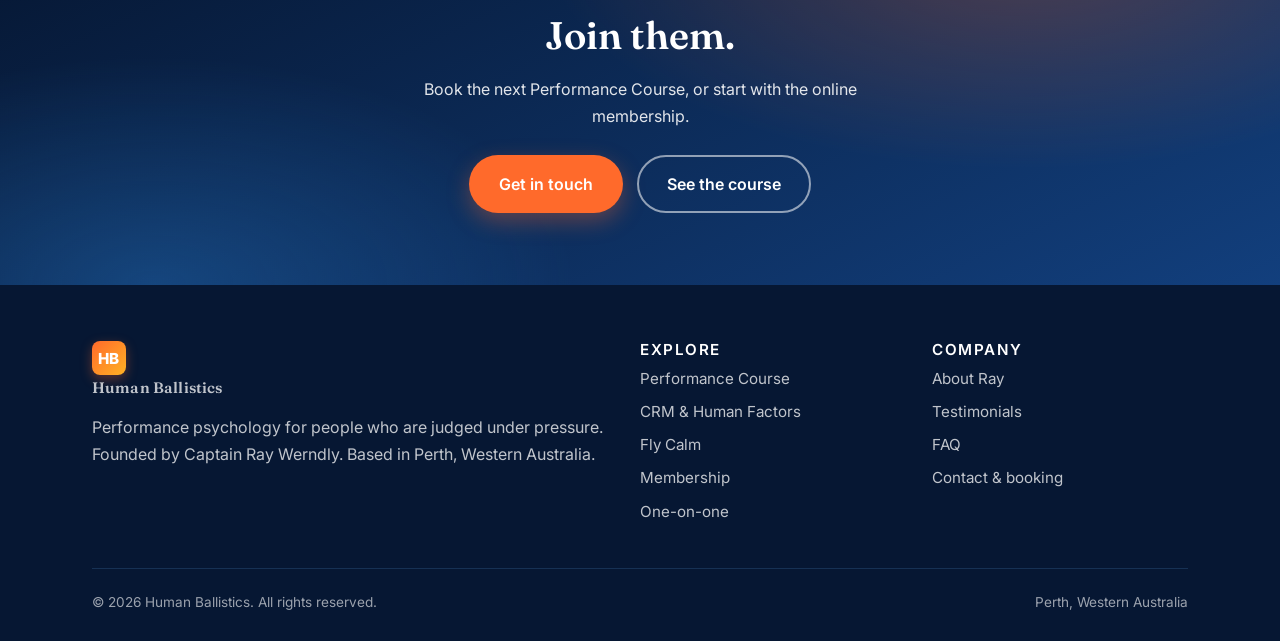
<file: testimonials.html>
<!DOCTYPE html>
<html lang="en-AU">
<head>
  <meta charset="UTF-8">
  <meta name="viewport" content="width=device-width, initial-scale=1.0">
  <title>Testimonials | Human Ballistics</title>
  <meta name="description" content="What captains, first officers, police, clinicians and leaders say about Human Ballistics and the Performance Course.">
  <link rel="preconnect" href="https://fonts.googleapis.com">
  <link rel="preconnect" href="https://fonts.gstatic.com" crossorigin>
  <link href="https://fonts.googleapis.com/css2?family=Fraunces:opsz,wght@9..144,400;9..144,600&family=Inter:wght@400;500;600;700&display=swap" rel="stylesheet">
  <link rel="stylesheet" href="css/styles.css">
</head>
<body>

  <header class="site-header">
    <div class="container nav">
      <a class="brand" href="index.html"><span class="mark">HB</span> Human Ballistics</a>
      <button class="nav-toggle" aria-label="Menu">&#9776;</button>
      <ul class="nav-links">
        <li><a href="performance-course.html">Performance Course</a></li>
        <li><a href="crm-humanfactors.html">CRM &amp; Human Factors</a></li>
        <li><a href="fly-calm.html">Fly Calm</a></li>
        <li><a href="membership.html">Membership</a></li>
        <li><a href="one-on-one.html">1-on-1</a></li>
        <li><a href="about.html">About</a></li>
        <li class="nav-cta"><a class="btn btn-primary" href="contact.html">Book a Course</a></li>
      </ul>
    </div>
  </header>

  <section class="hero hero--photo" style="background-image:url('assets/testimonials-hero.jpg')">
    <div class="container">
      <p class="eyebrow">In their words</p>
      <h1>Trusted by the people who fly you.</h1>
      <p class="lead">Captains and first officers from Qantas, Cathay Pacific, Jetstar, Virgin Australia and Air New Zealand, alongside police, clinicians and leaders. Here is what they say.</p>
    </div>
  </section>

  <section class="section">
    <div class="container">
      <img class="banner-img" src="assets/testimonials-airliner.jpg" alt="A commercial airliner climbing into a bright blue sky." style="margin-bottom:44px">
      <div class="quote-grid">
        <div class="quote"><p>"I was the most chilled I've ever been going into a sim, and with limited prep, I felt more prepared than ever. This was the human factors training we want, but don't necessarily receive."</p><div class="who">Captain, B737, Texel Air</div></div>
        <div class="quote"><p>"Just got back from sim last night. Been on leave for 11 weeks. I passed with all 4s last night which is as good as it gets, more importantly I didn't kill myself with stress. Can't tell you how much you and your course helped me."</p><div class="who">Captain, A320, Virgin Australia</div></div>
        <div class="quote"><p>"Captivating presenter with a wealth of relevant experience and examples that I could relate to. It was healthy to have an opportunity to be vulnerable among peers."</p><div class="who">Captain, Jetstar Australia</div></div>
        <div class="quote"><p>"Thank you very much for giving us an opportunity to have the great experience of your course. It was a very eye-opening experience participating."</p><div class="who">First Officer, B787, Air New Zealand</div></div>
        <div class="quote"><p>"If he offered a week long course on anything to do with psychology and the mind I would go along. I've never seen one person have such a diverse group of people's attention so strongly."</p><div class="who">Captain, ATR, Air New Zealand</div></div>
        <div class="quote"><p>"Terrific course. Ray is a wealth of knowledge. Lots of examples resonated with me and others."</p><div class="who">Captain, A320, Air New Zealand</div></div>
        <div class="quote"><p>"A good balance of theory and practical advice. Gave me an understanding of where I was having issues."</p><div class="who">Captain, A320, Air New Zealand</div></div>
        <div class="quote"><p>"Since the course I have built up a significant resilience to the startle reflex to failures both on line and in the sim."</p><div class="who">Captain, A320, Jetstar Airways</div></div>
        <div class="quote"><p>"I wanted to update you on my sim experience this past weekend. It was awesome. It was such a great feeling having my full facilities available."</p><div class="who">Captain, B737, Virgin Australia</div></div>
        <div class="quote"><p>"The course has given me the tools that will not only prepare me to better handle the stress of checks."</p><div class="who">Captain, A330, Qantas Airways</div></div>
        <div class="quote"><p>"I found the course to be the best preparation for command."</p><div class="who">First Officer, A320, Cathay Dragon Airlines</div></div>
        <div class="quote"><p>"I must say this was the single best personal and professional development course I have ever been involved with."</p><div class="who">First Officer, B787, Jetstar Airways</div></div>
        <div class="quote"><p>"Brilliant. Could easily be a three day course. Couldn't recommend enough."</p><div class="who">Captain, A320, Jetstar Airways</div></div>
        <div class="quote"><p>"All I know is, I was stress peaking and the Performance Course worked for me."</p><div class="who">Captain, A320, Cathay Dragon Airlines</div></div>
        <div class="quote"><p>"An outstanding course that I would and will recommend to anyone who requires high performance in their workplace or personal lives."</p><div class="who">Pilot (Seahawk), Royal Australian Navy</div></div>
        <div class="quote"><p>"Through elements of the course, not only am I enjoying the career aspects of my life more but my family life has improved enormously."</p><div class="who">Captain, B777, Cathay Pacific Airways</div></div>
        <div class="quote"><p>"Backing up every one of the strategies and concepts with real life stories and the background science."</p><div class="who">Captain, A330, Cathay Pacific Airways</div></div>
        <div class="quote"><p>"Would have been happy to do another day. Most beneficial course I've done as an airline pilot in 13 years."</p><div class="who">Captain, A320, Jetstar Airways</div></div>
        <div class="quote"><p>"Great course. Thoroughly enjoyed the hard questions and the stories that were shared across the group."</p><div class="who">First Officer, A320, Jetstar Airways</div></div>
        <div class="quote"><p>"The course hit the nail on the head for me. You were able to articulate what we were going through."</p><div class="who">First Officer, A330, Qantas Airways</div></div>
        <div class="quote"><p>"I found the course a real help with managing stress and putting things into perspective."</p><div class="who">First Officer, A320, Cathay Dragon Airlines</div></div>
        <div class="quote"><p>"Walked into a Sim within the week, a lot more relaxed before even getting into the room."</p><div class="who">First Officer, A330, Cathay Pacific Airways</div></div>
        <div class="quote"><p>"We need to bring you into Airways. It's the best course I've ever experienced in aviation."</p><div class="who">Air Traffic Controller, New Zealand</div></div>
        <div class="quote"><p>"Ray's CRM program was exactly what we needed. The room was soon disarmed and conversation began flowing freely."</p><div class="who">OIC Police Air Wing, Western Australia Police</div></div>
        <div class="quote"><p>"From my Chair point of view, I was impressed with the content. This goes to the heart of TEC's concentration on authentic leadership."</p><div class="who">Chairman TEC 52, The Executive Connection</div></div>
        <div class="quote"><p>"Your presentation day was one of the most moving I've experienced in 30 years of Policing."</p><div class="who">Detective Inspector, Western Australia Police</div></div>
        <div class="quote"><p>"This course was indeed one of the best, if not the best and most enjoyable sessions I have attended in years."</p><div class="who">CEO, Trinity Real Estate Consultancy, WA</div></div>
        <div class="quote"><p>"Thanks again for presenting the course. It was very well received and I look forward to seeing the lessons manifest."</p><div class="who">Team Leader, Chevron Australia</div></div>
        <div class="quote"><p>"Ray's presentation on training was a superb finish to the conference."</p><div class="who">Secretary, Australian and New Zealand Urological Society</div></div>
      </div>
    </div>
  </section>

  <section class="cta-band">
    <div class="container">
      <h2>Join them.</h2>
      <p>Book the next Performance Course, or start with the online membership.</p>
      <div class="hero-cta" style="justify-content:center">
        <a class="btn btn-primary" href="contact.html">Get in touch</a>
        <a class="btn btn-ghost" href="performance-course.html">See the course</a>
      </div>
    </div>
  </section>

  <footer class="site-footer">
    <div class="container">
      <div class="footer-grid">
        <div>
          <a class="brand" href="index.html" style="margin-bottom:14px"><span class="mark">HB</span> Human Ballistics</a>
          <p>Performance psychology for people who are judged under pressure. Founded by Captain Ray Werndly. Based in Perth, Western Australia.</p>
        </div>
        <div>
          <h4>Explore</h4>
          <a href="performance-course.html">Performance Course</a>
          <a href="crm-humanfactors.html">CRM &amp; Human Factors</a>
          <a href="fly-calm.html">Fly Calm</a>
          <a href="membership.html">Membership</a>
          <a href="one-on-one.html">One-on-one</a>
        </div>
        <div>
          <h4>Company</h4>
          <a href="about.html">About Ray</a>
          <a href="testimonials.html">Testimonials</a>
          <a href="faq.html">FAQ</a>
          <a href="contact.html">Contact &amp; booking</a>
        </div>
      </div>
      <!-- REBRAND NOTE: when the business is renamed, replace "Human Ballistics" and the "HB" monogram everywhere, and turn the line below into: Formerly Human Ballistics (humanballistics.com). -->
      <div class="footer-bottom">
        <span>&copy; <span class="year">2026</span> Human Ballistics. All rights reserved.</span>
        <span>Perth, Western Australia</span>
      </div>
    </div>
  </footer>

  <script src="js/main.js"></script>
</body>
</html>
</file>
<file: css/styles.css>
/* =========================================================
   Human Ballistics - shared stylesheet
   "Flight deck at dusk" aviation palette, sales-forward.
   Deep sky-blue gradients + sunset glow, with a punchy
   sunset-orange call-to-action colour.
   To rebrand: change the palette values in :root below and
   the wordmark text in each page header.
   ========================================================= */

:root {
  /* Deep sky (backgrounds, headers, gradients) */
  --navy: #061733;
  --navy-2: #0c2a57;
  --slate: #123f7d;

  /* Sky blue (aviation accent) */
  --sky: #2f90ea;
  --sky-light: #6bb8ff;
  --sky-dark: #1663b3;

  /* Sunset orange (the sales / call-to-action colour) */
  --accent: #ff6a2b;
  --accent-dark: #e2530f;

  /* Instrument amber (numbers, highlights). --amber kept as an
     alias so any older references still resolve. */
  --gold: #ffb224;
  --gold-dark: #d98a00;
  --amber: #ffb224;
  --amber-dark: #d98a00;

  --cream: #eef4fb;
  --ink: #0f1d31;
  --muted: #536178;
  --line: #d5e1f0;
  --white: #ffffff;

  --maxw: 1140px;
  --radius: 14px;
  --shadow: 0 12px 42px rgba(6, 23, 51, 0.16);
  --shadow-soft: 0 5px 20px rgba(6, 23, 51, 0.10);

  --font-head: "Fraunces", Georgia, "Times New Roman", serif;
  --font-body: "Inter", -apple-system, BlinkMacSystemFont, "Segoe UI", Roboto, Helvetica, Arial, sans-serif;
}

* { box-sizing: border-box; }

html { scroll-behavior: smooth; }

body {
  margin: 0;
  font-family: var(--font-body);
  color: var(--ink);
  background: var(--cream);
  line-height: 1.65;
  -webkit-font-smoothing: antialiased;
}

h1, h2, h3, h4 {
  font-family: var(--font-head);
  font-weight: 600;
  line-height: 1.15;
  color: var(--navy);
  margin: 0 0 0.5em;
}

h1 { font-size: clamp(2.1rem, 5vw, 3.4rem); }
h2 { font-size: clamp(1.6rem, 3.4vw, 2.4rem); }
h3 { font-size: clamp(1.2rem, 2.2vw, 1.5rem); }

p { margin: 0 0 1.1em; }

a { color: var(--sky-dark); text-decoration: none; }
a:hover { text-decoration: underline; }

img { max-width: 100%; display: block; }

.container {
  width: 100%;
  max-width: var(--maxw);
  margin: 0 auto;
  padding: 0 22px;
}

.eyebrow {
  text-transform: uppercase;
  letter-spacing: 0.18em;
  font-size: 0.78rem;
  font-weight: 700;
  color: var(--accent-dark);
  margin-bottom: 0.8rem;
}

/* ---------- Buttons ---------- */
.btn {
  display: inline-block;
  padding: 14px 28px;
  border-radius: 999px;
  font-weight: 600;
  font-size: 1rem;
  cursor: pointer;
  border: 2px solid transparent;
  transition: transform 0.15s ease, box-shadow 0.15s ease, background 0.15s ease;
  text-decoration: none;
}
.btn:hover { text-decoration: none; transform: translateY(-2px); }
.btn-primary {
  background: var(--accent);
  color: var(--white);
  box-shadow: 0 8px 22px rgba(255, 106, 43, 0.34);
}
.btn-primary:hover { background: var(--accent-dark); color: var(--white); box-shadow: 0 10px 26px rgba(255, 106, 43, 0.42); }
.btn-ghost { background: transparent; color: var(--white); border-color: rgba(255,255,255,0.55); }
.btn-ghost:hover { background: rgba(255,255,255,0.14); }
.btn-dark { background: var(--sky); color: var(--white); }
.btn-dark:hover { background: var(--sky-dark); color: var(--white); }

/* ---------- Header / nav ---------- */
.site-header {
  position: sticky;
  top: 0;
  z-index: 50;
  background: rgba(6, 23, 51, 0.96);
  backdrop-filter: blur(8px);
  color: var(--white);
  border-bottom: 1px solid rgba(107,184,255,0.16);
}
.nav {
  display: flex;
  align-items: center;
  justify-content: space-between;
  height: 68px;
}
.brand {
  display: flex;
  align-items: center;
  gap: 10px;
  color: var(--white);
  font-family: var(--font-head);
  font-weight: 600;
  font-size: 1.25rem;
  letter-spacing: 0.01em;
}
.brand:hover { text-decoration: none; }
.brand .mark {
  width: 34px; height: 34px;
  display: grid; place-items: center;
  border-radius: 8px;
  background: linear-gradient(135deg, var(--accent) 0%, var(--gold) 100%);
  color: var(--white);
  font-weight: 800;
  font-family: var(--font-body);
  box-shadow: 0 4px 12px rgba(255,106,43,0.35);
}
.nav-links {
  display: flex;
  align-items: center;
  gap: 22px;
  list-style: none;
  margin: 0; padding: 0;
}
.nav-links a {
  color: rgba(255,255,255,0.85);
  font-size: 0.95rem;
  font-weight: 500;
}
.nav-links a:hover { color: var(--white); text-decoration: none; }
.nav-links a.active { color: var(--sky-light); }
.nav-cta { margin-left: 6px; }

.nav-toggle {
  display: none;
  background: none;
  border: 0;
  color: var(--white);
  font-size: 1.6rem;
  cursor: pointer;
}

/* ---------- Hero ---------- */
.hero {
  background:
    radial-gradient(1100px 480px at 78% -15%, rgba(255,106,43,0.30), transparent 60%),
    radial-gradient(900px 520px at 8% 8%, rgba(47,144,234,0.34), transparent 58%),
    linear-gradient(155deg, var(--navy) 0%, var(--navy-2) 46%, var(--slate) 100%);
  color: var(--white);
  padding: 96px 0 104px;
  position: relative;
  overflow: hidden;
}
.hero h1 { color: var(--white); max-width: 15ch; }
.hero .lead {
  font-size: 1.2rem;
  color: rgba(255,255,255,0.88);
  max-width: 56ch;
  margin-bottom: 1.8em;
}
.hero-cta { display: flex; gap: 14px; flex-wrap: wrap; }
.hero-stats {
  display: flex;
  gap: 40px;
  margin-top: 56px;
  flex-wrap: wrap;
}
.hero-stats .stat strong {
  display: block;
  font-family: var(--font-head);
  font-size: 2.2rem;
  color: var(--gold);
}
.hero-stats .stat span { color: rgba(255,255,255,0.78); font-size: 0.95rem; }

/* ---------- Sections ---------- */
.section { padding: 80px 0; }
.section-tight { padding: 56px 0; }
.section.alt { background: var(--white); }
.section-head { max-width: 62ch; margin-bottom: 44px; }
.section-head.center { margin-left: auto; margin-right: auto; text-align: center; }

/* ---------- Cards / grid ---------- */
.grid { display: grid; gap: 26px; }
.grid-3 { grid-template-columns: repeat(3, 1fr); }
.grid-2 { grid-template-columns: repeat(2, 1fr); }

.card {
  background: var(--white);
  border: 1px solid var(--line);
  border-radius: var(--radius);
  padding: 30px;
  box-shadow: var(--shadow-soft);
  transition: transform 0.18s ease, box-shadow 0.18s ease;
}
.card:hover { transform: translateY(-4px); box-shadow: var(--shadow); }
.card .icon {
  width: 48px; height: 48px;
  border-radius: 12px;
  background: rgba(47,144,234,0.14);
  color: var(--sky-dark);
  display: grid; place-items: center;
  font-size: 1.4rem;
  margin-bottom: 16px;
}
.card h3 { margin-bottom: 0.4em; }
.card p { color: var(--muted); margin-bottom: 0; }

/* Price cards */
.price-card { display: flex; flex-direction: column; }
.price-card .price {
  font-family: var(--font-head);
  font-size: 2.2rem;
  color: var(--navy);
  margin: 6px 0 2px;
}
.price-card .price small { font-size: 0.9rem; color: var(--muted); font-family: var(--font-body); }
.price-card ul { list-style: none; padding: 0; margin: 18px 0 24px; }
.price-card li { padding: 7px 0 7px 28px; position: relative; color: var(--ink); }
.price-card li::before {
  content: "\2713";
  position: absolute; left: 0; top: 7px;
  color: var(--accent); font-weight: 700;
}
.price-card .btn { margin-top: auto; text-align: center; }
.price-card.featured { border-color: var(--accent); border-width: 2px; box-shadow: var(--shadow); position: relative; }
.badge-pop {
  position: absolute; top: -13px; right: 22px;
  background: var(--accent); color: var(--white);
  font-size: 0.72rem; font-weight: 700; letter-spacing: 0.08em;
  text-transform: uppercase;
  padding: 5px 12px; border-radius: 999px;
  box-shadow: 0 4px 12px rgba(255,106,43,0.35);
}

/* ---------- Split feature ---------- */
.split { display: grid; grid-template-columns: 1fr 1fr; gap: 50px; align-items: center; }
.split .panel {
  background:
    radial-gradient(600px 300px at 85% 0%, rgba(255,106,43,0.24), transparent 60%),
    linear-gradient(155deg, var(--navy) 0%, var(--slate) 100%);
  color: var(--white); border-radius: var(--radius); padding: 40px;
  min-height: 260px; display: flex; flex-direction: column; justify-content: center;
}
.split .panel h3 { color: var(--white); }
.split .panel p { color: rgba(255,255,255,0.85); }

/* ---------- Testimonials ---------- */
.quote-grid { columns: 3; column-gap: 26px; }
.quote {
  break-inside: avoid;
  background: var(--white);
  border: 1px solid var(--line);
  border-left: 4px solid var(--sky);
  border-radius: 10px;
  padding: 22px 24px;
  margin-bottom: 26px;
  box-shadow: var(--shadow-soft);
}
.quote p { font-size: 1rem; color: var(--ink); margin-bottom: 12px; }
.quote .who { font-size: 0.85rem; color: var(--sky-dark); font-weight: 600; }

/* ---------- Steps ---------- */
.steps { counter-reset: step; display: grid; gap: 20px; }
.step { display: flex; gap: 18px; align-items: flex-start; }
.step .num {
  counter-increment: step;
  flex: 0 0 auto;
  width: 40px; height: 40px; border-radius: 50%;
  background: linear-gradient(135deg, var(--sky) 0%, var(--slate) 100%);
  color: var(--white);
  display: grid; place-items: center; font-weight: 700;
}
.step .num::before { content: counter(step); }
.step h4 { margin-bottom: 0.2em; }
.step p { color: var(--muted); margin-bottom: 0; }

/* ---------- CTA band ---------- */
.cta-band {
  background:
    radial-gradient(800px 380px at 80% 0%, rgba(255,106,43,0.28), transparent 60%),
    radial-gradient(700px 380px at 12% 100%, rgba(47,144,234,0.28), transparent 60%),
    linear-gradient(155deg, var(--navy) 0%, var(--slate) 100%);
  color: var(--white); text-align: center; padding: 72px 0;
}
.cta-band h2 { color: var(--white); }
.cta-band p { color: rgba(255,255,255,0.88); max-width: 52ch; margin: 0 auto 1.6em; }

/* ---------- FAQ ---------- */
.faq details {
  background: var(--white); border: 1px solid var(--line);
  border-radius: 10px; padding: 4px 22px; margin-bottom: 14px;
}
.faq summary {
  cursor: pointer; font-weight: 600; color: var(--navy);
  padding: 16px 0; list-style: none;
}
.faq summary::-webkit-details-marker { display: none; }
.faq summary::after { content: "+"; float: right; color: var(--accent-dark); font-size: 1.3rem; }
.faq details[open] summary::after { content: "\2212"; }
.faq details p { color: var(--muted); padding-bottom: 8px; }

/* ---------- Footer ---------- */
.site-footer {
  background: var(--navy); color: rgba(255,255,255,0.75);
  padding: 56px 0 28px; margin-top: 0;
}
.footer-grid { display: grid; grid-template-columns: 2fr 1fr 1fr; gap: 36px; }
.site-footer h4 { color: var(--white); font-family: var(--font-body); font-size: 0.95rem; text-transform: uppercase; letter-spacing: 0.1em; }
.site-footer a { color: rgba(255,255,255,0.75); display: block; margin-bottom: 8px; font-size: 0.95rem; }
.site-footer a:hover { color: var(--sky-light); text-decoration: none; }
.footer-bottom {
  border-top: 1px solid rgba(107,184,255,0.16);
  margin-top: 36px; padding-top: 22px;
  display: flex; justify-content: space-between; flex-wrap: wrap; gap: 10px;
  font-size: 0.85rem; color: rgba(255,255,255,0.6);
}

/* ---------- Utility ---------- */
.center { text-align: center; }
.mt-0 { margin-top: 0; }
.lead { font-size: 1.15rem; color: var(--muted); }
.pill {
  display: inline-block; padding: 5px 14px; border-radius: 999px;
  background: rgba(47,144,234,0.14); color: var(--sky-dark);
  font-size: 0.8rem; font-weight: 600; margin-bottom: 12px;
}
.note {
  background: rgba(255,178,36,0.12);
  border: 1px solid rgba(255,178,36,0.42);
  border-radius: 10px; padding: 16px 20px; color: var(--ink);
}

/* ---------- Photo hero (a real image behind the brand gradient) ----------
   Each page sets its own background-image inline on the .hero--photo section,
   for example: <section class="hero hero--photo" style="background-image:url('assets/xxx.jpg')">
   The ::before overlay keeps the same darkening gradient and orange glow on
   every page, so the heroes feel uniform while each photo differs.            */
.hero--photo {
  position: relative;
  isolation: isolate;
  background-size: cover;
  background-position: center 40%;
  background-repeat: no-repeat;
}
.hero--photo::before {
  content: "";
  position: absolute;
  inset: 0;
  z-index: 0;
  pointer-events: none;
  background:
    radial-gradient(1100px 480px at 80% -12%, rgba(255,106,43,0.30), transparent 60%),
    linear-gradient(155deg, rgba(6,23,51,0.90) 0%, rgba(10,32,66,0.82) 48%, rgba(16,52,104,0.72) 100%);
}
.hero--photo > .container { position: relative; z-index: 1; }

/* ---------- Images ---------- */
.figure-img {
  width: 100%;
  border-radius: var(--radius);
  box-shadow: var(--shadow);
  display: block;
}
.figure-cap {
  font-size: 0.88rem;
  color: var(--muted);
  margin-top: 10px;
  text-align: center;
}
/* Dark frame for diagrams that have a black background (e.g. the performance curve) */
.figure-dark {
  background: linear-gradient(160deg, var(--navy) 0%, var(--slate) 100%);
  border-radius: var(--radius);
  padding: 22px;
  box-shadow: var(--shadow);
}
.figure-dark img { width: 100%; border-radius: 8px; display: block; }
.media-round { border-radius: var(--radius); box-shadow: var(--shadow); width: 100%; aspect-ratio: 3 / 2; object-fit: cover; display: block; }
/* Wide cinematic banner (e.g. an airliner across the top of a page) */
.banner-img {
  width: 100%; aspect-ratio: 3 / 1; object-fit: cover; object-position: center 45%;
  border-radius: var(--radius); box-shadow: var(--shadow); display: block;
}
@media (max-width: 700px) { .banner-img { aspect-ratio: 16 / 10; } }

/* Small country flag next to a heading */
.flag {
  width: 26px; height: auto; border-radius: 4px;
  vertical-align: middle; margin-right: 9px;
  box-shadow: 0 1px 3px rgba(6,23,51,0.25);
}

/* ---------- Responsive ---------- */
@media (max-width: 900px) {
  .grid-3 { grid-template-columns: 1fr; }
  .grid-2 { grid-template-columns: 1fr; }
  .split { grid-template-columns: 1fr; }
  .quote-grid { columns: 2; }
  .footer-grid { grid-template-columns: 1fr 1fr; }
  .nav-links {
    display: none;
    position: absolute; top: 68px; left: 0; right: 0;
    flex-direction: column; align-items: flex-start;
    background: var(--navy); padding: 18px 22px; gap: 16px;
    border-bottom: 1px solid rgba(107,184,255,0.16);
  }
  .nav-links.open { display: flex; }
  .nav-toggle { display: block; }
  .hero-stats { gap: 28px; }
}
@media (max-width: 560px) {
  .quote-grid { columns: 1; }
  .footer-grid { grid-template-columns: 1fr; }
  .hero { padding: 68px 0 76px; }
  .section { padding: 56px 0; }
}
</file>
